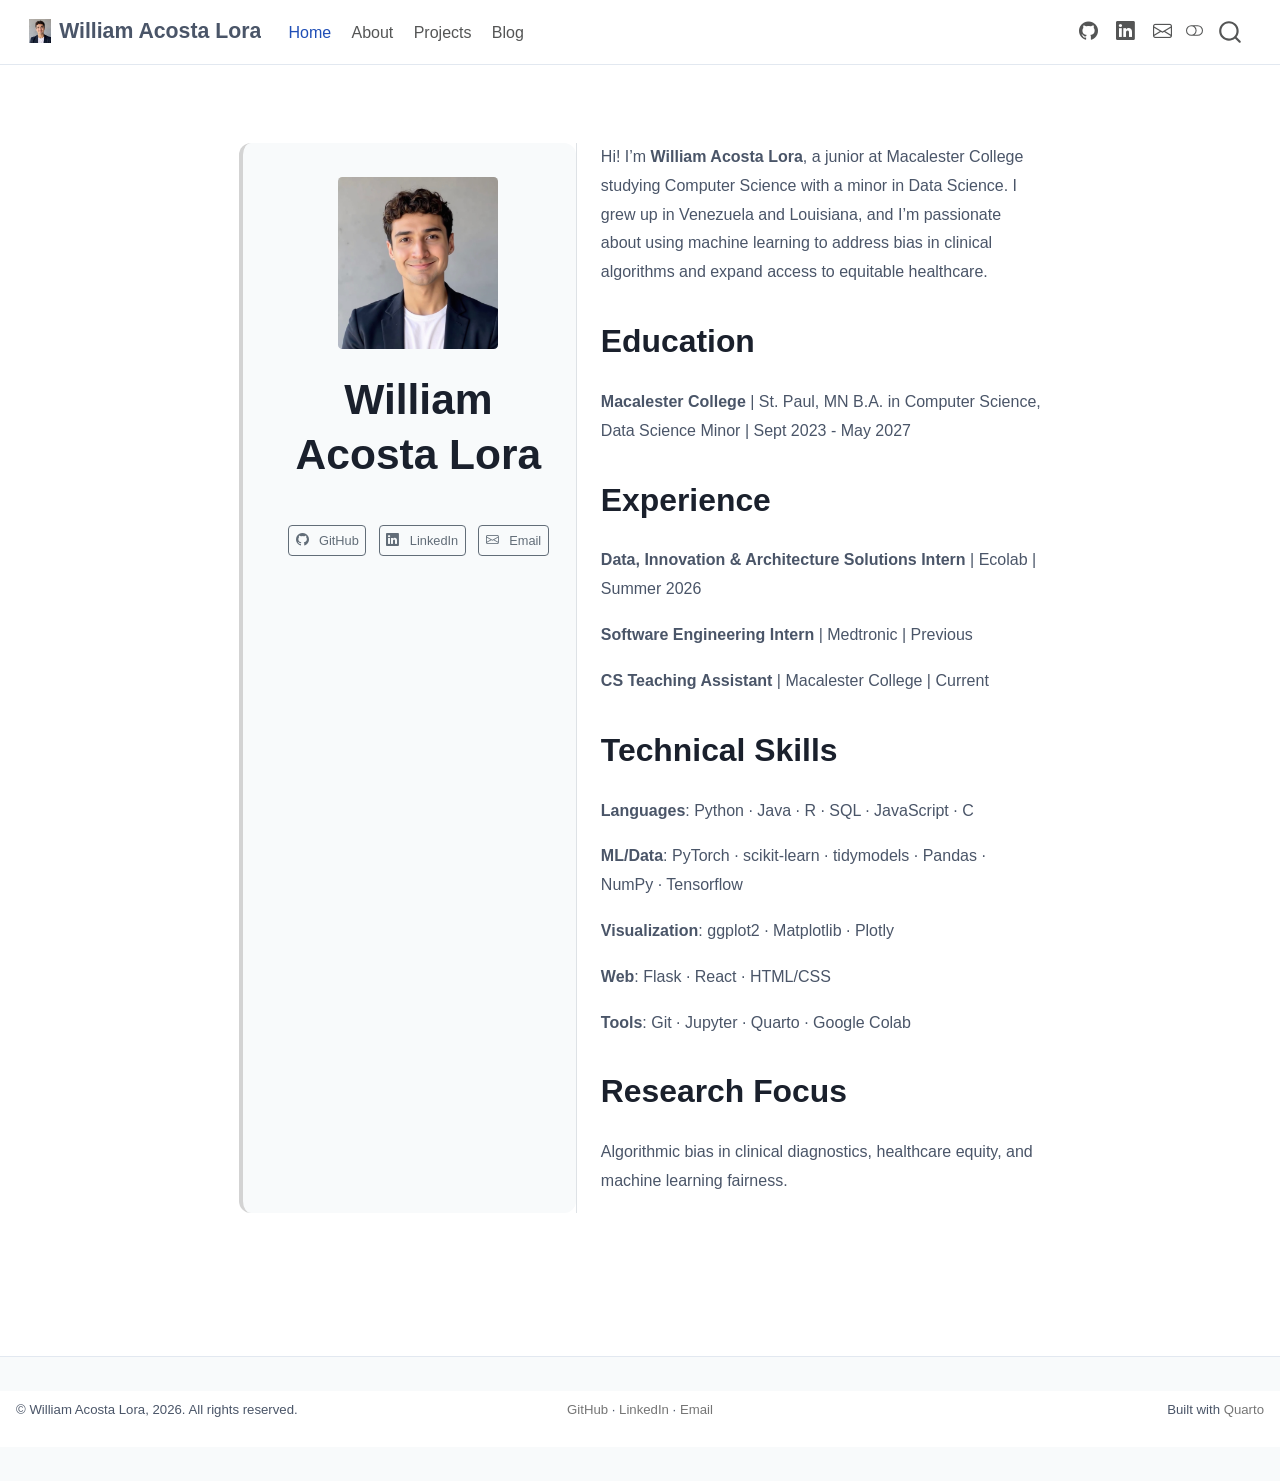
<file: docs/index.html>
<!DOCTYPE html>
<html xmlns="http://www.w3.org/1999/xhtml" lang="en" xml:lang="en"><head>

<meta charset="utf-8">
<meta name="generator" content="quarto-1.9.37">

<meta name="viewport" content="width=device-width, initial-scale=1.0, user-scalable=yes">


<title>William Acosta Lora – William Acosta Lora | Computer Science &amp; Healthcare Equity</title>
<style>
/* Default styles provided by pandoc.
** See https://pandoc.org/MANUAL.html#variables-for-html for config info.
*/
code{white-space: pre-wrap;}
span.smallcaps{font-variant: small-caps;}
div.columns{display: flex; gap: min(4vw, 1.5em);}
div.column{flex: auto; overflow-x: auto;}
div.hanging-indent{margin-left: 1.5em; text-indent: -1.5em;}
ul.task-list{list-style: none;}
ul.task-list li input[type="checkbox"] {
  width: 0.8em;
  margin: 0 0.8em 0.2em -1em; /* quarto-specific, see https://github.com/quarto-dev/quarto-cli/issues/4556 */ 
  vertical-align: middle;
}
</style>


<script src="site_libs/quarto-nav/quarto-nav.js"></script>
<script src="site_libs/quarto-nav/headroom.min.js"></script>
<script src="site_libs/clipboard/clipboard.min.js"></script>
<script src="site_libs/quarto-search/autocomplete.umd.js"></script>
<script src="site_libs/quarto-search/fuse.min.js"></script>
<script src="site_libs/quarto-search/quarto-search.js"></script>
<meta name="quarto:offset" content="./">
<script src="site_libs/quarto-html/quarto.js" type="module"></script>
<script src="site_libs/quarto-html/tabsets/tabsets.js" type="module"></script>
<script src="site_libs/quarto-html/popper.min.js"></script>
<script src="site_libs/quarto-html/tippy.umd.min.js"></script>
<link href="site_libs/quarto-html/tippy.css" rel="stylesheet">
<link href="site_libs/quarto-html/quarto-syntax-highlighting-7f8f88aac4f3542376d5c11b86a4c14d.css" rel="stylesheet" class="quarto-color-scheme" id="quarto-text-highlighting-styles">
<link href="site_libs/quarto-html/quarto-syntax-highlighting-dark-d0ae9245876894da5ac7e18953ecc5cc.css" rel="stylesheet" class="quarto-color-scheme quarto-color-alternate" id="quarto-text-highlighting-styles">
<link href="site_libs/quarto-html/quarto-syntax-highlighting-7f8f88aac4f3542376d5c11b86a4c14d.css" rel="stylesheet" class="quarto-color-scheme-extra" id="quarto-text-highlighting-styles">
<script src="site_libs/bootstrap/bootstrap.min.js"></script>
<link href="site_libs/bootstrap/bootstrap-icons.css" rel="stylesheet">
<link href="site_libs/bootstrap/bootstrap-b50fcc45842fcdedd5db528f06bb1f8f.min.css" rel="stylesheet" append-hash="true" class="quarto-color-scheme" id="quarto-bootstrap" data-mode="light">
<link href="site_libs/bootstrap/bootstrap-dark-d4e945a340e6152c7167dc577a656a9c.min.css" rel="stylesheet" append-hash="true" class="quarto-color-scheme quarto-color-alternate" id="quarto-bootstrap" data-mode="light">
<link href="site_libs/bootstrap/bootstrap-b50fcc45842fcdedd5db528f06bb1f8f.min.css" rel="stylesheet" append-hash="true" class="quarto-color-scheme-extra" id="quarto-bootstrap" data-mode="light">
<script id="quarto-search-options" type="application/json">{
  "location": "navbar",
  "copy-button": false,
  "collapse-after": 3,
  "panel-placement": "end",
  "type": "overlay",
  "limit": 50,
  "keyboard-shortcut": [
    "f",
    "/",
    "s"
  ],
  "show-item-context": false,
  "language": {
    "search-no-results-text": "No results",
    "search-matching-documents-text": "matching documents",
    "search-copy-link-title": "Copy link to search",
    "search-hide-matches-text": "Hide additional matches",
    "search-more-match-text": "more match in this document",
    "search-more-matches-text": "more matches in this document",
    "search-clear-button-title": "Clear",
    "search-text-placeholder": "",
    "search-detached-cancel-button-title": "Cancel",
    "search-submit-button-title": "Submit",
    "search-label": "Search"
  }
}</script>
<style>html{ scroll-behavior: smooth; }</style>


<link rel="stylesheet" href="styles.css">
<meta property="og:title" content="William Acosta Lora – William Acosta Lora | Computer Science &amp; Healthcare Equity">
<meta property="og:image" content="https://williamacostalora.com/images/william_headshot.png">
<meta property="og:site_name" content="William Acosta Lora | Computer Science &amp; Healthcare Equity">
<meta property="og:image:height" content="1154">
<meta property="og:image:width" content="1076">
<meta name="twitter:title" content="William Acosta Lora – William Acosta Lora | Computer Science &amp; Healthcare Equity">
<meta name="twitter:image" content="https://williamacostalora.com/images/william_headshot.png">
<meta name="twitter:image-height" content="1154">
<meta name="twitter:image-width" content="1076">
<meta name="twitter:card" content="summary_large_image">
</head>

<body class="nav-fixed fullcontent quarto-light"><script id="quarto-html-before-body" type="application/javascript">
    const toggleBodyColorMode = (bsSheetEl) => {
      const mode = bsSheetEl.getAttribute("data-mode");
      const bodyEl = window.document.querySelector("body");
      if (mode === "dark") {
        bodyEl.classList.add("quarto-dark");
        bodyEl.classList.remove("quarto-light");
      } else {
        bodyEl.classList.add("quarto-light");
        bodyEl.classList.remove("quarto-dark");
      }
    }
    const toggleBodyColorPrimary = () => {
      const bsSheetEl = window.document.querySelector("link#quarto-bootstrap:not([rel=disabled-stylesheet])");
      if (bsSheetEl) {
        toggleBodyColorMode(bsSheetEl);
      }
    }
    const setColorSchemeToggle = (alternate) => {
      const toggles = window.document.querySelectorAll('.quarto-color-scheme-toggle');
      for (let i=0; i < toggles.length; i++) {
        const toggle = toggles[i];
        if (toggle) {
          if (alternate) {
            toggle.classList.add("alternate");
          } else {
            toggle.classList.remove("alternate");
          }
        }
      }
    };
    const toggleColorMode = (alternate) => {
      // Switch the stylesheets
      const primaryStylesheets = window.document.querySelectorAll('link.quarto-color-scheme:not(.quarto-color-alternate)');
      const alternateStylesheets = window.document.querySelectorAll('link.quarto-color-scheme.quarto-color-alternate');
      manageTransitions('#quarto-margin-sidebar .nav-link', false);
      if (alternate) {
        // note: dark is layered on light, we don't disable primary!
        enableStylesheet(alternateStylesheets);
        for (const sheetNode of alternateStylesheets) {
          if (sheetNode.id === "quarto-bootstrap") {
            toggleBodyColorMode(sheetNode);
          }
        }
      } else {
        disableStylesheet(alternateStylesheets);
        enableStylesheet(primaryStylesheets)
        toggleBodyColorPrimary();
      }
      manageTransitions('#quarto-margin-sidebar .nav-link', true);
      // Switch the toggles
      setColorSchemeToggle(alternate)
      // Hack to workaround the fact that safari doesn't
      // properly recolor the scrollbar when toggling (#1455)
      if (navigator.userAgent.indexOf('Safari') > 0 && navigator.userAgent.indexOf('Chrome') == -1) {
        manageTransitions("body", false);
        window.scrollTo(0, 1);
        setTimeout(() => {
          window.scrollTo(0, 0);
          manageTransitions("body", true);
        }, 40);
      }
    }
    const disableStylesheet = (stylesheets) => {
      for (let i=0; i < stylesheets.length; i++) {
        const stylesheet = stylesheets[i];
        stylesheet.rel = 'disabled-stylesheet';
      }
    }
    const enableStylesheet = (stylesheets) => {
      for (let i=0; i < stylesheets.length; i++) {
        const stylesheet = stylesheets[i];
        if(stylesheet.rel !== 'stylesheet') { // for Chrome, which will still FOUC without this check
          stylesheet.rel = 'stylesheet';
        }
      }
    }
    const manageTransitions = (selector, allowTransitions) => {
      const els = window.document.querySelectorAll(selector);
      for (let i=0; i < els.length; i++) {
        const el = els[i];
        if (allowTransitions) {
          el.classList.remove('notransition');
        } else {
          el.classList.add('notransition');
        }
      }
    }
    const isFileUrl = () => {
      return window.location.protocol === 'file:';
    }
    const hasAlternateSentinel = () => {
      let styleSentinel = getColorSchemeSentinel();
      if (styleSentinel !== null) {
        return styleSentinel === "alternate";
      } else {
        return false;
      }
    }
    const setStyleSentinel = (alternate) => {
      const value = alternate ? "alternate" : "default";
      if (!isFileUrl()) {
        window.localStorage.setItem("quarto-color-scheme", value);
      } else {
        localAlternateSentinel = value;
      }
    }
    const getColorSchemeSentinel = () => {
      if (!isFileUrl()) {
        const storageValue = window.localStorage.getItem("quarto-color-scheme");
        return storageValue != null ? storageValue : localAlternateSentinel;
      } else {
        return localAlternateSentinel;
      }
    }
    const toggleGiscusIfUsed = (isAlternate, darkModeDefault) => {
      const baseTheme = document.querySelector('#giscus-base-theme')?.value ?? 'light';
      const alternateTheme = document.querySelector('#giscus-alt-theme')?.value ?? 'dark';
      let newTheme = '';
      if(authorPrefersDark) {
        newTheme = isAlternate ? baseTheme : alternateTheme;
      } else {
        newTheme = isAlternate ? alternateTheme : baseTheme;
      }
      const changeGiscusTheme = () => {
        // From: https://github.com/giscus/giscus/issues/336
        const sendMessage = (message) => {
          const iframe = document.querySelector('iframe.giscus-frame');
          if (!iframe) return;
          iframe.contentWindow.postMessage({ giscus: message }, 'https://giscus.app');
        }
        sendMessage({
          setConfig: {
            theme: newTheme
          }
        });
      }
      const isGiscussLoaded = window.document.querySelector('iframe.giscus-frame') !== null;
      if (isGiscussLoaded) {
        changeGiscusTheme();
      }
    };
    const authorPrefersDark = false;
    const darkModeDefault = authorPrefersDark;
      document.querySelector('link#quarto-text-highlighting-styles.quarto-color-scheme-extra').rel = 'disabled-stylesheet';
      document.querySelector('link#quarto-bootstrap.quarto-color-scheme-extra').rel = 'disabled-stylesheet';
    let localAlternateSentinel = darkModeDefault ? 'alternate' : 'default';
    // Dark / light mode switch
    window.quartoToggleColorScheme = () => {
      // Read the current dark / light value
      let toAlternate = !hasAlternateSentinel();
      toggleColorMode(toAlternate);
      setStyleSentinel(toAlternate);
      toggleGiscusIfUsed(toAlternate, darkModeDefault);
      window.dispatchEvent(new Event('resize'));
    };
    // Switch to dark mode if need be
    if (hasAlternateSentinel()) {
      toggleColorMode(true);
    } else {
      toggleColorMode(false);
    }
  </script>

<div id="quarto-search-results"></div>
  <header id="quarto-header" class="headroom fixed-top">
    <nav class="navbar navbar-expand-lg " data-bs-theme="dark">
      <div class="navbar-container container-fluid">
      <div class="navbar-brand-container mx-auto">
    <a href="./index.html" class="navbar-brand navbar-brand-logo">
    <img src="./images/william_headshot.png" alt="" class="navbar-logo light-content">
    <img src="./images/william_headshot.png" alt="" class="navbar-logo dark-content">
    </a>
    <a class="navbar-brand" href="./index.html">
    <span class="navbar-title">William Acosta Lora</span>
    </a>
  </div>
            <div id="quarto-search" class="" title="Search"></div>
          <button class="navbar-toggler" type="button" data-bs-toggle="collapse" data-bs-target="#navbarCollapse" aria-controls="navbarCollapse" role="menu" aria-expanded="false" aria-label="Toggle navigation" onclick="if (window.quartoToggleHeadroom) { window.quartoToggleHeadroom(); }">
  <span class="navbar-toggler-icon"></span>
</button>
          <div class="collapse navbar-collapse" id="navbarCollapse">
            <ul class="navbar-nav navbar-nav-scroll me-auto">
  <li class="nav-item">
    <a class="nav-link active" href="./index.html" aria-current="page"> 
<span class="menu-text">Home</span></a>
  </li>  
  <li class="nav-item">
    <a class="nav-link" href="./about.html"> 
<span class="menu-text">About</span></a>
  </li>  
  <li class="nav-item">
    <a class="nav-link" href="./projects.html"> 
<span class="menu-text">Projects</span></a>
  </li>  
  <li class="nav-item">
    <a class="nav-link" href="./posts.html"> 
<span class="menu-text">Blog</span></a>
  </li>  
</ul>
            <ul class="navbar-nav navbar-nav-scroll ms-auto">
  <li class="nav-item compact">
    <a class="nav-link" href="https://github.com/williamacostalora"> <i class="bi bi-github" role="img">
</i> 
<span class="menu-text"></span></a>
  </li>  
  <li class="nav-item compact">
    <a class="nav-link" href="https://www.linkedin.com/in/william-acosta-lora-2a288829a/"> <i class="bi bi-linkedin" role="img">
</i> 
<span class="menu-text"></span></a>
  </li>  
  <li class="nav-item compact">
    <a class="nav-link" href="mailto:waacosta13@gmail.com"> <i class="bi bi-envelope" role="img">
</i> 
<span class="menu-text"></span></a>
  </li>  
</ul>
          </div> <!-- /navcollapse -->
            <div class="quarto-navbar-tools">
  <a href="" class="quarto-color-scheme-toggle quarto-navigation-tool  px-1" onclick="window.quartoToggleColorScheme(); return false;" title="Toggle dark mode"><i class="bi"></i></a>
</div>
      </div> <!-- /container-fluid -->
    </nav>
</header>
<!-- content -->
<div id="quarto-content" class="quarto-container page-columns page-rows-contents page-layout-article page-navbar">
<!-- sidebar -->
<!-- margin-sidebar -->
    
<!-- main -->
<main class="content" id="quarto-document-content">





<div class="quarto-about-trestles">
  <div class="about-entity">
    <img src="images/william_headshot.png" class="about-image
  rounded " style="width: 10em;">
<header id="title-block-header" class="quarto-title-block default">
<div class="quarto-title">
<h1 class="title">William Acosta Lora</h1>
</div>
<div class="quarto-title-meta">
  </div>
</header>
    <div class="about-links">
  <a href="https://github.com/williamacostalora" class="about-link" rel="" target="">
    <i class="bi bi-github"></i>
     <span class="about-link-text">GitHub</span>
  </a>
  <a href="https://www.linkedin.com/in/william-acosta-lora-2a288829a/" class="about-link" rel="" target="">
    <i class="bi bi-linkedin"></i>
     <span class="about-link-text">LinkedIn</span>
  </a>
  <a href="mailto:waacosta13@gmail.com" class="about-link" rel="" target="">
    <i class="bi bi-envelope"></i>
     <span class="about-link-text">Email</span>
  </a>
</div>
  </div>
  <div class="about-contents"><div id="intro-heading">
<p>Hi! I’m <strong>William Acosta Lora</strong>, a junior at Macalester College studying Computer Science with a minor in Data Science. I grew up in Venezuela and Louisiana, and I’m passionate about using machine learning to address bias in clinical algorithms and expand access to equitable healthcare.</p>
<section id="education" class="level2">
<h2 data-anchor-id="education">Education</h2>
<p><strong>Macalester College</strong> | St.&nbsp;Paul, MN B.A. in Computer Science, Data Science Minor | Sept 2023 - May 2027</p>
</section>
<section id="experience" class="level2">
<h2 data-anchor-id="experience">Experience</h2>
<p><strong>Data, Innovation &amp; Architecture Solutions Intern</strong> | Ecolab | Summer 2026</p>
<p><strong>Software Engineering Intern</strong> | Medtronic | Previous</p>
<p><strong>CS Teaching Assistant</strong> | Macalester College | Current</p>
</section>
<section id="technical-skills" class="level2">
<h2 data-anchor-id="technical-skills">Technical Skills</h2>
<p><strong>Languages</strong>: Python · Java · R · SQL · JavaScript · C</p>
<p><strong>ML/Data</strong>: PyTorch · scikit-learn · tidymodels · Pandas · NumPy · Tensorflow</p>
<p><strong>Visualization</strong>: ggplot2 · Matplotlib · Plotly</p>
<p><strong>Web</strong>: Flask · React · HTML/CSS</p>
<p><strong>Tools</strong>: Git · Jupyter · Quarto · Google Colab</p>
</section>
<section id="research-focus" class="level2">
<h2 data-anchor-id="research-focus">Research Focus</h2>
<p>Algorithmic bias in clinical diagnostics, healthcare equity, and machine learning fairness.</p>
</section>
</div></div>
</div>





</main> <!-- /main -->
<script id="quarto-html-after-body" type="application/javascript">
  window.document.addEventListener("DOMContentLoaded", function (event) {
    // Ensure there is a toggle, if there isn't float one in the top right
    if (window.document.querySelector('.quarto-color-scheme-toggle') === null) {
      const a = window.document.createElement('a');
      a.classList.add('top-right');
      a.classList.add('quarto-color-scheme-toggle');
      a.href = "";
      a.onclick = function() { try { window.quartoToggleColorScheme(); } catch {} return false; };
      const i = window.document.createElement("i");
      i.classList.add('bi');
      a.appendChild(i);
      window.document.body.appendChild(a);
    }
    setColorSchemeToggle(hasAlternateSentinel())
    const isCodeAnnotation = (el) => {
      for (const clz of el.classList) {
        if (clz.startsWith('code-annotation-')) {                     
          return true;
        }
      }
      return false;
    }
    const onCopySuccess = function(e) {
      // button target
      const button = e.trigger;
      // don't keep focus
      button.blur();
      // flash "checked"
      button.classList.add('code-copy-button-checked');
      var currentTitle = button.getAttribute("title");
      button.setAttribute("title", "Copied!");
      let tooltip;
      if (window.bootstrap) {
        button.setAttribute("data-bs-toggle", "tooltip");
        button.setAttribute("data-bs-placement", "left");
        button.setAttribute("data-bs-title", "Copied!");
        tooltip = new bootstrap.Tooltip(button, 
          { trigger: "manual", 
            customClass: "code-copy-button-tooltip",
            offset: [0, -8]});
        tooltip.show();    
      }
      setTimeout(function() {
        if (tooltip) {
          tooltip.hide();
          button.removeAttribute("data-bs-title");
          button.removeAttribute("data-bs-toggle");
          button.removeAttribute("data-bs-placement");
        }
        button.setAttribute("title", currentTitle);
        button.classList.remove('code-copy-button-checked');
      }, 1000);
      // clear code selection
      e.clearSelection();
    }
    const getTextToCopy = function(trigger) {
      const outerScaffold = trigger.parentElement.cloneNode(true);
      const codeEl = outerScaffold.querySelector('code');
      for (const childEl of codeEl.children) {
        if (isCodeAnnotation(childEl)) {
          childEl.remove();
        }
      }
      return codeEl.innerText;
    }
    const clipboard = new window.ClipboardJS('.code-copy-button:not([data-in-quarto-modal])', {
      text: getTextToCopy
    });
    clipboard.on('success', onCopySuccess);
    if (window.document.getElementById('quarto-embedded-source-code-modal')) {
      const clipboardModal = new window.ClipboardJS('.code-copy-button[data-in-quarto-modal]', {
        text: getTextToCopy,
        container: window.document.getElementById('quarto-embedded-source-code-modal')
      });
      clipboardModal.on('success', onCopySuccess);
    }
      var localhostRegex = new RegExp(/^(?:http|https):\/\/localhost\:?[0-9]*\//);
      var mailtoRegex = new RegExp(/^mailto:/);
        var filterRegex = new RegExp("https:\/\/williamacostalora\.com");
      var isInternal = (href) => {
          return filterRegex.test(href) || localhostRegex.test(href) || mailtoRegex.test(href);
      }
      // Inspect non-navigation links and adorn them if external
     var links = window.document.querySelectorAll('a[href]:not(.nav-link):not(.navbar-brand):not(.toc-action):not(.sidebar-link):not(.sidebar-item-toggle):not(.pagination-link):not(.no-external):not([aria-hidden]):not(.dropdown-item):not(.quarto-navigation-tool):not(.about-link)');
      for (var i=0; i<links.length; i++) {
        const link = links[i];
        if (!isInternal(link.href)) {
          // undo the damage that might have been done by quarto-nav.js in the case of
          // links that we want to consider external
          if (link.dataset.originalHref !== undefined) {
            link.href = link.dataset.originalHref;
          }
        }
      }
    function tippyHover(el, contentFn, onTriggerFn, onUntriggerFn) {
      const config = {
        allowHTML: true,
        maxWidth: 500,
        delay: 100,
        arrow: false,
        appendTo: function(el) {
            return el.parentElement;
        },
        interactive: true,
        interactiveBorder: 10,
        theme: 'quarto',
        placement: 'bottom-start',
      };
      if (contentFn) {
        config.content = contentFn;
      }
      if (onTriggerFn) {
        config.onTrigger = onTriggerFn;
      }
      if (onUntriggerFn) {
        config.onUntrigger = onUntriggerFn;
      }
      window.tippy(el, config); 
    }
    const noterefs = window.document.querySelectorAll('a[role="doc-noteref"]');
    for (var i=0; i<noterefs.length; i++) {
      const ref = noterefs[i];
      tippyHover(ref, function() {
        // use id or data attribute instead here
        let href = ref.getAttribute('data-footnote-href') || ref.getAttribute('href');
        try { href = new URL(href).hash; } catch {}
        const id = href.replace(/^#\/?/, "");
        const note = window.document.getElementById(id);
        if (note) {
          return note.innerHTML;
        } else {
          return "";
        }
      });
    }
    const xrefs = window.document.querySelectorAll('a.quarto-xref');
    const processXRef = (id, note) => {
      // Strip column container classes
      const stripColumnClz = (el) => {
        el.classList.remove("page-full", "page-columns");
        if (el.children) {
          for (const child of el.children) {
            stripColumnClz(child);
          }
        }
      }
      stripColumnClz(note)
      if (id === null || id.startsWith('sec-')) {
        // Special case sections, only their first couple elements
        const container = document.createElement("div");
        if (note.children && note.children.length > 2) {
          container.appendChild(note.children[0].cloneNode(true));
          for (let i = 1; i < note.children.length; i++) {
            const child = note.children[i];
            if (child.tagName === "P" && child.innerText === "") {
              continue;
            } else {
              container.appendChild(child.cloneNode(true));
              break;
            }
          }
          if (window.Quarto?.typesetMath) {
            window.Quarto.typesetMath(container);
          }
          return container.innerHTML
        } else {
          if (window.Quarto?.typesetMath) {
            window.Quarto.typesetMath(note);
          }
          return note.innerHTML;
        }
      } else {
        // Remove any anchor links if they are present
        const anchorLink = note.querySelector('a.anchorjs-link');
        if (anchorLink) {
          anchorLink.remove();
        }
        if (window.Quarto?.typesetMath) {
          window.Quarto.typesetMath(note);
        }
        if (note.classList.contains("callout")) {
          return note.outerHTML;
        } else {
          return note.innerHTML;
        }
      }
    }
    for (var i=0; i<xrefs.length; i++) {
      const xref = xrefs[i];
      tippyHover(xref, undefined, function(instance) {
        instance.disable();
        let url = xref.getAttribute('href');
        let hash = undefined; 
        if (url.startsWith('#')) {
          hash = url;
        } else {
          try { hash = new URL(url).hash; } catch {}
        }
        if (hash) {
          const id = hash.replace(/^#\/?/, "");
          const note = window.document.getElementById(id);
          if (note !== null) {
            try {
              const html = processXRef(id, note.cloneNode(true));
              instance.setContent(html);
            } finally {
              instance.enable();
              instance.show();
            }
          } else {
            // See if we can fetch this
            fetch(url.split('#')[0])
            .then(res => res.text())
            .then(html => {
              const parser = new DOMParser();
              const htmlDoc = parser.parseFromString(html, "text/html");
              const note = htmlDoc.getElementById(id);
              if (note !== null) {
                const html = processXRef(id, note);
                instance.setContent(html);
              } 
            }).finally(() => {
              instance.enable();
              instance.show();
            });
          }
        } else {
          // See if we can fetch a full url (with no hash to target)
          // This is a special case and we should probably do some content thinning / targeting
          fetch(url)
          .then(res => res.text())
          .then(html => {
            const parser = new DOMParser();
            const htmlDoc = parser.parseFromString(html, "text/html");
            const note = htmlDoc.querySelector('main.content');
            if (note !== null) {
              // This should only happen for chapter cross references
              // (since there is no id in the URL)
              // remove the first header
              if (note.children.length > 0 && note.children[0].tagName === "HEADER") {
                note.children[0].remove();
              }
              const html = processXRef(null, note);
              instance.setContent(html);
            } 
          }).finally(() => {
            instance.enable();
            instance.show();
          });
        }
      }, function(instance) {
      });
    }
        let selectedAnnoteEl;
        const selectorForAnnotation = ( cell, annotation) => {
          let cellAttr = 'data-code-cell="' + cell + '"';
          let lineAttr = 'data-code-annotation="' +  annotation + '"';
          const selector = 'span[' + cellAttr + '][' + lineAttr + ']';
          return selector;
        }
        const selectCodeLines = (annoteEl) => {
          const doc = window.document;
          const targetCell = annoteEl.getAttribute("data-target-cell");
          const targetAnnotation = annoteEl.getAttribute("data-target-annotation");
          const annoteSpan = window.document.querySelector(selectorForAnnotation(targetCell, targetAnnotation));
          const lines = annoteSpan.getAttribute("data-code-lines").split(",");
          const lineIds = lines.map((line) => {
            return targetCell + "-" + line;
          })
          let top = null;
          let height = null;
          let parent = null;
          if (lineIds.length > 0) {
              //compute the position of the single el (top and bottom and make a div)
              const el = window.document.getElementById(lineIds[0]);
              top = el.offsetTop;
              height = el.offsetHeight;
              parent = el.parentElement.parentElement;
            if (lineIds.length > 1) {
              const lastEl = window.document.getElementById(lineIds[lineIds.length - 1]);
              const bottom = lastEl.offsetTop + lastEl.offsetHeight;
              height = bottom - top;
            }
            if (top !== null && height !== null && parent !== null) {
              // cook up a div (if necessary) and position it 
              let div = window.document.getElementById("code-annotation-line-highlight");
              if (div === null) {
                div = window.document.createElement("div");
                div.setAttribute("id", "code-annotation-line-highlight");
                div.style.position = 'absolute';
                parent.appendChild(div);
              }
              div.style.top = top - 2 + "px";
              div.style.height = height + 4 + "px";
              div.style.left = 0;
              let gutterDiv = window.document.getElementById("code-annotation-line-highlight-gutter");
              if (gutterDiv === null) {
                gutterDiv = window.document.createElement("div");
                gutterDiv.setAttribute("id", "code-annotation-line-highlight-gutter");
                gutterDiv.style.position = 'absolute';
                const codeCell = window.document.getElementById(targetCell);
                const gutter = codeCell.querySelector('.code-annotation-gutter');
                gutter.appendChild(gutterDiv);
              }
              gutterDiv.style.top = top - 2 + "px";
              gutterDiv.style.height = height + 4 + "px";
            }
            selectedAnnoteEl = annoteEl;
          }
        };
        const unselectCodeLines = () => {
          const elementsIds = ["code-annotation-line-highlight", "code-annotation-line-highlight-gutter"];
          elementsIds.forEach((elId) => {
            const div = window.document.getElementById(elId);
            if (div) {
              div.remove();
            }
          });
          selectedAnnoteEl = undefined;
        };
          // Handle positioning of the toggle
      window.addEventListener(
        "resize",
        throttle(() => {
          elRect = undefined;
          if (selectedAnnoteEl) {
            selectCodeLines(selectedAnnoteEl);
          }
        }, 10)
      );
      function throttle(fn, ms) {
      let throttle = false;
      let timer;
        return (...args) => {
          if(!throttle) { // first call gets through
              fn.apply(this, args);
              throttle = true;
          } else { // all the others get throttled
              if(timer) clearTimeout(timer); // cancel #2
              timer = setTimeout(() => {
                fn.apply(this, args);
                timer = throttle = false;
              }, ms);
          }
        };
      }
        // Attach click handler to the DT
        const annoteDls = window.document.querySelectorAll('dt[data-target-cell]');
        for (const annoteDlNode of annoteDls) {
          annoteDlNode.addEventListener('click', (event) => {
            const clickedEl = event.target;
            if (clickedEl !== selectedAnnoteEl) {
              unselectCodeLines();
              const activeEl = window.document.querySelector('dt[data-target-cell].code-annotation-active');
              if (activeEl) {
                activeEl.classList.remove('code-annotation-active');
              }
              selectCodeLines(clickedEl);
              clickedEl.classList.add('code-annotation-active');
            } else {
              // Unselect the line
              unselectCodeLines();
              clickedEl.classList.remove('code-annotation-active');
            }
          });
        }
    const findCites = (el) => {
      const parentEl = el.parentElement;
      if (parentEl) {
        const cites = parentEl.dataset.cites;
        if (cites) {
          return {
            el,
            cites: cites.split(' ')
          };
        } else {
          return findCites(el.parentElement)
        }
      } else {
        return undefined;
      }
    };
    var bibliorefs = window.document.querySelectorAll('a[role="doc-biblioref"]');
    for (var i=0; i<bibliorefs.length; i++) {
      const ref = bibliorefs[i];
      const citeInfo = findCites(ref);
      if (citeInfo) {
        tippyHover(citeInfo.el, function() {
          var popup = window.document.createElement('div');
          citeInfo.cites.forEach(function(cite) {
            var citeDiv = window.document.createElement('div');
            citeDiv.classList.add('hanging-indent');
            citeDiv.classList.add('csl-entry');
            var biblioDiv = window.document.getElementById('ref-' + cite);
            if (biblioDiv) {
              citeDiv.innerHTML = biblioDiv.innerHTML;
            }
            popup.appendChild(citeDiv);
          });
          return popup.innerHTML;
        });
      }
    }
  });
  </script>
</div> <!-- /content -->
<footer class="footer">
  <div class="nav-footer">
    <div class="nav-footer-left">
<p>© William Acosta Lora, 2026. All rights reserved.</p>
</div>   
    <div class="nav-footer-center">
<p><a href="https://github.com/williamacostalora">GitHub</a> · <a href="https://www.linkedin.com/in/william-acosta-lora-2a288829a/">LinkedIn</a> · <a href="mailto:waacosta13@gmail.com">Email</a></p>
</div>
    <div class="nav-footer-right">
<p>Built with <a href="https://quarto.org/">Quarto</a></p>
</div>
  </div>
</footer>




<script src="site_libs/quarto-html/zenscroll-min.js"></script>
</body></html>
</file>
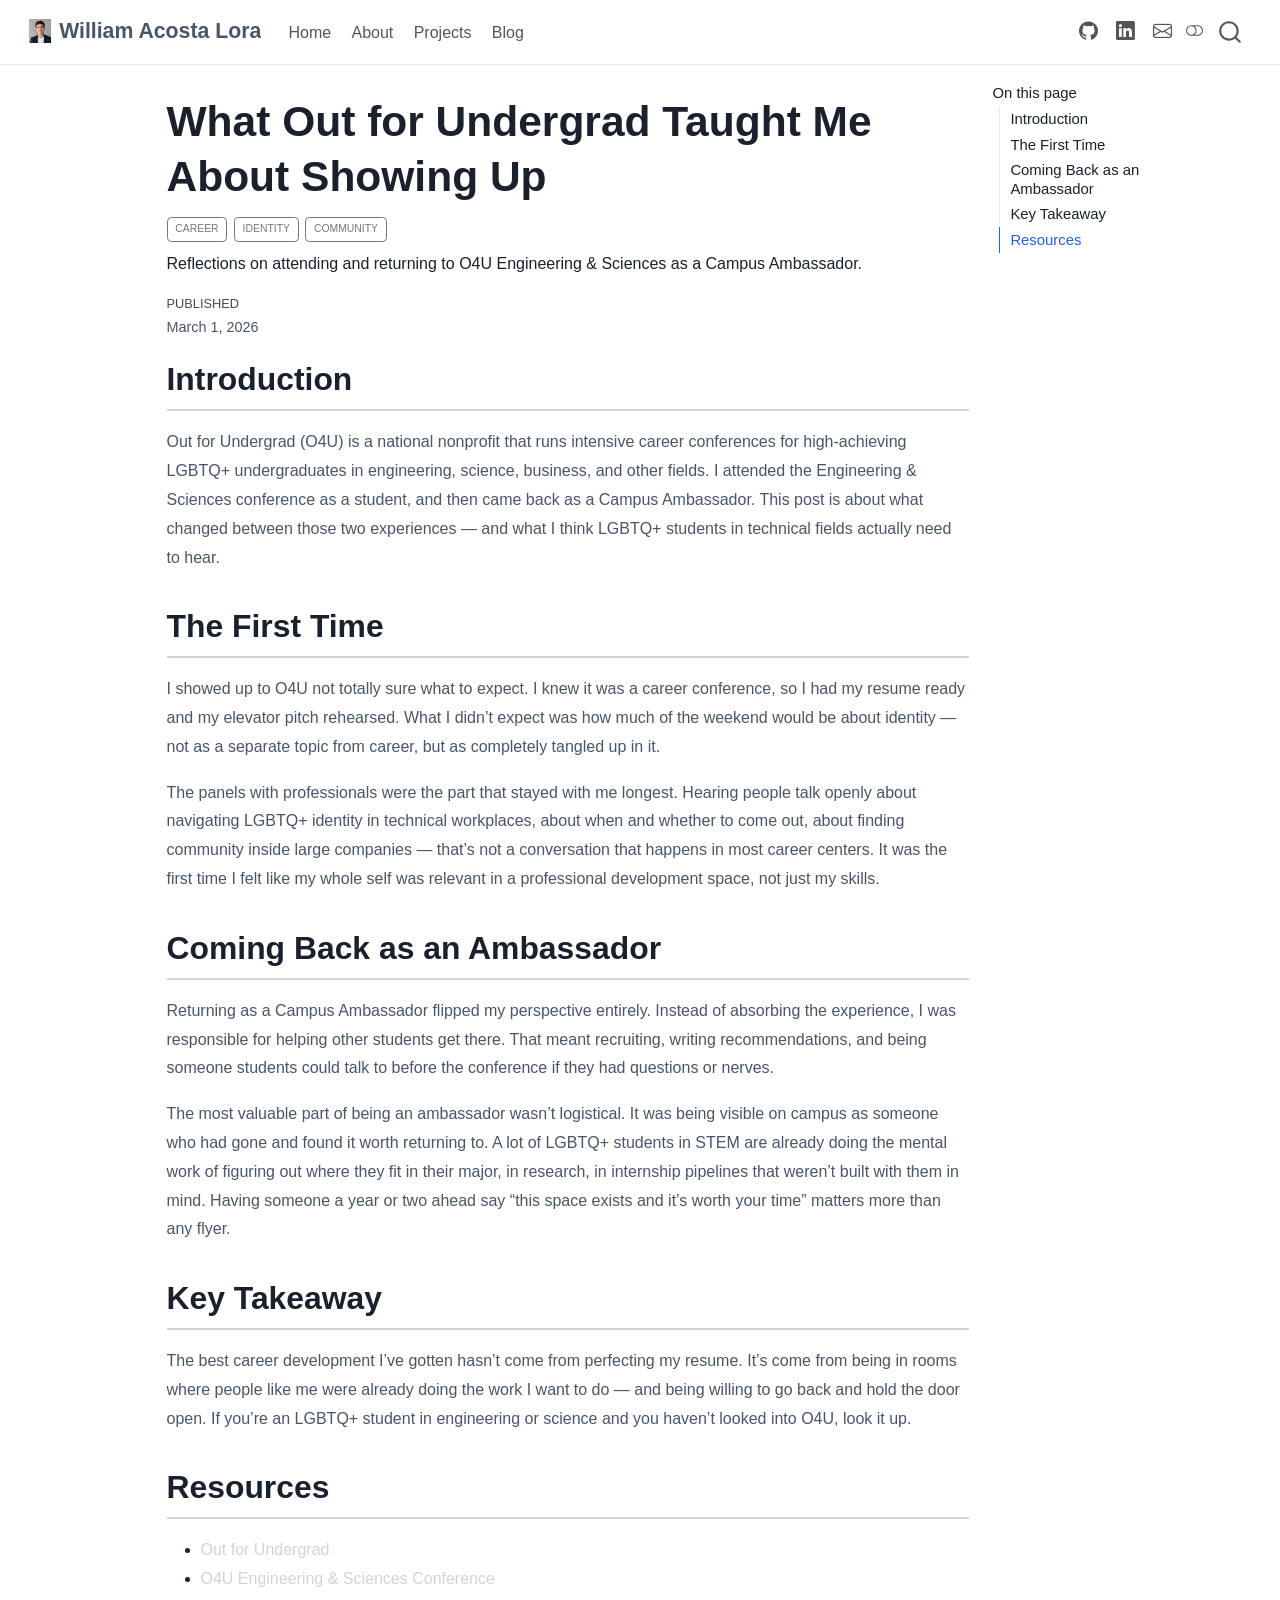
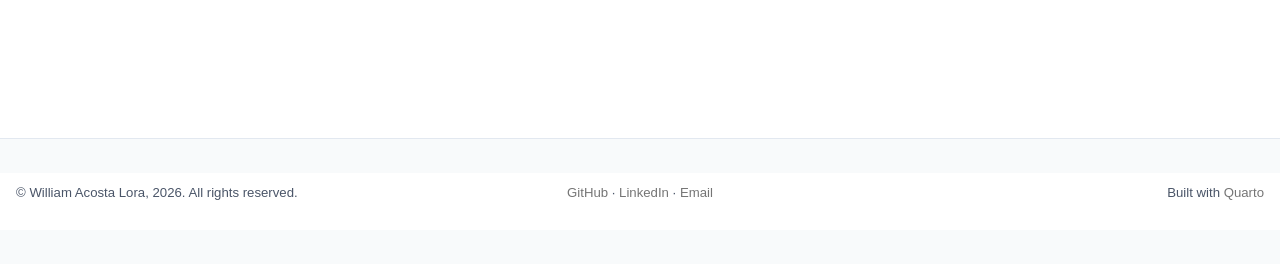
<file: docs/posts/o4u_post/index.html>
<!DOCTYPE html>
<html xmlns="http://www.w3.org/1999/xhtml" lang="en" xml:lang="en"><head>

<meta charset="utf-8">
<meta name="generator" content="quarto-1.9.37">

<meta name="viewport" content="width=device-width, initial-scale=1.0, user-scalable=yes">

<meta name="dcterms.date" content="2026-03-01">
<meta name="description" content="Reflections on attending and returning to O4U Engineering &amp; Sciences as a Campus Ambassador.">

<title>What Out for Undergrad Taught Me About Showing Up – William Acosta Lora | Computer Science &amp; Healthcare Equity</title>
<style>
/* Default styles provided by pandoc.
** See https://pandoc.org/MANUAL.html#variables-for-html for config info.
*/
code{white-space: pre-wrap;}
span.smallcaps{font-variant: small-caps;}
div.columns{display: flex; gap: min(4vw, 1.5em);}
div.column{flex: auto; overflow-x: auto;}
div.hanging-indent{margin-left: 1.5em; text-indent: -1.5em;}
ul.task-list{list-style: none;}
ul.task-list li input[type="checkbox"] {
  width: 0.8em;
  margin: 0 0.8em 0.2em -1em; /* quarto-specific, see https://github.com/quarto-dev/quarto-cli/issues/4556 */ 
  vertical-align: middle;
}
</style>


<script src="../../site_libs/quarto-nav/quarto-nav.js"></script>
<script src="../../site_libs/quarto-nav/headroom.min.js"></script>
<script src="../../site_libs/clipboard/clipboard.min.js"></script>
<script src="../../site_libs/quarto-search/autocomplete.umd.js"></script>
<script src="../../site_libs/quarto-search/fuse.min.js"></script>
<script src="../../site_libs/quarto-search/quarto-search.js"></script>
<meta name="quarto:offset" content="../../">
<script src="../../site_libs/quarto-html/quarto.js" type="module"></script>
<script src="../../site_libs/quarto-html/tabsets/tabsets.js" type="module"></script>
<script src="../../site_libs/quarto-html/popper.min.js"></script>
<script src="../../site_libs/quarto-html/tippy.umd.min.js"></script>
<script src="../../site_libs/quarto-html/anchor.min.js"></script>
<link href="../../site_libs/quarto-html/tippy.css" rel="stylesheet">
<link href="../../site_libs/quarto-html/quarto-syntax-highlighting-7f8f88aac4f3542376d5c11b86a4c14d.css" rel="stylesheet" class="quarto-color-scheme" id="quarto-text-highlighting-styles">
<link href="../../site_libs/quarto-html/quarto-syntax-highlighting-dark-d0ae9245876894da5ac7e18953ecc5cc.css" rel="stylesheet" class="quarto-color-scheme quarto-color-alternate" id="quarto-text-highlighting-styles">
<link href="../../site_libs/quarto-html/quarto-syntax-highlighting-7f8f88aac4f3542376d5c11b86a4c14d.css" rel="stylesheet" class="quarto-color-scheme-extra" id="quarto-text-highlighting-styles">
<script src="../../site_libs/bootstrap/bootstrap.min.js"></script>
<link href="../../site_libs/bootstrap/bootstrap-icons.css" rel="stylesheet">
<link href="../../site_libs/bootstrap/bootstrap-b50fcc45842fcdedd5db528f06bb1f8f.min.css" rel="stylesheet" append-hash="true" class="quarto-color-scheme" id="quarto-bootstrap" data-mode="light">
<link href="../../site_libs/bootstrap/bootstrap-dark-d4e945a340e6152c7167dc577a656a9c.min.css" rel="stylesheet" append-hash="true" class="quarto-color-scheme quarto-color-alternate" id="quarto-bootstrap" data-mode="light">
<link href="../../site_libs/bootstrap/bootstrap-b50fcc45842fcdedd5db528f06bb1f8f.min.css" rel="stylesheet" append-hash="true" class="quarto-color-scheme-extra" id="quarto-bootstrap" data-mode="light">
<script id="quarto-search-options" type="application/json">{
  "location": "navbar",
  "copy-button": false,
  "collapse-after": 3,
  "panel-placement": "end",
  "type": "overlay",
  "limit": 50,
  "keyboard-shortcut": [
    "f",
    "/",
    "s"
  ],
  "show-item-context": false,
  "language": {
    "search-no-results-text": "No results",
    "search-matching-documents-text": "matching documents",
    "search-copy-link-title": "Copy link to search",
    "search-hide-matches-text": "Hide additional matches",
    "search-more-match-text": "more match in this document",
    "search-more-matches-text": "more matches in this document",
    "search-clear-button-title": "Clear",
    "search-text-placeholder": "",
    "search-detached-cancel-button-title": "Cancel",
    "search-submit-button-title": "Submit",
    "search-label": "Search"
  }
}</script>
<style>html{ scroll-behavior: smooth; }</style>


<link rel="stylesheet" href="../../styles.css">
<meta property="og:title" content="What Out for Undergrad Taught Me About Showing Up – William Acosta Lora | Computer Science &amp; Healthcare Equity">
<meta property="og:description" content="Reflections on attending and returning to O4U Engineering &amp; Sciences as a Campus Ambassador.">
<meta property="og:image" content="https://williamacostalora.com/posts/o4u_post/featured.png">
<meta property="og:site_name" content="William Acosta Lora | Computer Science &amp; Healthcare Equity">
<meta property="og:image:height" content="225">
<meta property="og:image:width" content="225">
<meta name="twitter:title" content="What Out for Undergrad Taught Me About Showing Up – William Acosta Lora | Computer Science &amp; Healthcare Equity">
<meta name="twitter:description" content="Reflections on attending and returning to O4U Engineering &amp; Sciences as a Campus Ambassador.">
<meta name="twitter:image" content="https://williamacostalora.com/posts/o4u_post/featured.png">
<meta name="twitter:image-height" content="225">
<meta name="twitter:image-width" content="225">
<meta name="twitter:card" content="summary_large_image">
</head>

<body class="nav-fixed quarto-light"><script id="quarto-html-before-body" type="application/javascript">
    const toggleBodyColorMode = (bsSheetEl) => {
      const mode = bsSheetEl.getAttribute("data-mode");
      const bodyEl = window.document.querySelector("body");
      if (mode === "dark") {
        bodyEl.classList.add("quarto-dark");
        bodyEl.classList.remove("quarto-light");
      } else {
        bodyEl.classList.add("quarto-light");
        bodyEl.classList.remove("quarto-dark");
      }
    }
    const toggleBodyColorPrimary = () => {
      const bsSheetEl = window.document.querySelector("link#quarto-bootstrap:not([rel=disabled-stylesheet])");
      if (bsSheetEl) {
        toggleBodyColorMode(bsSheetEl);
      }
    }
    const setColorSchemeToggle = (alternate) => {
      const toggles = window.document.querySelectorAll('.quarto-color-scheme-toggle');
      for (let i=0; i < toggles.length; i++) {
        const toggle = toggles[i];
        if (toggle) {
          if (alternate) {
            toggle.classList.add("alternate");
          } else {
            toggle.classList.remove("alternate");
          }
        }
      }
    };
    const toggleColorMode = (alternate) => {
      // Switch the stylesheets
      const primaryStylesheets = window.document.querySelectorAll('link.quarto-color-scheme:not(.quarto-color-alternate)');
      const alternateStylesheets = window.document.querySelectorAll('link.quarto-color-scheme.quarto-color-alternate');
      manageTransitions('#quarto-margin-sidebar .nav-link', false);
      if (alternate) {
        // note: dark is layered on light, we don't disable primary!
        enableStylesheet(alternateStylesheets);
        for (const sheetNode of alternateStylesheets) {
          if (sheetNode.id === "quarto-bootstrap") {
            toggleBodyColorMode(sheetNode);
          }
        }
      } else {
        disableStylesheet(alternateStylesheets);
        enableStylesheet(primaryStylesheets)
        toggleBodyColorPrimary();
      }
      manageTransitions('#quarto-margin-sidebar .nav-link', true);
      // Switch the toggles
      setColorSchemeToggle(alternate)
      // Hack to workaround the fact that safari doesn't
      // properly recolor the scrollbar when toggling (#1455)
      if (navigator.userAgent.indexOf('Safari') > 0 && navigator.userAgent.indexOf('Chrome') == -1) {
        manageTransitions("body", false);
        window.scrollTo(0, 1);
        setTimeout(() => {
          window.scrollTo(0, 0);
          manageTransitions("body", true);
        }, 40);
      }
    }
    const disableStylesheet = (stylesheets) => {
      for (let i=0; i < stylesheets.length; i++) {
        const stylesheet = stylesheets[i];
        stylesheet.rel = 'disabled-stylesheet';
      }
    }
    const enableStylesheet = (stylesheets) => {
      for (let i=0; i < stylesheets.length; i++) {
        const stylesheet = stylesheets[i];
        if(stylesheet.rel !== 'stylesheet') { // for Chrome, which will still FOUC without this check
          stylesheet.rel = 'stylesheet';
        }
      }
    }
    const manageTransitions = (selector, allowTransitions) => {
      const els = window.document.querySelectorAll(selector);
      for (let i=0; i < els.length; i++) {
        const el = els[i];
        if (allowTransitions) {
          el.classList.remove('notransition');
        } else {
          el.classList.add('notransition');
        }
      }
    }
    const isFileUrl = () => {
      return window.location.protocol === 'file:';
    }
    const hasAlternateSentinel = () => {
      let styleSentinel = getColorSchemeSentinel();
      if (styleSentinel !== null) {
        return styleSentinel === "alternate";
      } else {
        return false;
      }
    }
    const setStyleSentinel = (alternate) => {
      const value = alternate ? "alternate" : "default";
      if (!isFileUrl()) {
        window.localStorage.setItem("quarto-color-scheme", value);
      } else {
        localAlternateSentinel = value;
      }
    }
    const getColorSchemeSentinel = () => {
      if (!isFileUrl()) {
        const storageValue = window.localStorage.getItem("quarto-color-scheme");
        return storageValue != null ? storageValue : localAlternateSentinel;
      } else {
        return localAlternateSentinel;
      }
    }
    const toggleGiscusIfUsed = (isAlternate, darkModeDefault) => {
      const baseTheme = document.querySelector('#giscus-base-theme')?.value ?? 'light';
      const alternateTheme = document.querySelector('#giscus-alt-theme')?.value ?? 'dark';
      let newTheme = '';
      if(authorPrefersDark) {
        newTheme = isAlternate ? baseTheme : alternateTheme;
      } else {
        newTheme = isAlternate ? alternateTheme : baseTheme;
      }
      const changeGiscusTheme = () => {
        // From: https://github.com/giscus/giscus/issues/336
        const sendMessage = (message) => {
          const iframe = document.querySelector('iframe.giscus-frame');
          if (!iframe) return;
          iframe.contentWindow.postMessage({ giscus: message }, 'https://giscus.app');
        }
        sendMessage({
          setConfig: {
            theme: newTheme
          }
        });
      }
      const isGiscussLoaded = window.document.querySelector('iframe.giscus-frame') !== null;
      if (isGiscussLoaded) {
        changeGiscusTheme();
      }
    };
    const authorPrefersDark = false;
    const darkModeDefault = authorPrefersDark;
      document.querySelector('link#quarto-text-highlighting-styles.quarto-color-scheme-extra').rel = 'disabled-stylesheet';
      document.querySelector('link#quarto-bootstrap.quarto-color-scheme-extra').rel = 'disabled-stylesheet';
    let localAlternateSentinel = darkModeDefault ? 'alternate' : 'default';
    // Dark / light mode switch
    window.quartoToggleColorScheme = () => {
      // Read the current dark / light value
      let toAlternate = !hasAlternateSentinel();
      toggleColorMode(toAlternate);
      setStyleSentinel(toAlternate);
      toggleGiscusIfUsed(toAlternate, darkModeDefault);
      window.dispatchEvent(new Event('resize'));
    };
    // Switch to dark mode if need be
    if (hasAlternateSentinel()) {
      toggleColorMode(true);
    } else {
      toggleColorMode(false);
    }
  </script>

<div id="quarto-search-results"></div>
  <header id="quarto-header" class="headroom fixed-top">
    <nav class="navbar navbar-expand-lg " data-bs-theme="dark">
      <div class="navbar-container container-fluid">
      <div class="navbar-brand-container mx-auto">
    <a href="../../index.html" class="navbar-brand navbar-brand-logo">
    <img src="../../images/william_headshot.png" alt="" class="navbar-logo light-content">
    <img src="../../images/william_headshot.png" alt="" class="navbar-logo dark-content">
    </a>
    <a class="navbar-brand" href="../../index.html">
    <span class="navbar-title">William Acosta Lora</span>
    </a>
  </div>
            <div id="quarto-search" class="" title="Search"></div>
          <button class="navbar-toggler" type="button" data-bs-toggle="collapse" data-bs-target="#navbarCollapse" aria-controls="navbarCollapse" role="menu" aria-expanded="false" aria-label="Toggle navigation" onclick="if (window.quartoToggleHeadroom) { window.quartoToggleHeadroom(); }">
  <span class="navbar-toggler-icon"></span>
</button>
          <div class="collapse navbar-collapse" id="navbarCollapse">
            <ul class="navbar-nav navbar-nav-scroll me-auto">
  <li class="nav-item">
    <a class="nav-link" href="../../index.html"> 
<span class="menu-text">Home</span></a>
  </li>  
  <li class="nav-item">
    <a class="nav-link" href="../../about.html"> 
<span class="menu-text">About</span></a>
  </li>  
  <li class="nav-item">
    <a class="nav-link" href="../../projects.html"> 
<span class="menu-text">Projects</span></a>
  </li>  
  <li class="nav-item">
    <a class="nav-link" href="../../posts.html"> 
<span class="menu-text">Blog</span></a>
  </li>  
</ul>
            <ul class="navbar-nav navbar-nav-scroll ms-auto">
  <li class="nav-item compact">
    <a class="nav-link" href="https://github.com/williamacostalora"> <i class="bi bi-github" role="img">
</i> 
<span class="menu-text"></span></a>
  </li>  
  <li class="nav-item compact">
    <a class="nav-link" href="https://www.linkedin.com/in/william-acosta-lora-2a288829a/"> <i class="bi bi-linkedin" role="img">
</i> 
<span class="menu-text"></span></a>
  </li>  
  <li class="nav-item compact">
    <a class="nav-link" href="mailto:waacosta13@gmail.com"> <i class="bi bi-envelope" role="img">
</i> 
<span class="menu-text"></span></a>
  </li>  
</ul>
          </div> <!-- /navcollapse -->
            <div class="quarto-navbar-tools">
  <a href="" class="quarto-color-scheme-toggle quarto-navigation-tool  px-1" onclick="window.quartoToggleColorScheme(); return false;" title="Toggle dark mode"><i class="bi"></i></a>
</div>
      </div> <!-- /container-fluid -->
    </nav>
</header>
<!-- content -->
<div id="quarto-content" class="quarto-container page-columns page-rows-contents page-layout-article page-navbar">
<!-- sidebar -->
<!-- margin-sidebar -->
    <div id="quarto-margin-sidebar" class="sidebar margin-sidebar">
        <nav id="TOC" role="doc-toc" class="toc-active">
    <h2 id="toc-title">On this page</h2>
   
  <ul class="collapse">
  <li><a href="#introduction" id="toc-introduction" class="nav-link active" data-scroll-target="#introduction">Introduction</a></li>
  <li><a href="#the-first-time" id="toc-the-first-time" class="nav-link" data-scroll-target="#the-first-time">The First Time</a></li>
  <li><a href="#coming-back-as-an-ambassador" id="toc-coming-back-as-an-ambassador" class="nav-link" data-scroll-target="#coming-back-as-an-ambassador">Coming Back as an Ambassador</a></li>
  <li><a href="#key-takeaway" id="toc-key-takeaway" class="nav-link" data-scroll-target="#key-takeaway">Key Takeaway</a></li>
  <li><a href="#resources" id="toc-resources" class="nav-link" data-scroll-target="#resources">Resources</a></li>
  </ul>
</nav>
    </div>
<!-- main -->
<main class="content" id="quarto-document-content">


<header id="title-block-header" class="quarto-title-block default">
<div class="quarto-title">
<h1 class="title">What Out for Undergrad Taught Me About Showing Up</h1>
  <div class="quarto-categories">
    <div class="quarto-category">Career</div>
    <div class="quarto-category">Identity</div>
    <div class="quarto-category">Community</div>
  </div>
  </div>

<div>
  <div class="description">
    Reflections on attending and returning to O4U Engineering &amp; Sciences as a Campus Ambassador.
  </div>
</div>


<div class="quarto-title-meta">

    
    <div>
    <div class="quarto-title-meta-heading">Published</div>
    <div class="quarto-title-meta-contents">
      <p class="date">March 1, 2026</p>
    </div>
  </div>
  
    
  </div>
  


</header>


<section id="introduction" class="level2">
<h2 class="anchored" data-anchor-id="introduction">Introduction</h2>
<p>Out for Undergrad (O4U) is a national nonprofit that runs intensive career conferences for high-achieving LGBTQ+ undergraduates in engineering, science, business, and other fields. I attended the Engineering &amp; Sciences conference as a student, and then came back as a Campus Ambassador. This post is about what changed between those two experiences — and what I think LGBTQ+ students in technical fields actually need to hear.</p>
</section>
<section id="the-first-time" class="level2">
<h2 class="anchored" data-anchor-id="the-first-time">The First Time</h2>
<p>I showed up to O4U not totally sure what to expect. I knew it was a career conference, so I had my resume ready and my elevator pitch rehearsed. What I didn’t expect was how much of the weekend would be about identity — not as a separate topic from career, but as completely tangled up in it.</p>
<p>The panels with professionals were the part that stayed with me longest. Hearing people talk openly about navigating LGBTQ+ identity in technical workplaces, about when and whether to come out, about finding community inside large companies — that’s not a conversation that happens in most career centers. It was the first time I felt like my whole self was relevant in a professional development space, not just my skills.</p>
</section>
<section id="coming-back-as-an-ambassador" class="level2">
<h2 class="anchored" data-anchor-id="coming-back-as-an-ambassador">Coming Back as an Ambassador</h2>
<p>Returning as a Campus Ambassador flipped my perspective entirely. Instead of absorbing the experience, I was responsible for helping other students get there. That meant recruiting, writing recommendations, and being someone students could talk to before the conference if they had questions or nerves.</p>
<p>The most valuable part of being an ambassador wasn’t logistical. It was being visible on campus as someone who had gone and found it worth returning to. A lot of LGBTQ+ students in STEM are already doing the mental work of figuring out where they fit in their major, in research, in internship pipelines that weren’t built with them in mind. Having someone a year or two ahead say “this space exists and it’s worth your time” matters more than any flyer.</p>
</section>
<section id="key-takeaway" class="level2">
<h2 class="anchored" data-anchor-id="key-takeaway">Key Takeaway</h2>
<p>The best career development I’ve gotten hasn’t come from perfecting my resume. It’s come from being in rooms where people like me were already doing the work I want to do — and being willing to go back and hold the door open. If you’re an LGBTQ+ student in engineering or science and you haven’t looked into O4U, look it up.</p>
</section>
<section id="resources" class="level2">
<h2 class="anchored" data-anchor-id="resources">Resources</h2>
<ul>
<li><a href="https://outforundergrad.org">Out for Undergrad</a></li>
<li><a href="https://outforundergrad.org/engineering">O4U Engineering &amp; Sciences Conference</a></li>
</ul>


</section>

</main> <!-- /main -->
<script id="quarto-html-after-body" type="application/javascript">
  window.document.addEventListener("DOMContentLoaded", function (event) {
    // Ensure there is a toggle, if there isn't float one in the top right
    if (window.document.querySelector('.quarto-color-scheme-toggle') === null) {
      const a = window.document.createElement('a');
      a.classList.add('top-right');
      a.classList.add('quarto-color-scheme-toggle');
      a.href = "";
      a.onclick = function() { try { window.quartoToggleColorScheme(); } catch {} return false; };
      const i = window.document.createElement("i");
      i.classList.add('bi');
      a.appendChild(i);
      window.document.body.appendChild(a);
    }
    setColorSchemeToggle(hasAlternateSentinel())
    const icon = "";
    const anchorJS = new window.AnchorJS();
    anchorJS.options = {
      placement: 'right',
      icon: icon
    };
    anchorJS.add('.anchored');
    const isCodeAnnotation = (el) => {
      for (const clz of el.classList) {
        if (clz.startsWith('code-annotation-')) {                     
          return true;
        }
      }
      return false;
    }
    const onCopySuccess = function(e) {
      // button target
      const button = e.trigger;
      // don't keep focus
      button.blur();
      // flash "checked"
      button.classList.add('code-copy-button-checked');
      var currentTitle = button.getAttribute("title");
      button.setAttribute("title", "Copied!");
      let tooltip;
      if (window.bootstrap) {
        button.setAttribute("data-bs-toggle", "tooltip");
        button.setAttribute("data-bs-placement", "left");
        button.setAttribute("data-bs-title", "Copied!");
        tooltip = new bootstrap.Tooltip(button, 
          { trigger: "manual", 
            customClass: "code-copy-button-tooltip",
            offset: [0, -8]});
        tooltip.show();    
      }
      setTimeout(function() {
        if (tooltip) {
          tooltip.hide();
          button.removeAttribute("data-bs-title");
          button.removeAttribute("data-bs-toggle");
          button.removeAttribute("data-bs-placement");
        }
        button.setAttribute("title", currentTitle);
        button.classList.remove('code-copy-button-checked');
      }, 1000);
      // clear code selection
      e.clearSelection();
    }
    const getTextToCopy = function(trigger) {
      const outerScaffold = trigger.parentElement.cloneNode(true);
      const codeEl = outerScaffold.querySelector('code');
      for (const childEl of codeEl.children) {
        if (isCodeAnnotation(childEl)) {
          childEl.remove();
        }
      }
      return codeEl.innerText;
    }
    const clipboard = new window.ClipboardJS('.code-copy-button:not([data-in-quarto-modal])', {
      text: getTextToCopy
    });
    clipboard.on('success', onCopySuccess);
    if (window.document.getElementById('quarto-embedded-source-code-modal')) {
      const clipboardModal = new window.ClipboardJS('.code-copy-button[data-in-quarto-modal]', {
        text: getTextToCopy,
        container: window.document.getElementById('quarto-embedded-source-code-modal')
      });
      clipboardModal.on('success', onCopySuccess);
    }
      var localhostRegex = new RegExp(/^(?:http|https):\/\/localhost\:?[0-9]*\//);
      var mailtoRegex = new RegExp(/^mailto:/);
        var filterRegex = new RegExp("https:\/\/williamacostalora\.com");
      var isInternal = (href) => {
          return filterRegex.test(href) || localhostRegex.test(href) || mailtoRegex.test(href);
      }
      // Inspect non-navigation links and adorn them if external
     var links = window.document.querySelectorAll('a[href]:not(.nav-link):not(.navbar-brand):not(.toc-action):not(.sidebar-link):not(.sidebar-item-toggle):not(.pagination-link):not(.no-external):not([aria-hidden]):not(.dropdown-item):not(.quarto-navigation-tool):not(.about-link)');
      for (var i=0; i<links.length; i++) {
        const link = links[i];
        if (!isInternal(link.href)) {
          // undo the damage that might have been done by quarto-nav.js in the case of
          // links that we want to consider external
          if (link.dataset.originalHref !== undefined) {
            link.href = link.dataset.originalHref;
          }
        }
      }
    function tippyHover(el, contentFn, onTriggerFn, onUntriggerFn) {
      const config = {
        allowHTML: true,
        maxWidth: 500,
        delay: 100,
        arrow: false,
        appendTo: function(el) {
            return el.parentElement;
        },
        interactive: true,
        interactiveBorder: 10,
        theme: 'quarto',
        placement: 'bottom-start',
      };
      if (contentFn) {
        config.content = contentFn;
      }
      if (onTriggerFn) {
        config.onTrigger = onTriggerFn;
      }
      if (onUntriggerFn) {
        config.onUntrigger = onUntriggerFn;
      }
      window.tippy(el, config); 
    }
    const noterefs = window.document.querySelectorAll('a[role="doc-noteref"]');
    for (var i=0; i<noterefs.length; i++) {
      const ref = noterefs[i];
      tippyHover(ref, function() {
        // use id or data attribute instead here
        let href = ref.getAttribute('data-footnote-href') || ref.getAttribute('href');
        try { href = new URL(href).hash; } catch {}
        const id = href.replace(/^#\/?/, "");
        const note = window.document.getElementById(id);
        if (note) {
          return note.innerHTML;
        } else {
          return "";
        }
      });
    }
    const xrefs = window.document.querySelectorAll('a.quarto-xref');
    const processXRef = (id, note) => {
      // Strip column container classes
      const stripColumnClz = (el) => {
        el.classList.remove("page-full", "page-columns");
        if (el.children) {
          for (const child of el.children) {
            stripColumnClz(child);
          }
        }
      }
      stripColumnClz(note)
      if (id === null || id.startsWith('sec-')) {
        // Special case sections, only their first couple elements
        const container = document.createElement("div");
        if (note.children && note.children.length > 2) {
          container.appendChild(note.children[0].cloneNode(true));
          for (let i = 1; i < note.children.length; i++) {
            const child = note.children[i];
            if (child.tagName === "P" && child.innerText === "") {
              continue;
            } else {
              container.appendChild(child.cloneNode(true));
              break;
            }
          }
          if (window.Quarto?.typesetMath) {
            window.Quarto.typesetMath(container);
          }
          return container.innerHTML
        } else {
          if (window.Quarto?.typesetMath) {
            window.Quarto.typesetMath(note);
          }
          return note.innerHTML;
        }
      } else {
        // Remove any anchor links if they are present
        const anchorLink = note.querySelector('a.anchorjs-link');
        if (anchorLink) {
          anchorLink.remove();
        }
        if (window.Quarto?.typesetMath) {
          window.Quarto.typesetMath(note);
        }
        if (note.classList.contains("callout")) {
          return note.outerHTML;
        } else {
          return note.innerHTML;
        }
      }
    }
    for (var i=0; i<xrefs.length; i++) {
      const xref = xrefs[i];
      tippyHover(xref, undefined, function(instance) {
        instance.disable();
        let url = xref.getAttribute('href');
        let hash = undefined; 
        if (url.startsWith('#')) {
          hash = url;
        } else {
          try { hash = new URL(url).hash; } catch {}
        }
        if (hash) {
          const id = hash.replace(/^#\/?/, "");
          const note = window.document.getElementById(id);
          if (note !== null) {
            try {
              const html = processXRef(id, note.cloneNode(true));
              instance.setContent(html);
            } finally {
              instance.enable();
              instance.show();
            }
          } else {
            // See if we can fetch this
            fetch(url.split('#')[0])
            .then(res => res.text())
            .then(html => {
              const parser = new DOMParser();
              const htmlDoc = parser.parseFromString(html, "text/html");
              const note = htmlDoc.getElementById(id);
              if (note !== null) {
                const html = processXRef(id, note);
                instance.setContent(html);
              } 
            }).finally(() => {
              instance.enable();
              instance.show();
            });
          }
        } else {
          // See if we can fetch a full url (with no hash to target)
          // This is a special case and we should probably do some content thinning / targeting
          fetch(url)
          .then(res => res.text())
          .then(html => {
            const parser = new DOMParser();
            const htmlDoc = parser.parseFromString(html, "text/html");
            const note = htmlDoc.querySelector('main.content');
            if (note !== null) {
              // This should only happen for chapter cross references
              // (since there is no id in the URL)
              // remove the first header
              if (note.children.length > 0 && note.children[0].tagName === "HEADER") {
                note.children[0].remove();
              }
              const html = processXRef(null, note);
              instance.setContent(html);
            } 
          }).finally(() => {
            instance.enable();
            instance.show();
          });
        }
      }, function(instance) {
      });
    }
        let selectedAnnoteEl;
        const selectorForAnnotation = ( cell, annotation) => {
          let cellAttr = 'data-code-cell="' + cell + '"';
          let lineAttr = 'data-code-annotation="' +  annotation + '"';
          const selector = 'span[' + cellAttr + '][' + lineAttr + ']';
          return selector;
        }
        const selectCodeLines = (annoteEl) => {
          const doc = window.document;
          const targetCell = annoteEl.getAttribute("data-target-cell");
          const targetAnnotation = annoteEl.getAttribute("data-target-annotation");
          const annoteSpan = window.document.querySelector(selectorForAnnotation(targetCell, targetAnnotation));
          const lines = annoteSpan.getAttribute("data-code-lines").split(",");
          const lineIds = lines.map((line) => {
            return targetCell + "-" + line;
          })
          let top = null;
          let height = null;
          let parent = null;
          if (lineIds.length > 0) {
              //compute the position of the single el (top and bottom and make a div)
              const el = window.document.getElementById(lineIds[0]);
              top = el.offsetTop;
              height = el.offsetHeight;
              parent = el.parentElement.parentElement;
            if (lineIds.length > 1) {
              const lastEl = window.document.getElementById(lineIds[lineIds.length - 1]);
              const bottom = lastEl.offsetTop + lastEl.offsetHeight;
              height = bottom - top;
            }
            if (top !== null && height !== null && parent !== null) {
              // cook up a div (if necessary) and position it 
              let div = window.document.getElementById("code-annotation-line-highlight");
              if (div === null) {
                div = window.document.createElement("div");
                div.setAttribute("id", "code-annotation-line-highlight");
                div.style.position = 'absolute';
                parent.appendChild(div);
              }
              div.style.top = top - 2 + "px";
              div.style.height = height + 4 + "px";
              div.style.left = 0;
              let gutterDiv = window.document.getElementById("code-annotation-line-highlight-gutter");
              if (gutterDiv === null) {
                gutterDiv = window.document.createElement("div");
                gutterDiv.setAttribute("id", "code-annotation-line-highlight-gutter");
                gutterDiv.style.position = 'absolute';
                const codeCell = window.document.getElementById(targetCell);
                const gutter = codeCell.querySelector('.code-annotation-gutter');
                gutter.appendChild(gutterDiv);
              }
              gutterDiv.style.top = top - 2 + "px";
              gutterDiv.style.height = height + 4 + "px";
            }
            selectedAnnoteEl = annoteEl;
          }
        };
        const unselectCodeLines = () => {
          const elementsIds = ["code-annotation-line-highlight", "code-annotation-line-highlight-gutter"];
          elementsIds.forEach((elId) => {
            const div = window.document.getElementById(elId);
            if (div) {
              div.remove();
            }
          });
          selectedAnnoteEl = undefined;
        };
          // Handle positioning of the toggle
      window.addEventListener(
        "resize",
        throttle(() => {
          elRect = undefined;
          if (selectedAnnoteEl) {
            selectCodeLines(selectedAnnoteEl);
          }
        }, 10)
      );
      function throttle(fn, ms) {
      let throttle = false;
      let timer;
        return (...args) => {
          if(!throttle) { // first call gets through
              fn.apply(this, args);
              throttle = true;
          } else { // all the others get throttled
              if(timer) clearTimeout(timer); // cancel #2
              timer = setTimeout(() => {
                fn.apply(this, args);
                timer = throttle = false;
              }, ms);
          }
        };
      }
        // Attach click handler to the DT
        const annoteDls = window.document.querySelectorAll('dt[data-target-cell]');
        for (const annoteDlNode of annoteDls) {
          annoteDlNode.addEventListener('click', (event) => {
            const clickedEl = event.target;
            if (clickedEl !== selectedAnnoteEl) {
              unselectCodeLines();
              const activeEl = window.document.querySelector('dt[data-target-cell].code-annotation-active');
              if (activeEl) {
                activeEl.classList.remove('code-annotation-active');
              }
              selectCodeLines(clickedEl);
              clickedEl.classList.add('code-annotation-active');
            } else {
              // Unselect the line
              unselectCodeLines();
              clickedEl.classList.remove('code-annotation-active');
            }
          });
        }
    const findCites = (el) => {
      const parentEl = el.parentElement;
      if (parentEl) {
        const cites = parentEl.dataset.cites;
        if (cites) {
          return {
            el,
            cites: cites.split(' ')
          };
        } else {
          return findCites(el.parentElement)
        }
      } else {
        return undefined;
      }
    };
    var bibliorefs = window.document.querySelectorAll('a[role="doc-biblioref"]');
    for (var i=0; i<bibliorefs.length; i++) {
      const ref = bibliorefs[i];
      const citeInfo = findCites(ref);
      if (citeInfo) {
        tippyHover(citeInfo.el, function() {
          var popup = window.document.createElement('div');
          citeInfo.cites.forEach(function(cite) {
            var citeDiv = window.document.createElement('div');
            citeDiv.classList.add('hanging-indent');
            citeDiv.classList.add('csl-entry');
            var biblioDiv = window.document.getElementById('ref-' + cite);
            if (biblioDiv) {
              citeDiv.innerHTML = biblioDiv.innerHTML;
            }
            popup.appendChild(citeDiv);
          });
          return popup.innerHTML;
        });
      }
    }
  });
  </script>
</div> <!-- /content -->
<footer class="footer">
  <div class="nav-footer">
    <div class="nav-footer-left">
<p>© William Acosta Lora, 2026. All rights reserved.</p>
</div>   
    <div class="nav-footer-center">
<p><a href="https://github.com/williamacostalora">GitHub</a> · <a href="https://www.linkedin.com/in/william-acosta-lora-2a288829a/">LinkedIn</a> · <a href="mailto:waacosta13@gmail.com">Email</a></p>
</div>
    <div class="nav-footer-right">
<p>Built with <a href="https://quarto.org/">Quarto</a></p>
</div>
  </div>
</footer>




<script src="../../site_libs/quarto-html/zenscroll-min.js"></script>
</body></html>
</file>
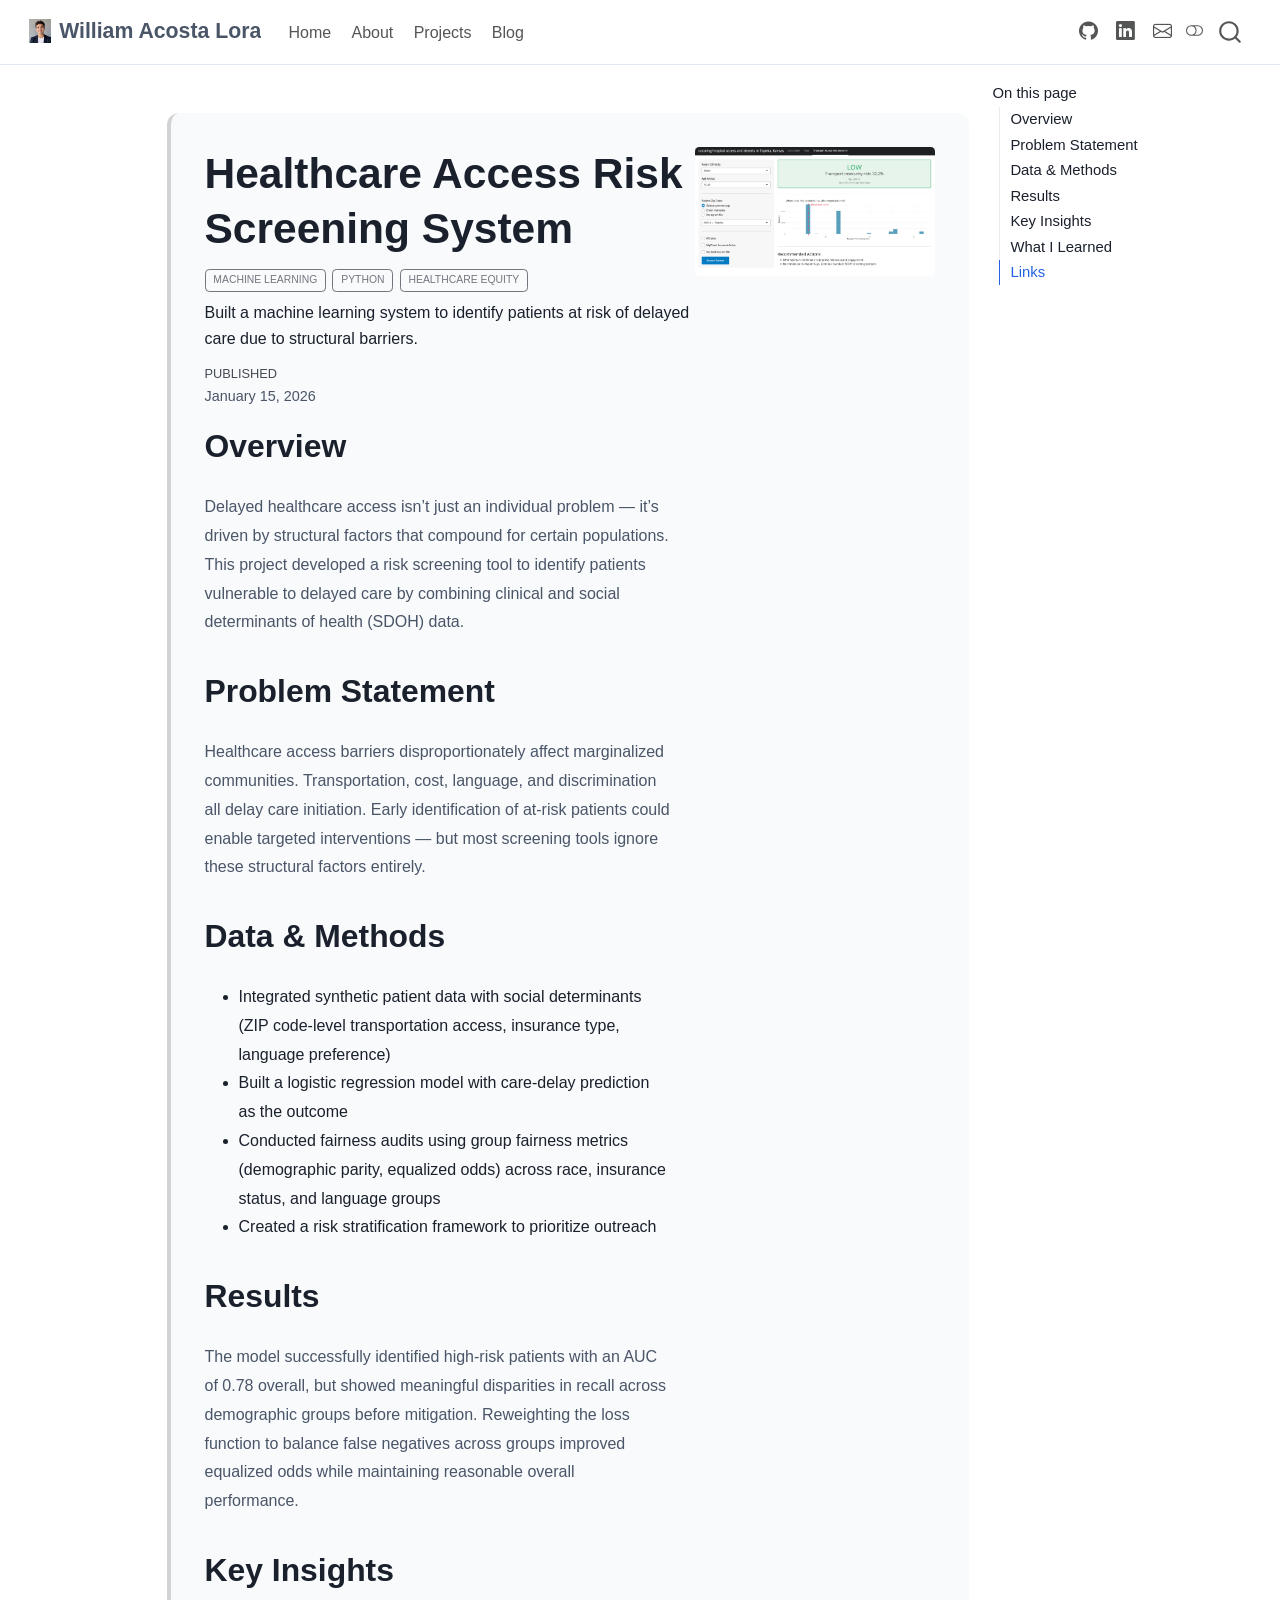
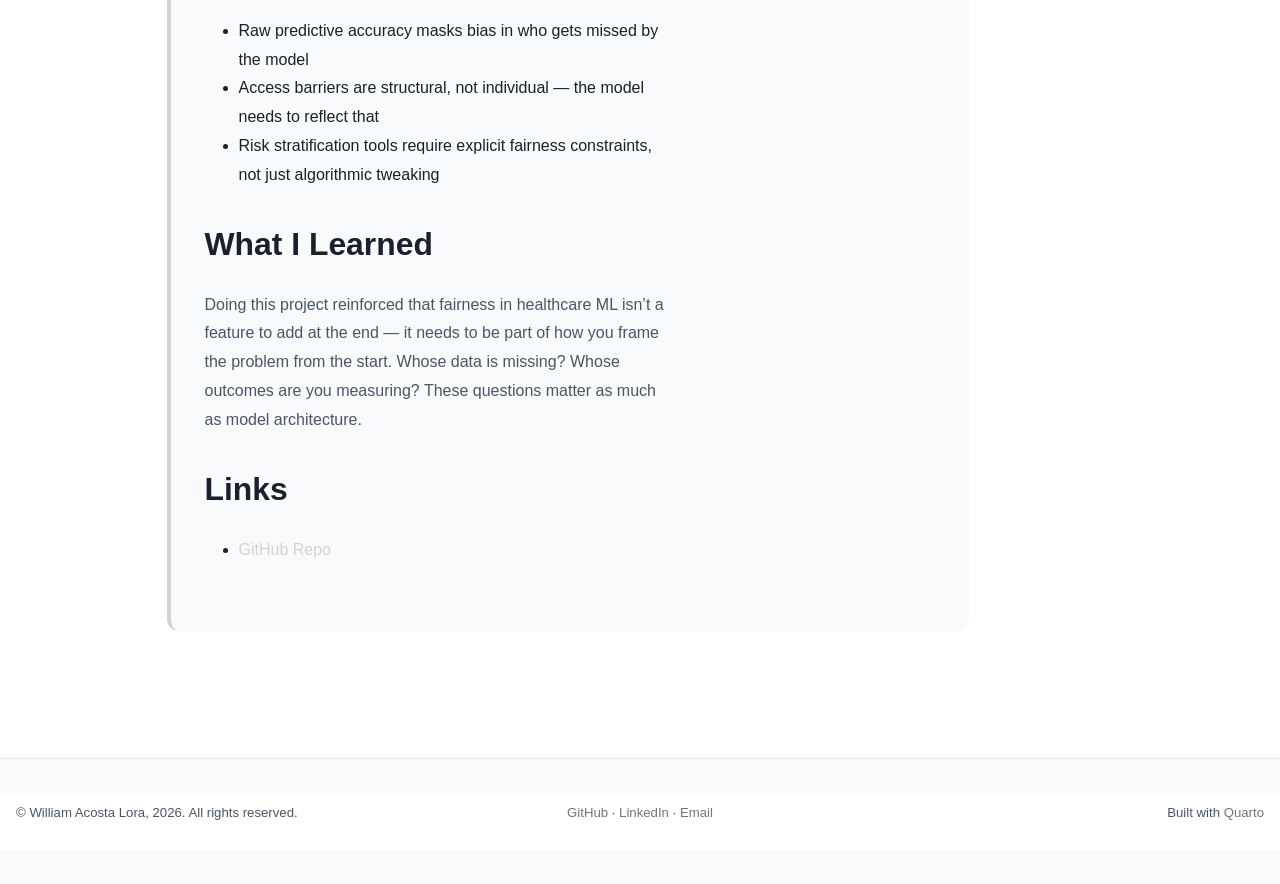
<file: docs/projects/healthcare_access_risk_screening_system/index.html>
<!DOCTYPE html>
<html xmlns="http://www.w3.org/1999/xhtml" lang="en" xml:lang="en"><head>

<meta charset="utf-8">
<meta name="generator" content="quarto-1.9.37">

<meta name="viewport" content="width=device-width, initial-scale=1.0, user-scalable=yes">

<meta name="dcterms.date" content="2026-01-15">
<meta name="description" content="Built a machine learning system to identify patients at risk of delayed care due to structural barriers.">

<title>Healthcare Access Risk Screening System – William Acosta Lora | Computer Science &amp; Healthcare Equity</title>
<style>
/* Default styles provided by pandoc.
** See https://pandoc.org/MANUAL.html#variables-for-html for config info.
*/
code{white-space: pre-wrap;}
span.smallcaps{font-variant: small-caps;}
div.columns{display: flex; gap: min(4vw, 1.5em);}
div.column{flex: auto; overflow-x: auto;}
div.hanging-indent{margin-left: 1.5em; text-indent: -1.5em;}
ul.task-list{list-style: none;}
ul.task-list li input[type="checkbox"] {
  width: 0.8em;
  margin: 0 0.8em 0.2em -1em; /* quarto-specific, see https://github.com/quarto-dev/quarto-cli/issues/4556 */ 
  vertical-align: middle;
}
</style>


<script src="../../site_libs/quarto-nav/quarto-nav.js"></script>
<script src="../../site_libs/quarto-nav/headroom.min.js"></script>
<script src="../../site_libs/clipboard/clipboard.min.js"></script>
<script src="../../site_libs/quarto-search/autocomplete.umd.js"></script>
<script src="../../site_libs/quarto-search/fuse.min.js"></script>
<script src="../../site_libs/quarto-search/quarto-search.js"></script>
<meta name="quarto:offset" content="../../">
<script src="../../site_libs/quarto-html/quarto.js" type="module"></script>
<script src="../../site_libs/quarto-html/tabsets/tabsets.js" type="module"></script>
<script src="../../site_libs/quarto-html/popper.min.js"></script>
<script src="../../site_libs/quarto-html/tippy.umd.min.js"></script>
<link href="../../site_libs/quarto-html/tippy.css" rel="stylesheet">
<link href="../../site_libs/quarto-html/quarto-syntax-highlighting-7f8f88aac4f3542376d5c11b86a4c14d.css" rel="stylesheet" class="quarto-color-scheme" id="quarto-text-highlighting-styles">
<link href="../../site_libs/quarto-html/quarto-syntax-highlighting-dark-d0ae9245876894da5ac7e18953ecc5cc.css" rel="stylesheet" class="quarto-color-scheme quarto-color-alternate" id="quarto-text-highlighting-styles">
<link href="../../site_libs/quarto-html/quarto-syntax-highlighting-7f8f88aac4f3542376d5c11b86a4c14d.css" rel="stylesheet" class="quarto-color-scheme-extra" id="quarto-text-highlighting-styles">
<script src="../../site_libs/bootstrap/bootstrap.min.js"></script>
<link href="../../site_libs/bootstrap/bootstrap-icons.css" rel="stylesheet">
<link href="../../site_libs/bootstrap/bootstrap-b50fcc45842fcdedd5db528f06bb1f8f.min.css" rel="stylesheet" append-hash="true" class="quarto-color-scheme" id="quarto-bootstrap" data-mode="light">
<link href="../../site_libs/bootstrap/bootstrap-dark-d4e945a340e6152c7167dc577a656a9c.min.css" rel="stylesheet" append-hash="true" class="quarto-color-scheme quarto-color-alternate" id="quarto-bootstrap" data-mode="light">
<link href="../../site_libs/bootstrap/bootstrap-b50fcc45842fcdedd5db528f06bb1f8f.min.css" rel="stylesheet" append-hash="true" class="quarto-color-scheme-extra" id="quarto-bootstrap" data-mode="light">
<script id="quarto-search-options" type="application/json">{
  "location": "navbar",
  "copy-button": false,
  "collapse-after": 3,
  "panel-placement": "end",
  "type": "overlay",
  "limit": 50,
  "keyboard-shortcut": [
    "f",
    "/",
    "s"
  ],
  "show-item-context": false,
  "language": {
    "search-no-results-text": "No results",
    "search-matching-documents-text": "matching documents",
    "search-copy-link-title": "Copy link to search",
    "search-hide-matches-text": "Hide additional matches",
    "search-more-match-text": "more match in this document",
    "search-more-matches-text": "more matches in this document",
    "search-clear-button-title": "Clear",
    "search-text-placeholder": "",
    "search-detached-cancel-button-title": "Cancel",
    "search-submit-button-title": "Submit",
    "search-label": "Search"
  }
}</script>
<style>html{ scroll-behavior: smooth; }</style>


<link rel="stylesheet" href="../../styles.css">
<meta property="og:title" content="Healthcare Access Risk Screening System – William Acosta Lora | Computer Science &amp; Healthcare Equity">
<meta property="og:description" content="Built a machine learning system to identify patients at risk of delayed care due to structural barriers.">
<meta property="og:image" content="https://williamacostalora.com/projects/healthcare_access_risk_screening_system/featured.jpeg">
<meta property="og:site_name" content="William Acosta Lora | Computer Science &amp; Healthcare Equity">
<meta name="twitter:title" content="Healthcare Access Risk Screening System – William Acosta Lora | Computer Science &amp; Healthcare Equity">
<meta name="twitter:description" content="Built a machine learning system to identify patients at risk of delayed care due to structural barriers.">
<meta name="twitter:image" content="https://williamacostalora.com/projects/healthcare_access_risk_screening_system/featured.jpeg">
<meta name="twitter:card" content="summary_large_image">
</head>

<body class="nav-fixed quarto-light"><script id="quarto-html-before-body" type="application/javascript">
    const toggleBodyColorMode = (bsSheetEl) => {
      const mode = bsSheetEl.getAttribute("data-mode");
      const bodyEl = window.document.querySelector("body");
      if (mode === "dark") {
        bodyEl.classList.add("quarto-dark");
        bodyEl.classList.remove("quarto-light");
      } else {
        bodyEl.classList.add("quarto-light");
        bodyEl.classList.remove("quarto-dark");
      }
    }
    const toggleBodyColorPrimary = () => {
      const bsSheetEl = window.document.querySelector("link#quarto-bootstrap:not([rel=disabled-stylesheet])");
      if (bsSheetEl) {
        toggleBodyColorMode(bsSheetEl);
      }
    }
    const setColorSchemeToggle = (alternate) => {
      const toggles = window.document.querySelectorAll('.quarto-color-scheme-toggle');
      for (let i=0; i < toggles.length; i++) {
        const toggle = toggles[i];
        if (toggle) {
          if (alternate) {
            toggle.classList.add("alternate");
          } else {
            toggle.classList.remove("alternate");
          }
        }
      }
    };
    const toggleColorMode = (alternate) => {
      // Switch the stylesheets
      const primaryStylesheets = window.document.querySelectorAll('link.quarto-color-scheme:not(.quarto-color-alternate)');
      const alternateStylesheets = window.document.querySelectorAll('link.quarto-color-scheme.quarto-color-alternate');
      manageTransitions('#quarto-margin-sidebar .nav-link', false);
      if (alternate) {
        // note: dark is layered on light, we don't disable primary!
        enableStylesheet(alternateStylesheets);
        for (const sheetNode of alternateStylesheets) {
          if (sheetNode.id === "quarto-bootstrap") {
            toggleBodyColorMode(sheetNode);
          }
        }
      } else {
        disableStylesheet(alternateStylesheets);
        enableStylesheet(primaryStylesheets)
        toggleBodyColorPrimary();
      }
      manageTransitions('#quarto-margin-sidebar .nav-link', true);
      // Switch the toggles
      setColorSchemeToggle(alternate)
      // Hack to workaround the fact that safari doesn't
      // properly recolor the scrollbar when toggling (#1455)
      if (navigator.userAgent.indexOf('Safari') > 0 && navigator.userAgent.indexOf('Chrome') == -1) {
        manageTransitions("body", false);
        window.scrollTo(0, 1);
        setTimeout(() => {
          window.scrollTo(0, 0);
          manageTransitions("body", true);
        }, 40);
      }
    }
    const disableStylesheet = (stylesheets) => {
      for (let i=0; i < stylesheets.length; i++) {
        const stylesheet = stylesheets[i];
        stylesheet.rel = 'disabled-stylesheet';
      }
    }
    const enableStylesheet = (stylesheets) => {
      for (let i=0; i < stylesheets.length; i++) {
        const stylesheet = stylesheets[i];
        if(stylesheet.rel !== 'stylesheet') { // for Chrome, which will still FOUC without this check
          stylesheet.rel = 'stylesheet';
        }
      }
    }
    const manageTransitions = (selector, allowTransitions) => {
      const els = window.document.querySelectorAll(selector);
      for (let i=0; i < els.length; i++) {
        const el = els[i];
        if (allowTransitions) {
          el.classList.remove('notransition');
        } else {
          el.classList.add('notransition');
        }
      }
    }
    const isFileUrl = () => {
      return window.location.protocol === 'file:';
    }
    const hasAlternateSentinel = () => {
      let styleSentinel = getColorSchemeSentinel();
      if (styleSentinel !== null) {
        return styleSentinel === "alternate";
      } else {
        return false;
      }
    }
    const setStyleSentinel = (alternate) => {
      const value = alternate ? "alternate" : "default";
      if (!isFileUrl()) {
        window.localStorage.setItem("quarto-color-scheme", value);
      } else {
        localAlternateSentinel = value;
      }
    }
    const getColorSchemeSentinel = () => {
      if (!isFileUrl()) {
        const storageValue = window.localStorage.getItem("quarto-color-scheme");
        return storageValue != null ? storageValue : localAlternateSentinel;
      } else {
        return localAlternateSentinel;
      }
    }
    const toggleGiscusIfUsed = (isAlternate, darkModeDefault) => {
      const baseTheme = document.querySelector('#giscus-base-theme')?.value ?? 'light';
      const alternateTheme = document.querySelector('#giscus-alt-theme')?.value ?? 'dark';
      let newTheme = '';
      if(authorPrefersDark) {
        newTheme = isAlternate ? baseTheme : alternateTheme;
      } else {
        newTheme = isAlternate ? alternateTheme : baseTheme;
      }
      const changeGiscusTheme = () => {
        // From: https://github.com/giscus/giscus/issues/336
        const sendMessage = (message) => {
          const iframe = document.querySelector('iframe.giscus-frame');
          if (!iframe) return;
          iframe.contentWindow.postMessage({ giscus: message }, 'https://giscus.app');
        }
        sendMessage({
          setConfig: {
            theme: newTheme
          }
        });
      }
      const isGiscussLoaded = window.document.querySelector('iframe.giscus-frame') !== null;
      if (isGiscussLoaded) {
        changeGiscusTheme();
      }
    };
    const authorPrefersDark = false;
    const darkModeDefault = authorPrefersDark;
      document.querySelector('link#quarto-text-highlighting-styles.quarto-color-scheme-extra').rel = 'disabled-stylesheet';
      document.querySelector('link#quarto-bootstrap.quarto-color-scheme-extra').rel = 'disabled-stylesheet';
    let localAlternateSentinel = darkModeDefault ? 'alternate' : 'default';
    // Dark / light mode switch
    window.quartoToggleColorScheme = () => {
      // Read the current dark / light value
      let toAlternate = !hasAlternateSentinel();
      toggleColorMode(toAlternate);
      setStyleSentinel(toAlternate);
      toggleGiscusIfUsed(toAlternate, darkModeDefault);
      window.dispatchEvent(new Event('resize'));
    };
    // Switch to dark mode if need be
    if (hasAlternateSentinel()) {
      toggleColorMode(true);
    } else {
      toggleColorMode(false);
    }
  </script>

<div id="quarto-search-results"></div>
  <header id="quarto-header" class="headroom fixed-top">
    <nav class="navbar navbar-expand-lg " data-bs-theme="dark">
      <div class="navbar-container container-fluid">
      <div class="navbar-brand-container mx-auto">
    <a href="../../index.html" class="navbar-brand navbar-brand-logo">
    <img src="../../images/william_headshot.png" alt="" class="navbar-logo light-content">
    <img src="../../images/william_headshot.png" alt="" class="navbar-logo dark-content">
    </a>
    <a class="navbar-brand" href="../../index.html">
    <span class="navbar-title">William Acosta Lora</span>
    </a>
  </div>
            <div id="quarto-search" class="" title="Search"></div>
          <button class="navbar-toggler" type="button" data-bs-toggle="collapse" data-bs-target="#navbarCollapse" aria-controls="navbarCollapse" role="menu" aria-expanded="false" aria-label="Toggle navigation" onclick="if (window.quartoToggleHeadroom) { window.quartoToggleHeadroom(); }">
  <span class="navbar-toggler-icon"></span>
</button>
          <div class="collapse navbar-collapse" id="navbarCollapse">
            <ul class="navbar-nav navbar-nav-scroll me-auto">
  <li class="nav-item">
    <a class="nav-link" href="../../index.html"> 
<span class="menu-text">Home</span></a>
  </li>  
  <li class="nav-item">
    <a class="nav-link" href="../../about.html"> 
<span class="menu-text">About</span></a>
  </li>  
  <li class="nav-item">
    <a class="nav-link" href="../../projects.html"> 
<span class="menu-text">Projects</span></a>
  </li>  
  <li class="nav-item">
    <a class="nav-link" href="../../posts.html"> 
<span class="menu-text">Blog</span></a>
  </li>  
</ul>
            <ul class="navbar-nav navbar-nav-scroll ms-auto">
  <li class="nav-item compact">
    <a class="nav-link" href="https://github.com/williamacostalora"> <i class="bi bi-github" role="img">
</i> 
<span class="menu-text"></span></a>
  </li>  
  <li class="nav-item compact">
    <a class="nav-link" href="https://www.linkedin.com/in/william-acosta-lora-2a288829a/"> <i class="bi bi-linkedin" role="img">
</i> 
<span class="menu-text"></span></a>
  </li>  
  <li class="nav-item compact">
    <a class="nav-link" href="mailto:waacosta13@gmail.com"> <i class="bi bi-envelope" role="img">
</i> 
<span class="menu-text"></span></a>
  </li>  
</ul>
          </div> <!-- /navcollapse -->
            <div class="quarto-navbar-tools">
  <a href="" class="quarto-color-scheme-toggle quarto-navigation-tool  px-1" onclick="window.quartoToggleColorScheme(); return false;" title="Toggle dark mode"><i class="bi"></i></a>
</div>
      </div> <!-- /container-fluid -->
    </nav>
</header>
<!-- content -->
<div id="quarto-content" class="quarto-container page-columns page-rows-contents page-layout-article page-navbar">
<!-- sidebar -->
<!-- margin-sidebar -->
    <div id="quarto-margin-sidebar" class="sidebar margin-sidebar">
        <nav id="TOC" role="doc-toc" class="toc-active">
    <h2 id="toc-title">On this page</h2>
  <ul class="collapse">
  <li><a href="#overview" id="toc-overview" class="nav-link active" data-scroll-target="#overview">Overview</a></li>
  <li><a href="#problem-statement" id="toc-problem-statement" class="nav-link" data-scroll-target="#problem-statement">Problem Statement</a></li>
  <li><a href="#data-methods" id="toc-data-methods" class="nav-link" data-scroll-target="#data-methods">Data &amp; Methods</a></li>
  <li><a href="#results" id="toc-results" class="nav-link" data-scroll-target="#results">Results</a></li>
  <li><a href="#key-insights" id="toc-key-insights" class="nav-link" data-scroll-target="#key-insights">Key Insights</a></li>
  <li><a href="#what-i-learned" id="toc-what-i-learned" class="nav-link" data-scroll-target="#what-i-learned">What I Learned</a></li>
  <li><a href="#links" id="toc-links" class="nav-link" data-scroll-target="#links">Links</a></li>
  </ul>
</nav>
    </div>
<!-- main -->
<div class="quarto-about-solana column-body">
  <div class="about-entity">
    <div class="entity-contents">
      <header id="title-block-header" class="quarto-title-block default">
<div class="quarto-title">
<h1 class="title">Healthcare Access Risk Screening System</h1>
  <div class="quarto-categories">
    <div class="quarto-category">Machine Learning</div>
    <div class="quarto-category">Python</div>
    <div class="quarto-category">Healthcare Equity</div>
  </div>
  </div>
<div>
  <div class="description">
    Built a machine learning system to identify patients at risk of delayed care due to structural barriers.
  </div>
</div>
<div class="quarto-title-meta">
    <div>
    <div class="quarto-title-meta-heading">Published</div>
    <div class="quarto-title-meta-contents">
      <p class="date">January 15, 2026</p>
    </div>
  </div>
  </div>
</header> 
      <div class="about-contents"><main class="content" id="quarto-document-content">


<section id="overview" class="level2">
<h2 data-anchor-id="overview">Overview</h2>
<p>Delayed healthcare access isn’t just an individual problem — it’s driven by structural factors that compound for certain populations. This project developed a risk screening tool to identify patients vulnerable to delayed care by combining clinical and social determinants of health (SDOH) data.</p>
</section>
<section id="problem-statement" class="level2">
<h2 data-anchor-id="problem-statement">Problem Statement</h2>
<p>Healthcare access barriers disproportionately affect marginalized communities. Transportation, cost, language, and discrimination all delay care initiation. Early identification of at-risk patients could enable targeted interventions — but most screening tools ignore these structural factors entirely.</p>
</section>
<section id="data-methods" class="level2">
<h2 data-anchor-id="data-methods">Data &amp; Methods</h2>
<ul>
<li>Integrated synthetic patient data with social determinants (ZIP code-level transportation access, insurance type, language preference)</li>
<li>Built a logistic regression model with care-delay prediction as the outcome</li>
<li>Conducted fairness audits using group fairness metrics (demographic parity, equalized odds) across race, insurance status, and language groups</li>
<li>Created a risk stratification framework to prioritize outreach</li>
</ul>
</section>
<section id="results" class="level2">
<h2 data-anchor-id="results">Results</h2>
<p>The model successfully identified high-risk patients with an AUC of 0.78 overall, but showed meaningful disparities in recall across demographic groups before mitigation. Reweighting the loss function to balance false negatives across groups improved equalized odds while maintaining reasonable overall performance.</p>
</section>
<section id="key-insights" class="level2">
<h2 data-anchor-id="key-insights">Key Insights</h2>
<ul>
<li>Raw predictive accuracy masks bias in who gets missed by the model</li>
<li>Access barriers are structural, not individual — the model needs to reflect that</li>
<li>Risk stratification tools require explicit fairness constraints, not just algorithmic tweaking</li>
</ul>
</section>
<section id="what-i-learned" class="level2">
<h2 data-anchor-id="what-i-learned">What I Learned</h2>
<p>Doing this project reinforced that fairness in healthcare ML isn’t a feature to add at the end — it needs to be part of how you frame the problem from the start. Whose data is missing? Whose outcomes are you measuring? These questions matter as much as model architecture.</p>
</section>
<section id="links" class="level2">
<h2 data-anchor-id="links">Links</h2>
<ul>
<li><a href="https://github.com/williamacostalora">GitHub Repo</a></li>
</ul>


</section>
</main></div>
    </div>
    <img src="featured.jpeg" class="about-image
  rounded " style="width: 15em;">
  </div>
</div>
 <!-- /main -->
<script id="quarto-html-after-body" type="application/javascript">
  window.document.addEventListener("DOMContentLoaded", function (event) {
    // Ensure there is a toggle, if there isn't float one in the top right
    if (window.document.querySelector('.quarto-color-scheme-toggle') === null) {
      const a = window.document.createElement('a');
      a.classList.add('top-right');
      a.classList.add('quarto-color-scheme-toggle');
      a.href = "";
      a.onclick = function() { try { window.quartoToggleColorScheme(); } catch {} return false; };
      const i = window.document.createElement("i");
      i.classList.add('bi');
      a.appendChild(i);
      window.document.body.appendChild(a);
    }
    setColorSchemeToggle(hasAlternateSentinel())
    const isCodeAnnotation = (el) => {
      for (const clz of el.classList) {
        if (clz.startsWith('code-annotation-')) {                     
          return true;
        }
      }
      return false;
    }
    const onCopySuccess = function(e) {
      // button target
      const button = e.trigger;
      // don't keep focus
      button.blur();
      // flash "checked"
      button.classList.add('code-copy-button-checked');
      var currentTitle = button.getAttribute("title");
      button.setAttribute("title", "Copied!");
      let tooltip;
      if (window.bootstrap) {
        button.setAttribute("data-bs-toggle", "tooltip");
        button.setAttribute("data-bs-placement", "left");
        button.setAttribute("data-bs-title", "Copied!");
        tooltip = new bootstrap.Tooltip(button, 
          { trigger: "manual", 
            customClass: "code-copy-button-tooltip",
            offset: [0, -8]});
        tooltip.show();    
      }
      setTimeout(function() {
        if (tooltip) {
          tooltip.hide();
          button.removeAttribute("data-bs-title");
          button.removeAttribute("data-bs-toggle");
          button.removeAttribute("data-bs-placement");
        }
        button.setAttribute("title", currentTitle);
        button.classList.remove('code-copy-button-checked');
      }, 1000);
      // clear code selection
      e.clearSelection();
    }
    const getTextToCopy = function(trigger) {
      const outerScaffold = trigger.parentElement.cloneNode(true);
      const codeEl = outerScaffold.querySelector('code');
      for (const childEl of codeEl.children) {
        if (isCodeAnnotation(childEl)) {
          childEl.remove();
        }
      }
      return codeEl.innerText;
    }
    const clipboard = new window.ClipboardJS('.code-copy-button:not([data-in-quarto-modal])', {
      text: getTextToCopy
    });
    clipboard.on('success', onCopySuccess);
    if (window.document.getElementById('quarto-embedded-source-code-modal')) {
      const clipboardModal = new window.ClipboardJS('.code-copy-button[data-in-quarto-modal]', {
        text: getTextToCopy,
        container: window.document.getElementById('quarto-embedded-source-code-modal')
      });
      clipboardModal.on('success', onCopySuccess);
    }
      var localhostRegex = new RegExp(/^(?:http|https):\/\/localhost\:?[0-9]*\//);
      var mailtoRegex = new RegExp(/^mailto:/);
        var filterRegex = new RegExp("https:\/\/williamacostalora\.com");
      var isInternal = (href) => {
          return filterRegex.test(href) || localhostRegex.test(href) || mailtoRegex.test(href);
      }
      // Inspect non-navigation links and adorn them if external
     var links = window.document.querySelectorAll('a[href]:not(.nav-link):not(.navbar-brand):not(.toc-action):not(.sidebar-link):not(.sidebar-item-toggle):not(.pagination-link):not(.no-external):not([aria-hidden]):not(.dropdown-item):not(.quarto-navigation-tool):not(.about-link)');
      for (var i=0; i<links.length; i++) {
        const link = links[i];
        if (!isInternal(link.href)) {
          // undo the damage that might have been done by quarto-nav.js in the case of
          // links that we want to consider external
          if (link.dataset.originalHref !== undefined) {
            link.href = link.dataset.originalHref;
          }
        }
      }
    function tippyHover(el, contentFn, onTriggerFn, onUntriggerFn) {
      const config = {
        allowHTML: true,
        maxWidth: 500,
        delay: 100,
        arrow: false,
        appendTo: function(el) {
            return el.parentElement;
        },
        interactive: true,
        interactiveBorder: 10,
        theme: 'quarto',
        placement: 'bottom-start',
      };
      if (contentFn) {
        config.content = contentFn;
      }
      if (onTriggerFn) {
        config.onTrigger = onTriggerFn;
      }
      if (onUntriggerFn) {
        config.onUntrigger = onUntriggerFn;
      }
      window.tippy(el, config); 
    }
    const noterefs = window.document.querySelectorAll('a[role="doc-noteref"]');
    for (var i=0; i<noterefs.length; i++) {
      const ref = noterefs[i];
      tippyHover(ref, function() {
        // use id or data attribute instead here
        let href = ref.getAttribute('data-footnote-href') || ref.getAttribute('href');
        try { href = new URL(href).hash; } catch {}
        const id = href.replace(/^#\/?/, "");
        const note = window.document.getElementById(id);
        if (note) {
          return note.innerHTML;
        } else {
          return "";
        }
      });
    }
    const xrefs = window.document.querySelectorAll('a.quarto-xref');
    const processXRef = (id, note) => {
      // Strip column container classes
      const stripColumnClz = (el) => {
        el.classList.remove("page-full", "page-columns");
        if (el.children) {
          for (const child of el.children) {
            stripColumnClz(child);
          }
        }
      }
      stripColumnClz(note)
      if (id === null || id.startsWith('sec-')) {
        // Special case sections, only their first couple elements
        const container = document.createElement("div");
        if (note.children && note.children.length > 2) {
          container.appendChild(note.children[0].cloneNode(true));
          for (let i = 1; i < note.children.length; i++) {
            const child = note.children[i];
            if (child.tagName === "P" && child.innerText === "") {
              continue;
            } else {
              container.appendChild(child.cloneNode(true));
              break;
            }
          }
          if (window.Quarto?.typesetMath) {
            window.Quarto.typesetMath(container);
          }
          return container.innerHTML
        } else {
          if (window.Quarto?.typesetMath) {
            window.Quarto.typesetMath(note);
          }
          return note.innerHTML;
        }
      } else {
        // Remove any anchor links if they are present
        const anchorLink = note.querySelector('a.anchorjs-link');
        if (anchorLink) {
          anchorLink.remove();
        }
        if (window.Quarto?.typesetMath) {
          window.Quarto.typesetMath(note);
        }
        if (note.classList.contains("callout")) {
          return note.outerHTML;
        } else {
          return note.innerHTML;
        }
      }
    }
    for (var i=0; i<xrefs.length; i++) {
      const xref = xrefs[i];
      tippyHover(xref, undefined, function(instance) {
        instance.disable();
        let url = xref.getAttribute('href');
        let hash = undefined; 
        if (url.startsWith('#')) {
          hash = url;
        } else {
          try { hash = new URL(url).hash; } catch {}
        }
        if (hash) {
          const id = hash.replace(/^#\/?/, "");
          const note = window.document.getElementById(id);
          if (note !== null) {
            try {
              const html = processXRef(id, note.cloneNode(true));
              instance.setContent(html);
            } finally {
              instance.enable();
              instance.show();
            }
          } else {
            // See if we can fetch this
            fetch(url.split('#')[0])
            .then(res => res.text())
            .then(html => {
              const parser = new DOMParser();
              const htmlDoc = parser.parseFromString(html, "text/html");
              const note = htmlDoc.getElementById(id);
              if (note !== null) {
                const html = processXRef(id, note);
                instance.setContent(html);
              } 
            }).finally(() => {
              instance.enable();
              instance.show();
            });
          }
        } else {
          // See if we can fetch a full url (with no hash to target)
          // This is a special case and we should probably do some content thinning / targeting
          fetch(url)
          .then(res => res.text())
          .then(html => {
            const parser = new DOMParser();
            const htmlDoc = parser.parseFromString(html, "text/html");
            const note = htmlDoc.querySelector('main.content');
            if (note !== null) {
              // This should only happen for chapter cross references
              // (since there is no id in the URL)
              // remove the first header
              if (note.children.length > 0 && note.children[0].tagName === "HEADER") {
                note.children[0].remove();
              }
              const html = processXRef(null, note);
              instance.setContent(html);
            } 
          }).finally(() => {
            instance.enable();
            instance.show();
          });
        }
      }, function(instance) {
      });
    }
        let selectedAnnoteEl;
        const selectorForAnnotation = ( cell, annotation) => {
          let cellAttr = 'data-code-cell="' + cell + '"';
          let lineAttr = 'data-code-annotation="' +  annotation + '"';
          const selector = 'span[' + cellAttr + '][' + lineAttr + ']';
          return selector;
        }
        const selectCodeLines = (annoteEl) => {
          const doc = window.document;
          const targetCell = annoteEl.getAttribute("data-target-cell");
          const targetAnnotation = annoteEl.getAttribute("data-target-annotation");
          const annoteSpan = window.document.querySelector(selectorForAnnotation(targetCell, targetAnnotation));
          const lines = annoteSpan.getAttribute("data-code-lines").split(",");
          const lineIds = lines.map((line) => {
            return targetCell + "-" + line;
          })
          let top = null;
          let height = null;
          let parent = null;
          if (lineIds.length > 0) {
              //compute the position of the single el (top and bottom and make a div)
              const el = window.document.getElementById(lineIds[0]);
              top = el.offsetTop;
              height = el.offsetHeight;
              parent = el.parentElement.parentElement;
            if (lineIds.length > 1) {
              const lastEl = window.document.getElementById(lineIds[lineIds.length - 1]);
              const bottom = lastEl.offsetTop + lastEl.offsetHeight;
              height = bottom - top;
            }
            if (top !== null && height !== null && parent !== null) {
              // cook up a div (if necessary) and position it 
              let div = window.document.getElementById("code-annotation-line-highlight");
              if (div === null) {
                div = window.document.createElement("div");
                div.setAttribute("id", "code-annotation-line-highlight");
                div.style.position = 'absolute';
                parent.appendChild(div);
              }
              div.style.top = top - 2 + "px";
              div.style.height = height + 4 + "px";
              div.style.left = 0;
              let gutterDiv = window.document.getElementById("code-annotation-line-highlight-gutter");
              if (gutterDiv === null) {
                gutterDiv = window.document.createElement("div");
                gutterDiv.setAttribute("id", "code-annotation-line-highlight-gutter");
                gutterDiv.style.position = 'absolute';
                const codeCell = window.document.getElementById(targetCell);
                const gutter = codeCell.querySelector('.code-annotation-gutter');
                gutter.appendChild(gutterDiv);
              }
              gutterDiv.style.top = top - 2 + "px";
              gutterDiv.style.height = height + 4 + "px";
            }
            selectedAnnoteEl = annoteEl;
          }
        };
        const unselectCodeLines = () => {
          const elementsIds = ["code-annotation-line-highlight", "code-annotation-line-highlight-gutter"];
          elementsIds.forEach((elId) => {
            const div = window.document.getElementById(elId);
            if (div) {
              div.remove();
            }
          });
          selectedAnnoteEl = undefined;
        };
          // Handle positioning of the toggle
      window.addEventListener(
        "resize",
        throttle(() => {
          elRect = undefined;
          if (selectedAnnoteEl) {
            selectCodeLines(selectedAnnoteEl);
          }
        }, 10)
      );
      function throttle(fn, ms) {
      let throttle = false;
      let timer;
        return (...args) => {
          if(!throttle) { // first call gets through
              fn.apply(this, args);
              throttle = true;
          } else { // all the others get throttled
              if(timer) clearTimeout(timer); // cancel #2
              timer = setTimeout(() => {
                fn.apply(this, args);
                timer = throttle = false;
              }, ms);
          }
        };
      }
        // Attach click handler to the DT
        const annoteDls = window.document.querySelectorAll('dt[data-target-cell]');
        for (const annoteDlNode of annoteDls) {
          annoteDlNode.addEventListener('click', (event) => {
            const clickedEl = event.target;
            if (clickedEl !== selectedAnnoteEl) {
              unselectCodeLines();
              const activeEl = window.document.querySelector('dt[data-target-cell].code-annotation-active');
              if (activeEl) {
                activeEl.classList.remove('code-annotation-active');
              }
              selectCodeLines(clickedEl);
              clickedEl.classList.add('code-annotation-active');
            } else {
              // Unselect the line
              unselectCodeLines();
              clickedEl.classList.remove('code-annotation-active');
            }
          });
        }
    const findCites = (el) => {
      const parentEl = el.parentElement;
      if (parentEl) {
        const cites = parentEl.dataset.cites;
        if (cites) {
          return {
            el,
            cites: cites.split(' ')
          };
        } else {
          return findCites(el.parentElement)
        }
      } else {
        return undefined;
      }
    };
    var bibliorefs = window.document.querySelectorAll('a[role="doc-biblioref"]');
    for (var i=0; i<bibliorefs.length; i++) {
      const ref = bibliorefs[i];
      const citeInfo = findCites(ref);
      if (citeInfo) {
        tippyHover(citeInfo.el, function() {
          var popup = window.document.createElement('div');
          citeInfo.cites.forEach(function(cite) {
            var citeDiv = window.document.createElement('div');
            citeDiv.classList.add('hanging-indent');
            citeDiv.classList.add('csl-entry');
            var biblioDiv = window.document.getElementById('ref-' + cite);
            if (biblioDiv) {
              citeDiv.innerHTML = biblioDiv.innerHTML;
            }
            popup.appendChild(citeDiv);
          });
          return popup.innerHTML;
        });
      }
    }
  });
  </script>
</div> <!-- /content -->
<footer class="footer">
  <div class="nav-footer">
    <div class="nav-footer-left">
<p>© William Acosta Lora, 2026. All rights reserved.</p>
</div>   
    <div class="nav-footer-center">
<p><a href="https://github.com/williamacostalora">GitHub</a> · <a href="https://www.linkedin.com/in/william-acosta-lora-2a288829a/">LinkedIn</a> · <a href="mailto:waacosta13@gmail.com">Email</a></p>
</div>
    <div class="nav-footer-right">
<p>Built with <a href="https://quarto.org/">Quarto</a></p>
</div>
  </div>
</footer>




<script src="../../site_libs/quarto-html/zenscroll-min.js"></script>
</body></html>
</file>
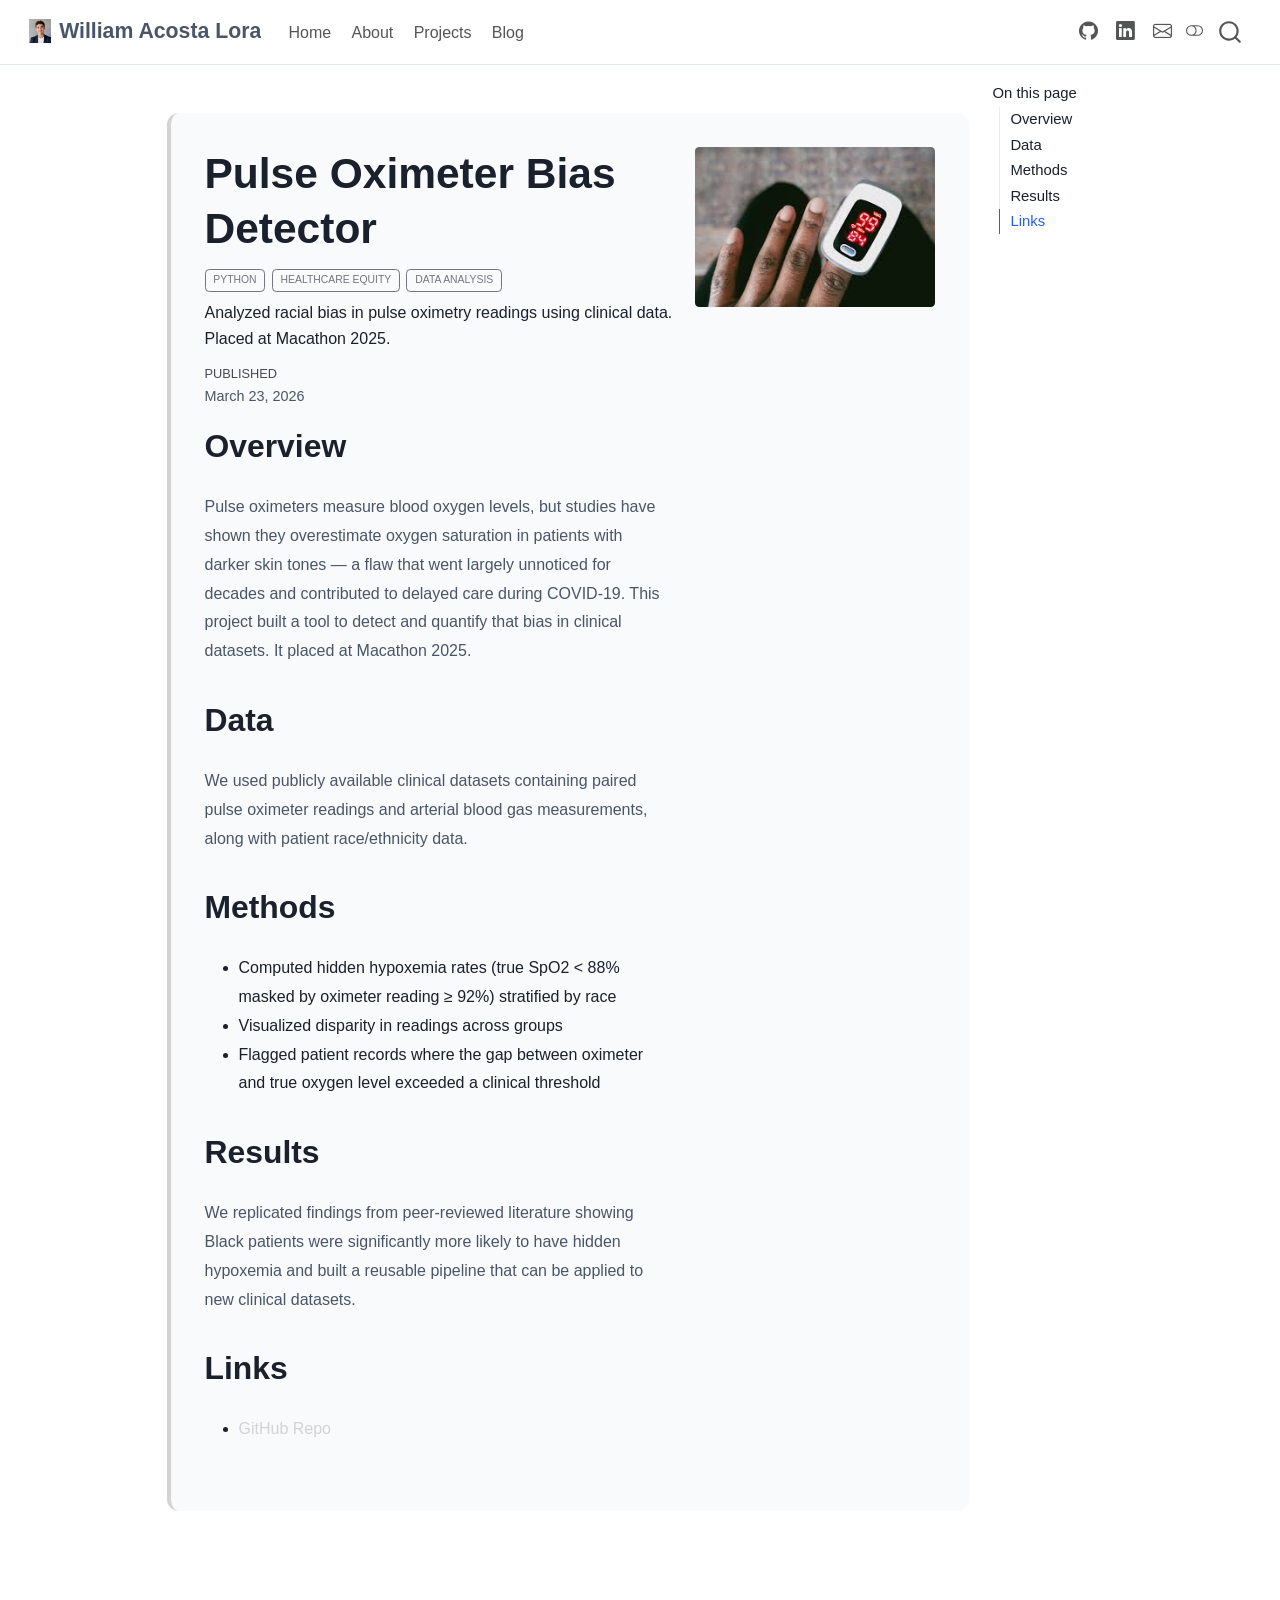
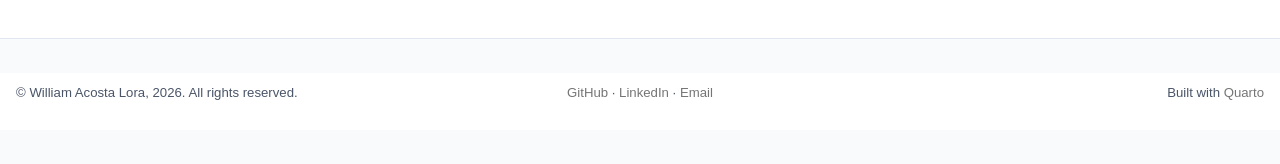
<file: docs/projects/pulse-oximeter-bias/index.html>
<!DOCTYPE html>
<html xmlns="http://www.w3.org/1999/xhtml" lang="en" xml:lang="en"><head>

<meta charset="utf-8">
<meta name="generator" content="quarto-1.9.37">

<meta name="viewport" content="width=device-width, initial-scale=1.0, user-scalable=yes">

<meta name="dcterms.date" content="2026-03-23">
<meta name="description" content="Analyzed racial bias in pulse oximetry readings using clinical data. Placed at Macathon 2025.">

<title>Pulse Oximeter Bias Detector – William Acosta Lora | Computer Science &amp; Healthcare Equity</title>
<style>
/* Default styles provided by pandoc.
** See https://pandoc.org/MANUAL.html#variables-for-html for config info.
*/
code{white-space: pre-wrap;}
span.smallcaps{font-variant: small-caps;}
div.columns{display: flex; gap: min(4vw, 1.5em);}
div.column{flex: auto; overflow-x: auto;}
div.hanging-indent{margin-left: 1.5em; text-indent: -1.5em;}
ul.task-list{list-style: none;}
ul.task-list li input[type="checkbox"] {
  width: 0.8em;
  margin: 0 0.8em 0.2em -1em; /* quarto-specific, see https://github.com/quarto-dev/quarto-cli/issues/4556 */ 
  vertical-align: middle;
}
</style>


<script src="../../site_libs/quarto-nav/quarto-nav.js"></script>
<script src="../../site_libs/quarto-nav/headroom.min.js"></script>
<script src="../../site_libs/clipboard/clipboard.min.js"></script>
<script src="../../site_libs/quarto-search/autocomplete.umd.js"></script>
<script src="../../site_libs/quarto-search/fuse.min.js"></script>
<script src="../../site_libs/quarto-search/quarto-search.js"></script>
<meta name="quarto:offset" content="../../">
<script src="../../site_libs/quarto-html/quarto.js" type="module"></script>
<script src="../../site_libs/quarto-html/tabsets/tabsets.js" type="module"></script>
<script src="../../site_libs/quarto-html/popper.min.js"></script>
<script src="../../site_libs/quarto-html/tippy.umd.min.js"></script>
<link href="../../site_libs/quarto-html/tippy.css" rel="stylesheet">
<link href="../../site_libs/quarto-html/quarto-syntax-highlighting-7f8f88aac4f3542376d5c11b86a4c14d.css" rel="stylesheet" class="quarto-color-scheme" id="quarto-text-highlighting-styles">
<link href="../../site_libs/quarto-html/quarto-syntax-highlighting-dark-d0ae9245876894da5ac7e18953ecc5cc.css" rel="stylesheet" class="quarto-color-scheme quarto-color-alternate" id="quarto-text-highlighting-styles">
<link href="../../site_libs/quarto-html/quarto-syntax-highlighting-7f8f88aac4f3542376d5c11b86a4c14d.css" rel="stylesheet" class="quarto-color-scheme-extra" id="quarto-text-highlighting-styles">
<script src="../../site_libs/bootstrap/bootstrap.min.js"></script>
<link href="../../site_libs/bootstrap/bootstrap-icons.css" rel="stylesheet">
<link href="../../site_libs/bootstrap/bootstrap-b50fcc45842fcdedd5db528f06bb1f8f.min.css" rel="stylesheet" append-hash="true" class="quarto-color-scheme" id="quarto-bootstrap" data-mode="light">
<link href="../../site_libs/bootstrap/bootstrap-dark-d4e945a340e6152c7167dc577a656a9c.min.css" rel="stylesheet" append-hash="true" class="quarto-color-scheme quarto-color-alternate" id="quarto-bootstrap" data-mode="light">
<link href="../../site_libs/bootstrap/bootstrap-b50fcc45842fcdedd5db528f06bb1f8f.min.css" rel="stylesheet" append-hash="true" class="quarto-color-scheme-extra" id="quarto-bootstrap" data-mode="light">
<script id="quarto-search-options" type="application/json">{
  "location": "navbar",
  "copy-button": false,
  "collapse-after": 3,
  "panel-placement": "end",
  "type": "overlay",
  "limit": 50,
  "keyboard-shortcut": [
    "f",
    "/",
    "s"
  ],
  "show-item-context": false,
  "language": {
    "search-no-results-text": "No results",
    "search-matching-documents-text": "matching documents",
    "search-copy-link-title": "Copy link to search",
    "search-hide-matches-text": "Hide additional matches",
    "search-more-match-text": "more match in this document",
    "search-more-matches-text": "more matches in this document",
    "search-clear-button-title": "Clear",
    "search-text-placeholder": "",
    "search-detached-cancel-button-title": "Cancel",
    "search-submit-button-title": "Submit",
    "search-label": "Search"
  }
}</script>
<style>html{ scroll-behavior: smooth; }</style>


<link rel="stylesheet" href="../../styles.css">
<meta property="og:title" content="Pulse Oximeter Bias Detector – William Acosta Lora | Computer Science &amp; Healthcare Equity">
<meta property="og:description" content="Analyzed racial bias in pulse oximetry readings using clinical data. Placed at Macathon 2025.">
<meta property="og:image" content="https://williamacostalora.com/projects/pulse-oximeter-bias/featured.jpeg">
<meta property="og:site_name" content="William Acosta Lora | Computer Science &amp; Healthcare Equity">
<meta name="twitter:title" content="Pulse Oximeter Bias Detector – William Acosta Lora | Computer Science &amp; Healthcare Equity">
<meta name="twitter:description" content="Analyzed racial bias in pulse oximetry readings using clinical data. Placed at Macathon 2025.">
<meta name="twitter:image" content="https://williamacostalora.com/projects/pulse-oximeter-bias/featured.jpeg">
<meta name="twitter:card" content="summary_large_image">
</head>

<body class="nav-fixed quarto-light"><script id="quarto-html-before-body" type="application/javascript">
    const toggleBodyColorMode = (bsSheetEl) => {
      const mode = bsSheetEl.getAttribute("data-mode");
      const bodyEl = window.document.querySelector("body");
      if (mode === "dark") {
        bodyEl.classList.add("quarto-dark");
        bodyEl.classList.remove("quarto-light");
      } else {
        bodyEl.classList.add("quarto-light");
        bodyEl.classList.remove("quarto-dark");
      }
    }
    const toggleBodyColorPrimary = () => {
      const bsSheetEl = window.document.querySelector("link#quarto-bootstrap:not([rel=disabled-stylesheet])");
      if (bsSheetEl) {
        toggleBodyColorMode(bsSheetEl);
      }
    }
    const setColorSchemeToggle = (alternate) => {
      const toggles = window.document.querySelectorAll('.quarto-color-scheme-toggle');
      for (let i=0; i < toggles.length; i++) {
        const toggle = toggles[i];
        if (toggle) {
          if (alternate) {
            toggle.classList.add("alternate");
          } else {
            toggle.classList.remove("alternate");
          }
        }
      }
    };
    const toggleColorMode = (alternate) => {
      // Switch the stylesheets
      const primaryStylesheets = window.document.querySelectorAll('link.quarto-color-scheme:not(.quarto-color-alternate)');
      const alternateStylesheets = window.document.querySelectorAll('link.quarto-color-scheme.quarto-color-alternate');
      manageTransitions('#quarto-margin-sidebar .nav-link', false);
      if (alternate) {
        // note: dark is layered on light, we don't disable primary!
        enableStylesheet(alternateStylesheets);
        for (const sheetNode of alternateStylesheets) {
          if (sheetNode.id === "quarto-bootstrap") {
            toggleBodyColorMode(sheetNode);
          }
        }
      } else {
        disableStylesheet(alternateStylesheets);
        enableStylesheet(primaryStylesheets)
        toggleBodyColorPrimary();
      }
      manageTransitions('#quarto-margin-sidebar .nav-link', true);
      // Switch the toggles
      setColorSchemeToggle(alternate)
      // Hack to workaround the fact that safari doesn't
      // properly recolor the scrollbar when toggling (#1455)
      if (navigator.userAgent.indexOf('Safari') > 0 && navigator.userAgent.indexOf('Chrome') == -1) {
        manageTransitions("body", false);
        window.scrollTo(0, 1);
        setTimeout(() => {
          window.scrollTo(0, 0);
          manageTransitions("body", true);
        }, 40);
      }
    }
    const disableStylesheet = (stylesheets) => {
      for (let i=0; i < stylesheets.length; i++) {
        const stylesheet = stylesheets[i];
        stylesheet.rel = 'disabled-stylesheet';
      }
    }
    const enableStylesheet = (stylesheets) => {
      for (let i=0; i < stylesheets.length; i++) {
        const stylesheet = stylesheets[i];
        if(stylesheet.rel !== 'stylesheet') { // for Chrome, which will still FOUC without this check
          stylesheet.rel = 'stylesheet';
        }
      }
    }
    const manageTransitions = (selector, allowTransitions) => {
      const els = window.document.querySelectorAll(selector);
      for (let i=0; i < els.length; i++) {
        const el = els[i];
        if (allowTransitions) {
          el.classList.remove('notransition');
        } else {
          el.classList.add('notransition');
        }
      }
    }
    const isFileUrl = () => {
      return window.location.protocol === 'file:';
    }
    const hasAlternateSentinel = () => {
      let styleSentinel = getColorSchemeSentinel();
      if (styleSentinel !== null) {
        return styleSentinel === "alternate";
      } else {
        return false;
      }
    }
    const setStyleSentinel = (alternate) => {
      const value = alternate ? "alternate" : "default";
      if (!isFileUrl()) {
        window.localStorage.setItem("quarto-color-scheme", value);
      } else {
        localAlternateSentinel = value;
      }
    }
    const getColorSchemeSentinel = () => {
      if (!isFileUrl()) {
        const storageValue = window.localStorage.getItem("quarto-color-scheme");
        return storageValue != null ? storageValue : localAlternateSentinel;
      } else {
        return localAlternateSentinel;
      }
    }
    const toggleGiscusIfUsed = (isAlternate, darkModeDefault) => {
      const baseTheme = document.querySelector('#giscus-base-theme')?.value ?? 'light';
      const alternateTheme = document.querySelector('#giscus-alt-theme')?.value ?? 'dark';
      let newTheme = '';
      if(authorPrefersDark) {
        newTheme = isAlternate ? baseTheme : alternateTheme;
      } else {
        newTheme = isAlternate ? alternateTheme : baseTheme;
      }
      const changeGiscusTheme = () => {
        // From: https://github.com/giscus/giscus/issues/336
        const sendMessage = (message) => {
          const iframe = document.querySelector('iframe.giscus-frame');
          if (!iframe) return;
          iframe.contentWindow.postMessage({ giscus: message }, 'https://giscus.app');
        }
        sendMessage({
          setConfig: {
            theme: newTheme
          }
        });
      }
      const isGiscussLoaded = window.document.querySelector('iframe.giscus-frame') !== null;
      if (isGiscussLoaded) {
        changeGiscusTheme();
      }
    };
    const authorPrefersDark = false;
    const darkModeDefault = authorPrefersDark;
      document.querySelector('link#quarto-text-highlighting-styles.quarto-color-scheme-extra').rel = 'disabled-stylesheet';
      document.querySelector('link#quarto-bootstrap.quarto-color-scheme-extra').rel = 'disabled-stylesheet';
    let localAlternateSentinel = darkModeDefault ? 'alternate' : 'default';
    // Dark / light mode switch
    window.quartoToggleColorScheme = () => {
      // Read the current dark / light value
      let toAlternate = !hasAlternateSentinel();
      toggleColorMode(toAlternate);
      setStyleSentinel(toAlternate);
      toggleGiscusIfUsed(toAlternate, darkModeDefault);
      window.dispatchEvent(new Event('resize'));
    };
    // Switch to dark mode if need be
    if (hasAlternateSentinel()) {
      toggleColorMode(true);
    } else {
      toggleColorMode(false);
    }
  </script>

<div id="quarto-search-results"></div>
  <header id="quarto-header" class="headroom fixed-top">
    <nav class="navbar navbar-expand-lg " data-bs-theme="dark">
      <div class="navbar-container container-fluid">
      <div class="navbar-brand-container mx-auto">
    <a href="../../index.html" class="navbar-brand navbar-brand-logo">
    <img src="../../images/william_headshot.png" alt="" class="navbar-logo light-content">
    <img src="../../images/william_headshot.png" alt="" class="navbar-logo dark-content">
    </a>
    <a class="navbar-brand" href="../../index.html">
    <span class="navbar-title">William Acosta Lora</span>
    </a>
  </div>
            <div id="quarto-search" class="" title="Search"></div>
          <button class="navbar-toggler" type="button" data-bs-toggle="collapse" data-bs-target="#navbarCollapse" aria-controls="navbarCollapse" role="menu" aria-expanded="false" aria-label="Toggle navigation" onclick="if (window.quartoToggleHeadroom) { window.quartoToggleHeadroom(); }">
  <span class="navbar-toggler-icon"></span>
</button>
          <div class="collapse navbar-collapse" id="navbarCollapse">
            <ul class="navbar-nav navbar-nav-scroll me-auto">
  <li class="nav-item">
    <a class="nav-link" href="../../index.html"> 
<span class="menu-text">Home</span></a>
  </li>  
  <li class="nav-item">
    <a class="nav-link" href="../../about.html"> 
<span class="menu-text">About</span></a>
  </li>  
  <li class="nav-item">
    <a class="nav-link" href="../../projects.html"> 
<span class="menu-text">Projects</span></a>
  </li>  
  <li class="nav-item">
    <a class="nav-link" href="../../posts.html"> 
<span class="menu-text">Blog</span></a>
  </li>  
</ul>
            <ul class="navbar-nav navbar-nav-scroll ms-auto">
  <li class="nav-item compact">
    <a class="nav-link" href="https://github.com/williamacostalora"> <i class="bi bi-github" role="img">
</i> 
<span class="menu-text"></span></a>
  </li>  
  <li class="nav-item compact">
    <a class="nav-link" href="https://www.linkedin.com/in/william-acosta-lora-2a288829a/"> <i class="bi bi-linkedin" role="img">
</i> 
<span class="menu-text"></span></a>
  </li>  
  <li class="nav-item compact">
    <a class="nav-link" href="mailto:waacosta13@gmail.com"> <i class="bi bi-envelope" role="img">
</i> 
<span class="menu-text"></span></a>
  </li>  
</ul>
          </div> <!-- /navcollapse -->
            <div class="quarto-navbar-tools">
  <a href="" class="quarto-color-scheme-toggle quarto-navigation-tool  px-1" onclick="window.quartoToggleColorScheme(); return false;" title="Toggle dark mode"><i class="bi"></i></a>
</div>
      </div> <!-- /container-fluid -->
    </nav>
</header>
<!-- content -->
<div id="quarto-content" class="quarto-container page-columns page-rows-contents page-layout-article page-navbar">
<!-- sidebar -->
<!-- margin-sidebar -->
    <div id="quarto-margin-sidebar" class="sidebar margin-sidebar">
        <nav id="TOC" role="doc-toc" class="toc-active">
    <h2 id="toc-title">On this page</h2>
  <ul class="collapse">
  <li><a href="#overview" id="toc-overview" class="nav-link active" data-scroll-target="#overview">Overview</a></li>
  <li><a href="#data" id="toc-data" class="nav-link" data-scroll-target="#data">Data</a></li>
  <li><a href="#methods" id="toc-methods" class="nav-link" data-scroll-target="#methods">Methods</a></li>
  <li><a href="#results" id="toc-results" class="nav-link" data-scroll-target="#results">Results</a></li>
  <li><a href="#links" id="toc-links" class="nav-link" data-scroll-target="#links">Links</a></li>
  </ul>
</nav>
    </div>
<!-- main -->
<div class="quarto-about-solana column-body">
  <div class="about-entity">
    <div class="entity-contents">
      <header id="title-block-header" class="quarto-title-block default">
<div class="quarto-title">
<h1 class="title">Pulse Oximeter Bias Detector</h1>
  <div class="quarto-categories">
    <div class="quarto-category">Python</div>
    <div class="quarto-category">Healthcare Equity</div>
    <div class="quarto-category">Data Analysis</div>
  </div>
  </div>
<div>
  <div class="description">
    Analyzed racial bias in pulse oximetry readings using clinical data. Placed at Macathon 2025.
  </div>
</div>
<div class="quarto-title-meta">
    <div>
    <div class="quarto-title-meta-heading">Published</div>
    <div class="quarto-title-meta-contents">
      <p class="date">March 23, 2026</p>
    </div>
  </div>
  </div>
</header> 
      <div class="about-contents"><main class="content" id="quarto-document-content">


<section id="overview" class="level2">
<h2 data-anchor-id="overview">Overview</h2>
<p>Pulse oximeters measure blood oxygen levels, but studies have shown they overestimate oxygen saturation in patients with darker skin tones — a flaw that went largely unnoticed for decades and contributed to delayed care during COVID-19. This project built a tool to detect and quantify that bias in clinical datasets. It placed at Macathon 2025.</p>
</section>
<section id="data" class="level2">
<h2 data-anchor-id="data">Data</h2>
<p>We used publicly available clinical datasets containing paired pulse oximeter readings and arterial blood gas measurements, along with patient race/ethnicity data.</p>
</section>
<section id="methods" class="level2">
<h2 data-anchor-id="methods">Methods</h2>
<ul>
<li>Computed hidden hypoxemia rates (true SpO2 &lt; 88% masked by oximeter reading ≥ 92%) stratified by race</li>
<li>Visualized disparity in readings across groups</li>
<li>Flagged patient records where the gap between oximeter and true oxygen level exceeded a clinical threshold</li>
</ul>
</section>
<section id="results" class="level2">
<h2 data-anchor-id="results">Results</h2>
<p>We replicated findings from peer-reviewed literature showing Black patients were significantly more likely to have hidden hypoxemia and built a reusable pipeline that can be applied to new clinical datasets.</p>
</section>
<section id="links" class="level2">
<h2 data-anchor-id="links">Links</h2>
<ul>
<li><a href="https://colab.research.google.com/drive/1NC_byKF1y4blrWN8RDXsgPcwLY9JAchx?usp=sharing">GitHub Repo</a></li>
</ul>


</section>
</main></div>
    </div>
    <img src="featured.jpeg" class="about-image
  rounded " style="width: 15em;">
  </div>
</div>
 <!-- /main -->
<script id="quarto-html-after-body" type="application/javascript">
  window.document.addEventListener("DOMContentLoaded", function (event) {
    // Ensure there is a toggle, if there isn't float one in the top right
    if (window.document.querySelector('.quarto-color-scheme-toggle') === null) {
      const a = window.document.createElement('a');
      a.classList.add('top-right');
      a.classList.add('quarto-color-scheme-toggle');
      a.href = "";
      a.onclick = function() { try { window.quartoToggleColorScheme(); } catch {} return false; };
      const i = window.document.createElement("i");
      i.classList.add('bi');
      a.appendChild(i);
      window.document.body.appendChild(a);
    }
    setColorSchemeToggle(hasAlternateSentinel())
    const isCodeAnnotation = (el) => {
      for (const clz of el.classList) {
        if (clz.startsWith('code-annotation-')) {                     
          return true;
        }
      }
      return false;
    }
    const onCopySuccess = function(e) {
      // button target
      const button = e.trigger;
      // don't keep focus
      button.blur();
      // flash "checked"
      button.classList.add('code-copy-button-checked');
      var currentTitle = button.getAttribute("title");
      button.setAttribute("title", "Copied!");
      let tooltip;
      if (window.bootstrap) {
        button.setAttribute("data-bs-toggle", "tooltip");
        button.setAttribute("data-bs-placement", "left");
        button.setAttribute("data-bs-title", "Copied!");
        tooltip = new bootstrap.Tooltip(button, 
          { trigger: "manual", 
            customClass: "code-copy-button-tooltip",
            offset: [0, -8]});
        tooltip.show();    
      }
      setTimeout(function() {
        if (tooltip) {
          tooltip.hide();
          button.removeAttribute("data-bs-title");
          button.removeAttribute("data-bs-toggle");
          button.removeAttribute("data-bs-placement");
        }
        button.setAttribute("title", currentTitle);
        button.classList.remove('code-copy-button-checked');
      }, 1000);
      // clear code selection
      e.clearSelection();
    }
    const getTextToCopy = function(trigger) {
      const outerScaffold = trigger.parentElement.cloneNode(true);
      const codeEl = outerScaffold.querySelector('code');
      for (const childEl of codeEl.children) {
        if (isCodeAnnotation(childEl)) {
          childEl.remove();
        }
      }
      return codeEl.innerText;
    }
    const clipboard = new window.ClipboardJS('.code-copy-button:not([data-in-quarto-modal])', {
      text: getTextToCopy
    });
    clipboard.on('success', onCopySuccess);
    if (window.document.getElementById('quarto-embedded-source-code-modal')) {
      const clipboardModal = new window.ClipboardJS('.code-copy-button[data-in-quarto-modal]', {
        text: getTextToCopy,
        container: window.document.getElementById('quarto-embedded-source-code-modal')
      });
      clipboardModal.on('success', onCopySuccess);
    }
      var localhostRegex = new RegExp(/^(?:http|https):\/\/localhost\:?[0-9]*\//);
      var mailtoRegex = new RegExp(/^mailto:/);
        var filterRegex = new RegExp("https:\/\/williamacostalora\.com");
      var isInternal = (href) => {
          return filterRegex.test(href) || localhostRegex.test(href) || mailtoRegex.test(href);
      }
      // Inspect non-navigation links and adorn them if external
     var links = window.document.querySelectorAll('a[href]:not(.nav-link):not(.navbar-brand):not(.toc-action):not(.sidebar-link):not(.sidebar-item-toggle):not(.pagination-link):not(.no-external):not([aria-hidden]):not(.dropdown-item):not(.quarto-navigation-tool):not(.about-link)');
      for (var i=0; i<links.length; i++) {
        const link = links[i];
        if (!isInternal(link.href)) {
          // undo the damage that might have been done by quarto-nav.js in the case of
          // links that we want to consider external
          if (link.dataset.originalHref !== undefined) {
            link.href = link.dataset.originalHref;
          }
        }
      }
    function tippyHover(el, contentFn, onTriggerFn, onUntriggerFn) {
      const config = {
        allowHTML: true,
        maxWidth: 500,
        delay: 100,
        arrow: false,
        appendTo: function(el) {
            return el.parentElement;
        },
        interactive: true,
        interactiveBorder: 10,
        theme: 'quarto',
        placement: 'bottom-start',
      };
      if (contentFn) {
        config.content = contentFn;
      }
      if (onTriggerFn) {
        config.onTrigger = onTriggerFn;
      }
      if (onUntriggerFn) {
        config.onUntrigger = onUntriggerFn;
      }
      window.tippy(el, config); 
    }
    const noterefs = window.document.querySelectorAll('a[role="doc-noteref"]');
    for (var i=0; i<noterefs.length; i++) {
      const ref = noterefs[i];
      tippyHover(ref, function() {
        // use id or data attribute instead here
        let href = ref.getAttribute('data-footnote-href') || ref.getAttribute('href');
        try { href = new URL(href).hash; } catch {}
        const id = href.replace(/^#\/?/, "");
        const note = window.document.getElementById(id);
        if (note) {
          return note.innerHTML;
        } else {
          return "";
        }
      });
    }
    const xrefs = window.document.querySelectorAll('a.quarto-xref');
    const processXRef = (id, note) => {
      // Strip column container classes
      const stripColumnClz = (el) => {
        el.classList.remove("page-full", "page-columns");
        if (el.children) {
          for (const child of el.children) {
            stripColumnClz(child);
          }
        }
      }
      stripColumnClz(note)
      if (id === null || id.startsWith('sec-')) {
        // Special case sections, only their first couple elements
        const container = document.createElement("div");
        if (note.children && note.children.length > 2) {
          container.appendChild(note.children[0].cloneNode(true));
          for (let i = 1; i < note.children.length; i++) {
            const child = note.children[i];
            if (child.tagName === "P" && child.innerText === "") {
              continue;
            } else {
              container.appendChild(child.cloneNode(true));
              break;
            }
          }
          if (window.Quarto?.typesetMath) {
            window.Quarto.typesetMath(container);
          }
          return container.innerHTML
        } else {
          if (window.Quarto?.typesetMath) {
            window.Quarto.typesetMath(note);
          }
          return note.innerHTML;
        }
      } else {
        // Remove any anchor links if they are present
        const anchorLink = note.querySelector('a.anchorjs-link');
        if (anchorLink) {
          anchorLink.remove();
        }
        if (window.Quarto?.typesetMath) {
          window.Quarto.typesetMath(note);
        }
        if (note.classList.contains("callout")) {
          return note.outerHTML;
        } else {
          return note.innerHTML;
        }
      }
    }
    for (var i=0; i<xrefs.length; i++) {
      const xref = xrefs[i];
      tippyHover(xref, undefined, function(instance) {
        instance.disable();
        let url = xref.getAttribute('href');
        let hash = undefined; 
        if (url.startsWith('#')) {
          hash = url;
        } else {
          try { hash = new URL(url).hash; } catch {}
        }
        if (hash) {
          const id = hash.replace(/^#\/?/, "");
          const note = window.document.getElementById(id);
          if (note !== null) {
            try {
              const html = processXRef(id, note.cloneNode(true));
              instance.setContent(html);
            } finally {
              instance.enable();
              instance.show();
            }
          } else {
            // See if we can fetch this
            fetch(url.split('#')[0])
            .then(res => res.text())
            .then(html => {
              const parser = new DOMParser();
              const htmlDoc = parser.parseFromString(html, "text/html");
              const note = htmlDoc.getElementById(id);
              if (note !== null) {
                const html = processXRef(id, note);
                instance.setContent(html);
              } 
            }).finally(() => {
              instance.enable();
              instance.show();
            });
          }
        } else {
          // See if we can fetch a full url (with no hash to target)
          // This is a special case and we should probably do some content thinning / targeting
          fetch(url)
          .then(res => res.text())
          .then(html => {
            const parser = new DOMParser();
            const htmlDoc = parser.parseFromString(html, "text/html");
            const note = htmlDoc.querySelector('main.content');
            if (note !== null) {
              // This should only happen for chapter cross references
              // (since there is no id in the URL)
              // remove the first header
              if (note.children.length > 0 && note.children[0].tagName === "HEADER") {
                note.children[0].remove();
              }
              const html = processXRef(null, note);
              instance.setContent(html);
            } 
          }).finally(() => {
            instance.enable();
            instance.show();
          });
        }
      }, function(instance) {
      });
    }
        let selectedAnnoteEl;
        const selectorForAnnotation = ( cell, annotation) => {
          let cellAttr = 'data-code-cell="' + cell + '"';
          let lineAttr = 'data-code-annotation="' +  annotation + '"';
          const selector = 'span[' + cellAttr + '][' + lineAttr + ']';
          return selector;
        }
        const selectCodeLines = (annoteEl) => {
          const doc = window.document;
          const targetCell = annoteEl.getAttribute("data-target-cell");
          const targetAnnotation = annoteEl.getAttribute("data-target-annotation");
          const annoteSpan = window.document.querySelector(selectorForAnnotation(targetCell, targetAnnotation));
          const lines = annoteSpan.getAttribute("data-code-lines").split(",");
          const lineIds = lines.map((line) => {
            return targetCell + "-" + line;
          })
          let top = null;
          let height = null;
          let parent = null;
          if (lineIds.length > 0) {
              //compute the position of the single el (top and bottom and make a div)
              const el = window.document.getElementById(lineIds[0]);
              top = el.offsetTop;
              height = el.offsetHeight;
              parent = el.parentElement.parentElement;
            if (lineIds.length > 1) {
              const lastEl = window.document.getElementById(lineIds[lineIds.length - 1]);
              const bottom = lastEl.offsetTop + lastEl.offsetHeight;
              height = bottom - top;
            }
            if (top !== null && height !== null && parent !== null) {
              // cook up a div (if necessary) and position it 
              let div = window.document.getElementById("code-annotation-line-highlight");
              if (div === null) {
                div = window.document.createElement("div");
                div.setAttribute("id", "code-annotation-line-highlight");
                div.style.position = 'absolute';
                parent.appendChild(div);
              }
              div.style.top = top - 2 + "px";
              div.style.height = height + 4 + "px";
              div.style.left = 0;
              let gutterDiv = window.document.getElementById("code-annotation-line-highlight-gutter");
              if (gutterDiv === null) {
                gutterDiv = window.document.createElement("div");
                gutterDiv.setAttribute("id", "code-annotation-line-highlight-gutter");
                gutterDiv.style.position = 'absolute';
                const codeCell = window.document.getElementById(targetCell);
                const gutter = codeCell.querySelector('.code-annotation-gutter');
                gutter.appendChild(gutterDiv);
              }
              gutterDiv.style.top = top - 2 + "px";
              gutterDiv.style.height = height + 4 + "px";
            }
            selectedAnnoteEl = annoteEl;
          }
        };
        const unselectCodeLines = () => {
          const elementsIds = ["code-annotation-line-highlight", "code-annotation-line-highlight-gutter"];
          elementsIds.forEach((elId) => {
            const div = window.document.getElementById(elId);
            if (div) {
              div.remove();
            }
          });
          selectedAnnoteEl = undefined;
        };
          // Handle positioning of the toggle
      window.addEventListener(
        "resize",
        throttle(() => {
          elRect = undefined;
          if (selectedAnnoteEl) {
            selectCodeLines(selectedAnnoteEl);
          }
        }, 10)
      );
      function throttle(fn, ms) {
      let throttle = false;
      let timer;
        return (...args) => {
          if(!throttle) { // first call gets through
              fn.apply(this, args);
              throttle = true;
          } else { // all the others get throttled
              if(timer) clearTimeout(timer); // cancel #2
              timer = setTimeout(() => {
                fn.apply(this, args);
                timer = throttle = false;
              }, ms);
          }
        };
      }
        // Attach click handler to the DT
        const annoteDls = window.document.querySelectorAll('dt[data-target-cell]');
        for (const annoteDlNode of annoteDls) {
          annoteDlNode.addEventListener('click', (event) => {
            const clickedEl = event.target;
            if (clickedEl !== selectedAnnoteEl) {
              unselectCodeLines();
              const activeEl = window.document.querySelector('dt[data-target-cell].code-annotation-active');
              if (activeEl) {
                activeEl.classList.remove('code-annotation-active');
              }
              selectCodeLines(clickedEl);
              clickedEl.classList.add('code-annotation-active');
            } else {
              // Unselect the line
              unselectCodeLines();
              clickedEl.classList.remove('code-annotation-active');
            }
          });
        }
    const findCites = (el) => {
      const parentEl = el.parentElement;
      if (parentEl) {
        const cites = parentEl.dataset.cites;
        if (cites) {
          return {
            el,
            cites: cites.split(' ')
          };
        } else {
          return findCites(el.parentElement)
        }
      } else {
        return undefined;
      }
    };
    var bibliorefs = window.document.querySelectorAll('a[role="doc-biblioref"]');
    for (var i=0; i<bibliorefs.length; i++) {
      const ref = bibliorefs[i];
      const citeInfo = findCites(ref);
      if (citeInfo) {
        tippyHover(citeInfo.el, function() {
          var popup = window.document.createElement('div');
          citeInfo.cites.forEach(function(cite) {
            var citeDiv = window.document.createElement('div');
            citeDiv.classList.add('hanging-indent');
            citeDiv.classList.add('csl-entry');
            var biblioDiv = window.document.getElementById('ref-' + cite);
            if (biblioDiv) {
              citeDiv.innerHTML = biblioDiv.innerHTML;
            }
            popup.appendChild(citeDiv);
          });
          return popup.innerHTML;
        });
      }
    }
  });
  </script>
</div> <!-- /content -->
<footer class="footer">
  <div class="nav-footer">
    <div class="nav-footer-left">
<p>© William Acosta Lora, 2026. All rights reserved.</p>
</div>   
    <div class="nav-footer-center">
<p><a href="https://github.com/williamacostalora">GitHub</a> · <a href="https://www.linkedin.com/in/william-acosta-lora-2a288829a/">LinkedIn</a> · <a href="mailto:waacosta13@gmail.com">Email</a></p>
</div>
    <div class="nav-footer-right">
<p>Built with <a href="https://quarto.org/">Quarto</a></p>
</div>
  </div>
</footer>




<script src="../../site_libs/quarto-html/zenscroll-min.js"></script>
</body></html>
</file>
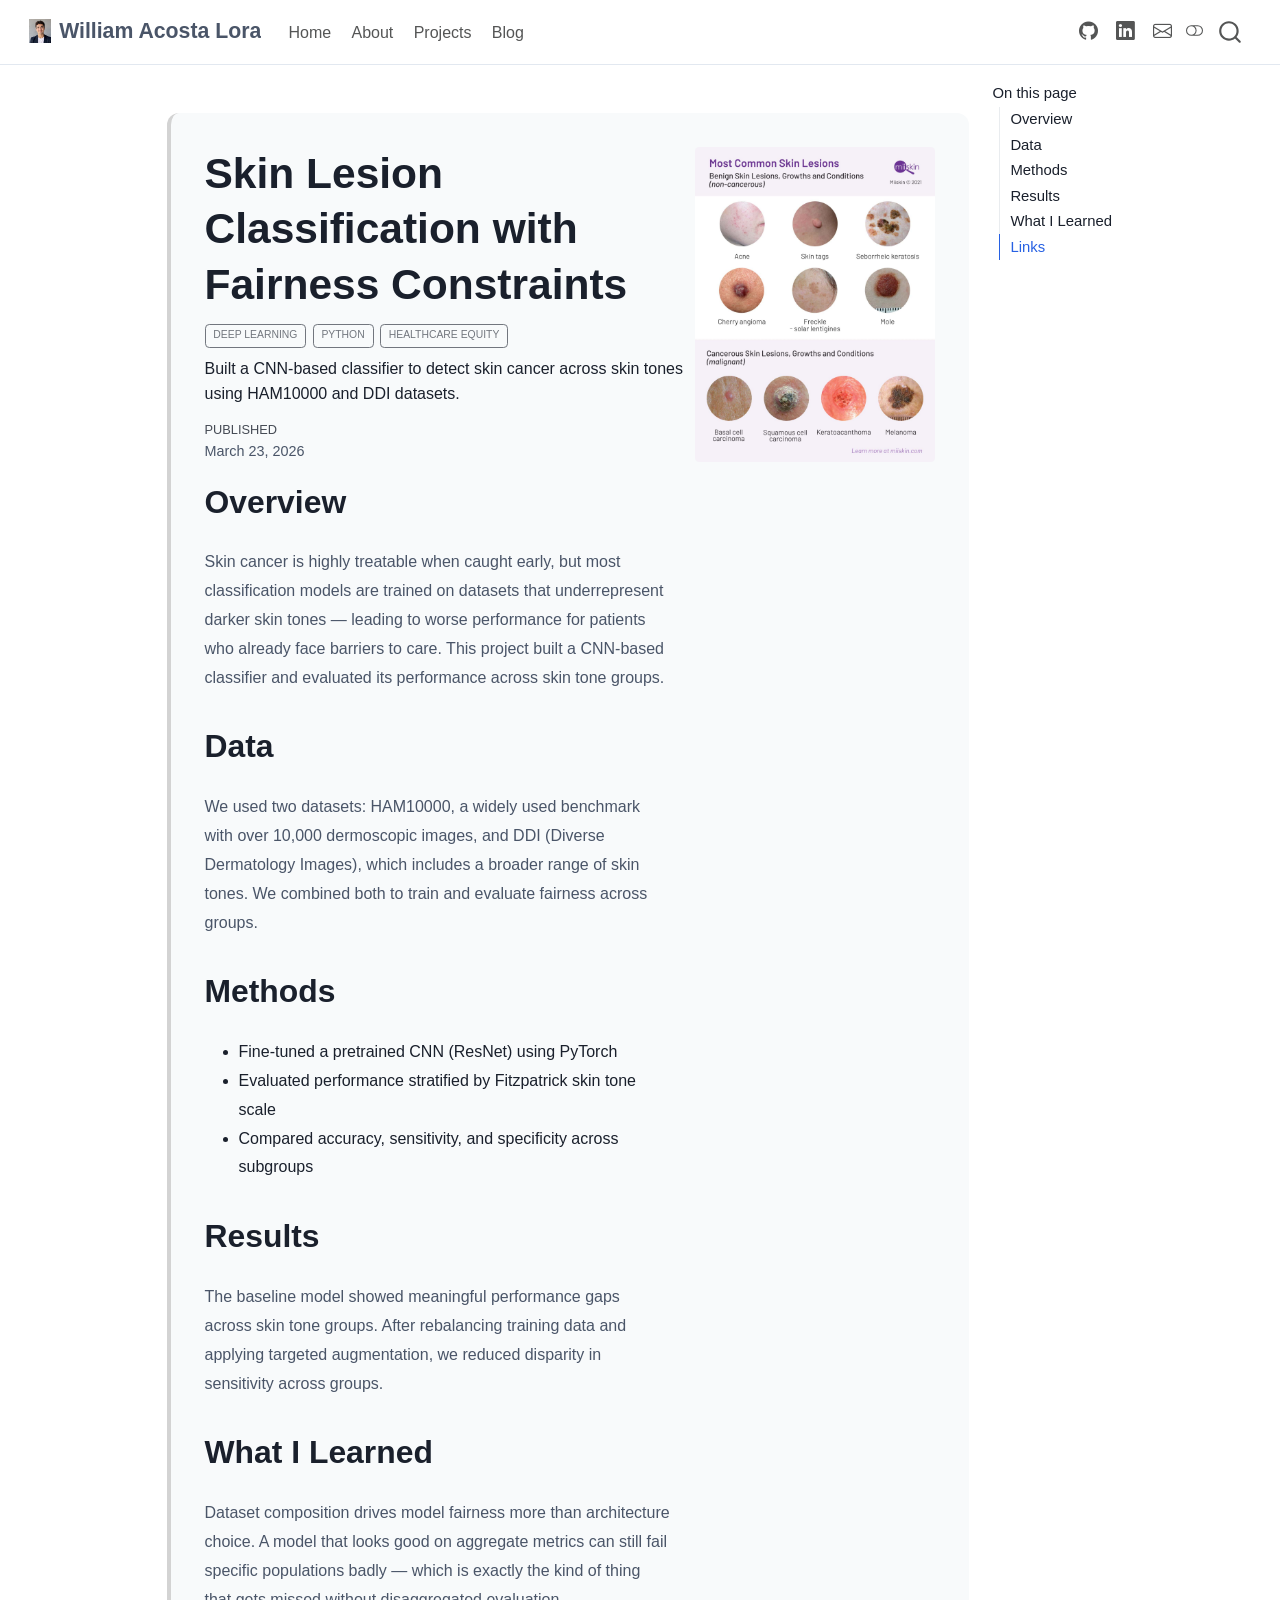
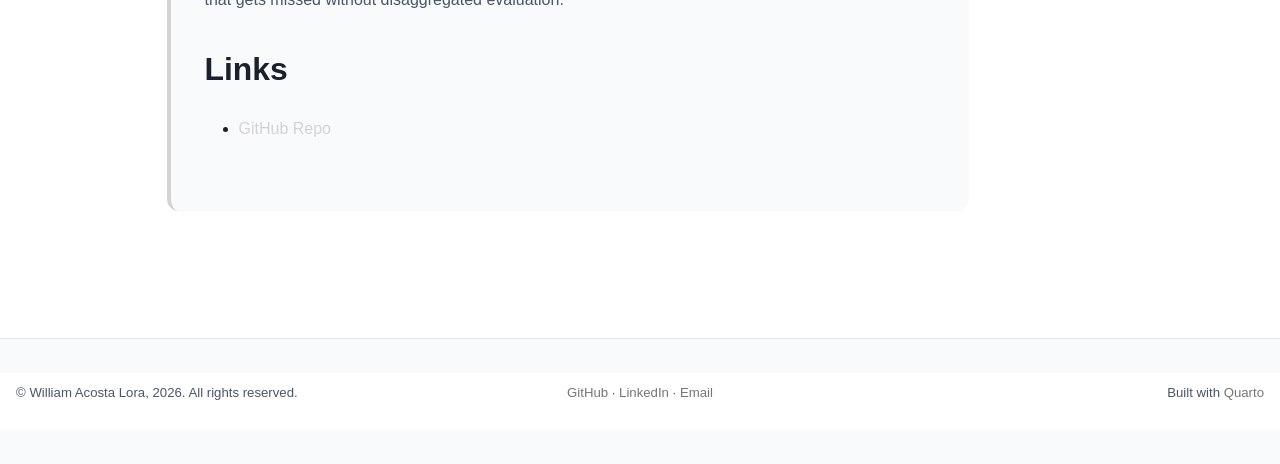
<file: docs/projects/skin-lesion-classifier/index.html>
<!DOCTYPE html>
<html xmlns="http://www.w3.org/1999/xhtml" lang="en" xml:lang="en"><head>

<meta charset="utf-8">
<meta name="generator" content="quarto-1.9.37">

<meta name="viewport" content="width=device-width, initial-scale=1.0, user-scalable=yes">

<meta name="dcterms.date" content="2026-03-23">
<meta name="description" content="Built a CNN-based classifier to detect skin cancer across skin tones using HAM10000 and DDI datasets.">

<title>Skin Lesion Classification with Fairness Constraints – William Acosta Lora | Computer Science &amp; Healthcare Equity</title>
<style>
/* Default styles provided by pandoc.
** See https://pandoc.org/MANUAL.html#variables-for-html for config info.
*/
code{white-space: pre-wrap;}
span.smallcaps{font-variant: small-caps;}
div.columns{display: flex; gap: min(4vw, 1.5em);}
div.column{flex: auto; overflow-x: auto;}
div.hanging-indent{margin-left: 1.5em; text-indent: -1.5em;}
ul.task-list{list-style: none;}
ul.task-list li input[type="checkbox"] {
  width: 0.8em;
  margin: 0 0.8em 0.2em -1em; /* quarto-specific, see https://github.com/quarto-dev/quarto-cli/issues/4556 */ 
  vertical-align: middle;
}
</style>


<script src="../../site_libs/quarto-nav/quarto-nav.js"></script>
<script src="../../site_libs/quarto-nav/headroom.min.js"></script>
<script src="../../site_libs/clipboard/clipboard.min.js"></script>
<script src="../../site_libs/quarto-search/autocomplete.umd.js"></script>
<script src="../../site_libs/quarto-search/fuse.min.js"></script>
<script src="../../site_libs/quarto-search/quarto-search.js"></script>
<meta name="quarto:offset" content="../../">
<script src="../../site_libs/quarto-html/quarto.js" type="module"></script>
<script src="../../site_libs/quarto-html/tabsets/tabsets.js" type="module"></script>
<script src="../../site_libs/quarto-html/popper.min.js"></script>
<script src="../../site_libs/quarto-html/tippy.umd.min.js"></script>
<link href="../../site_libs/quarto-html/tippy.css" rel="stylesheet">
<link href="../../site_libs/quarto-html/quarto-syntax-highlighting-7f8f88aac4f3542376d5c11b86a4c14d.css" rel="stylesheet" class="quarto-color-scheme" id="quarto-text-highlighting-styles">
<link href="../../site_libs/quarto-html/quarto-syntax-highlighting-dark-d0ae9245876894da5ac7e18953ecc5cc.css" rel="stylesheet" class="quarto-color-scheme quarto-color-alternate" id="quarto-text-highlighting-styles">
<link href="../../site_libs/quarto-html/quarto-syntax-highlighting-7f8f88aac4f3542376d5c11b86a4c14d.css" rel="stylesheet" class="quarto-color-scheme-extra" id="quarto-text-highlighting-styles">
<script src="../../site_libs/bootstrap/bootstrap.min.js"></script>
<link href="../../site_libs/bootstrap/bootstrap-icons.css" rel="stylesheet">
<link href="../../site_libs/bootstrap/bootstrap-b50fcc45842fcdedd5db528f06bb1f8f.min.css" rel="stylesheet" append-hash="true" class="quarto-color-scheme" id="quarto-bootstrap" data-mode="light">
<link href="../../site_libs/bootstrap/bootstrap-dark-d4e945a340e6152c7167dc577a656a9c.min.css" rel="stylesheet" append-hash="true" class="quarto-color-scheme quarto-color-alternate" id="quarto-bootstrap" data-mode="light">
<link href="../../site_libs/bootstrap/bootstrap-b50fcc45842fcdedd5db528f06bb1f8f.min.css" rel="stylesheet" append-hash="true" class="quarto-color-scheme-extra" id="quarto-bootstrap" data-mode="light">
<script id="quarto-search-options" type="application/json">{
  "location": "navbar",
  "copy-button": false,
  "collapse-after": 3,
  "panel-placement": "end",
  "type": "overlay",
  "limit": 50,
  "keyboard-shortcut": [
    "f",
    "/",
    "s"
  ],
  "show-item-context": false,
  "language": {
    "search-no-results-text": "No results",
    "search-matching-documents-text": "matching documents",
    "search-copy-link-title": "Copy link to search",
    "search-hide-matches-text": "Hide additional matches",
    "search-more-match-text": "more match in this document",
    "search-more-matches-text": "more matches in this document",
    "search-clear-button-title": "Clear",
    "search-text-placeholder": "",
    "search-detached-cancel-button-title": "Cancel",
    "search-submit-button-title": "Submit",
    "search-label": "Search"
  }
}</script>
<style>html{ scroll-behavior: smooth; }</style>


<link rel="stylesheet" href="../../styles.css">
<meta property="og:title" content="Skin Lesion Classification with Fairness Constraints – William Acosta Lora | Computer Science &amp; Healthcare Equity">
<meta property="og:description" content="Built a CNN-based classifier to detect skin cancer across skin tones using HAM10000 and DDI datasets.">
<meta property="og:image" content="https://williamacostalora.com/projects/skin-lesion-classifier/featured.jpg">
<meta property="og:site_name" content="William Acosta Lora | Computer Science &amp; Healthcare Equity">
<meta name="twitter:title" content="Skin Lesion Classification with Fairness Constraints – William Acosta Lora | Computer Science &amp; Healthcare Equity">
<meta name="twitter:description" content="Built a CNN-based classifier to detect skin cancer across skin tones using HAM10000 and DDI datasets.">
<meta name="twitter:image" content="https://williamacostalora.com/projects/skin-lesion-classifier/featured.jpg">
<meta name="twitter:card" content="summary_large_image">
</head>

<body class="nav-fixed quarto-light"><script id="quarto-html-before-body" type="application/javascript">
    const toggleBodyColorMode = (bsSheetEl) => {
      const mode = bsSheetEl.getAttribute("data-mode");
      const bodyEl = window.document.querySelector("body");
      if (mode === "dark") {
        bodyEl.classList.add("quarto-dark");
        bodyEl.classList.remove("quarto-light");
      } else {
        bodyEl.classList.add("quarto-light");
        bodyEl.classList.remove("quarto-dark");
      }
    }
    const toggleBodyColorPrimary = () => {
      const bsSheetEl = window.document.querySelector("link#quarto-bootstrap:not([rel=disabled-stylesheet])");
      if (bsSheetEl) {
        toggleBodyColorMode(bsSheetEl);
      }
    }
    const setColorSchemeToggle = (alternate) => {
      const toggles = window.document.querySelectorAll('.quarto-color-scheme-toggle');
      for (let i=0; i < toggles.length; i++) {
        const toggle = toggles[i];
        if (toggle) {
          if (alternate) {
            toggle.classList.add("alternate");
          } else {
            toggle.classList.remove("alternate");
          }
        }
      }
    };
    const toggleColorMode = (alternate) => {
      // Switch the stylesheets
      const primaryStylesheets = window.document.querySelectorAll('link.quarto-color-scheme:not(.quarto-color-alternate)');
      const alternateStylesheets = window.document.querySelectorAll('link.quarto-color-scheme.quarto-color-alternate');
      manageTransitions('#quarto-margin-sidebar .nav-link', false);
      if (alternate) {
        // note: dark is layered on light, we don't disable primary!
        enableStylesheet(alternateStylesheets);
        for (const sheetNode of alternateStylesheets) {
          if (sheetNode.id === "quarto-bootstrap") {
            toggleBodyColorMode(sheetNode);
          }
        }
      } else {
        disableStylesheet(alternateStylesheets);
        enableStylesheet(primaryStylesheets)
        toggleBodyColorPrimary();
      }
      manageTransitions('#quarto-margin-sidebar .nav-link', true);
      // Switch the toggles
      setColorSchemeToggle(alternate)
      // Hack to workaround the fact that safari doesn't
      // properly recolor the scrollbar when toggling (#1455)
      if (navigator.userAgent.indexOf('Safari') > 0 && navigator.userAgent.indexOf('Chrome') == -1) {
        manageTransitions("body", false);
        window.scrollTo(0, 1);
        setTimeout(() => {
          window.scrollTo(0, 0);
          manageTransitions("body", true);
        }, 40);
      }
    }
    const disableStylesheet = (stylesheets) => {
      for (let i=0; i < stylesheets.length; i++) {
        const stylesheet = stylesheets[i];
        stylesheet.rel = 'disabled-stylesheet';
      }
    }
    const enableStylesheet = (stylesheets) => {
      for (let i=0; i < stylesheets.length; i++) {
        const stylesheet = stylesheets[i];
        if(stylesheet.rel !== 'stylesheet') { // for Chrome, which will still FOUC without this check
          stylesheet.rel = 'stylesheet';
        }
      }
    }
    const manageTransitions = (selector, allowTransitions) => {
      const els = window.document.querySelectorAll(selector);
      for (let i=0; i < els.length; i++) {
        const el = els[i];
        if (allowTransitions) {
          el.classList.remove('notransition');
        } else {
          el.classList.add('notransition');
        }
      }
    }
    const isFileUrl = () => {
      return window.location.protocol === 'file:';
    }
    const hasAlternateSentinel = () => {
      let styleSentinel = getColorSchemeSentinel();
      if (styleSentinel !== null) {
        return styleSentinel === "alternate";
      } else {
        return false;
      }
    }
    const setStyleSentinel = (alternate) => {
      const value = alternate ? "alternate" : "default";
      if (!isFileUrl()) {
        window.localStorage.setItem("quarto-color-scheme", value);
      } else {
        localAlternateSentinel = value;
      }
    }
    const getColorSchemeSentinel = () => {
      if (!isFileUrl()) {
        const storageValue = window.localStorage.getItem("quarto-color-scheme");
        return storageValue != null ? storageValue : localAlternateSentinel;
      } else {
        return localAlternateSentinel;
      }
    }
    const toggleGiscusIfUsed = (isAlternate, darkModeDefault) => {
      const baseTheme = document.querySelector('#giscus-base-theme')?.value ?? 'light';
      const alternateTheme = document.querySelector('#giscus-alt-theme')?.value ?? 'dark';
      let newTheme = '';
      if(authorPrefersDark) {
        newTheme = isAlternate ? baseTheme : alternateTheme;
      } else {
        newTheme = isAlternate ? alternateTheme : baseTheme;
      }
      const changeGiscusTheme = () => {
        // From: https://github.com/giscus/giscus/issues/336
        const sendMessage = (message) => {
          const iframe = document.querySelector('iframe.giscus-frame');
          if (!iframe) return;
          iframe.contentWindow.postMessage({ giscus: message }, 'https://giscus.app');
        }
        sendMessage({
          setConfig: {
            theme: newTheme
          }
        });
      }
      const isGiscussLoaded = window.document.querySelector('iframe.giscus-frame') !== null;
      if (isGiscussLoaded) {
        changeGiscusTheme();
      }
    };
    const authorPrefersDark = false;
    const darkModeDefault = authorPrefersDark;
      document.querySelector('link#quarto-text-highlighting-styles.quarto-color-scheme-extra').rel = 'disabled-stylesheet';
      document.querySelector('link#quarto-bootstrap.quarto-color-scheme-extra').rel = 'disabled-stylesheet';
    let localAlternateSentinel = darkModeDefault ? 'alternate' : 'default';
    // Dark / light mode switch
    window.quartoToggleColorScheme = () => {
      // Read the current dark / light value
      let toAlternate = !hasAlternateSentinel();
      toggleColorMode(toAlternate);
      setStyleSentinel(toAlternate);
      toggleGiscusIfUsed(toAlternate, darkModeDefault);
      window.dispatchEvent(new Event('resize'));
    };
    // Switch to dark mode if need be
    if (hasAlternateSentinel()) {
      toggleColorMode(true);
    } else {
      toggleColorMode(false);
    }
  </script>

<div id="quarto-search-results"></div>
  <header id="quarto-header" class="headroom fixed-top">
    <nav class="navbar navbar-expand-lg " data-bs-theme="dark">
      <div class="navbar-container container-fluid">
      <div class="navbar-brand-container mx-auto">
    <a href="../../index.html" class="navbar-brand navbar-brand-logo">
    <img src="../../images/william_headshot.png" alt="" class="navbar-logo light-content">
    <img src="../../images/william_headshot.png" alt="" class="navbar-logo dark-content">
    </a>
    <a class="navbar-brand" href="../../index.html">
    <span class="navbar-title">William Acosta Lora</span>
    </a>
  </div>
            <div id="quarto-search" class="" title="Search"></div>
          <button class="navbar-toggler" type="button" data-bs-toggle="collapse" data-bs-target="#navbarCollapse" aria-controls="navbarCollapse" role="menu" aria-expanded="false" aria-label="Toggle navigation" onclick="if (window.quartoToggleHeadroom) { window.quartoToggleHeadroom(); }">
  <span class="navbar-toggler-icon"></span>
</button>
          <div class="collapse navbar-collapse" id="navbarCollapse">
            <ul class="navbar-nav navbar-nav-scroll me-auto">
  <li class="nav-item">
    <a class="nav-link" href="../../index.html"> 
<span class="menu-text">Home</span></a>
  </li>  
  <li class="nav-item">
    <a class="nav-link" href="../../about.html"> 
<span class="menu-text">About</span></a>
  </li>  
  <li class="nav-item">
    <a class="nav-link" href="../../projects.html"> 
<span class="menu-text">Projects</span></a>
  </li>  
  <li class="nav-item">
    <a class="nav-link" href="../../posts.html"> 
<span class="menu-text">Blog</span></a>
  </li>  
</ul>
            <ul class="navbar-nav navbar-nav-scroll ms-auto">
  <li class="nav-item compact">
    <a class="nav-link" href="https://github.com/williamacostalora"> <i class="bi bi-github" role="img">
</i> 
<span class="menu-text"></span></a>
  </li>  
  <li class="nav-item compact">
    <a class="nav-link" href="https://www.linkedin.com/in/william-acosta-lora-2a288829a/"> <i class="bi bi-linkedin" role="img">
</i> 
<span class="menu-text"></span></a>
  </li>  
  <li class="nav-item compact">
    <a class="nav-link" href="mailto:waacosta13@gmail.com"> <i class="bi bi-envelope" role="img">
</i> 
<span class="menu-text"></span></a>
  </li>  
</ul>
          </div> <!-- /navcollapse -->
            <div class="quarto-navbar-tools">
  <a href="" class="quarto-color-scheme-toggle quarto-navigation-tool  px-1" onclick="window.quartoToggleColorScheme(); return false;" title="Toggle dark mode"><i class="bi"></i></a>
</div>
      </div> <!-- /container-fluid -->
    </nav>
</header>
<!-- content -->
<div id="quarto-content" class="quarto-container page-columns page-rows-contents page-layout-article page-navbar">
<!-- sidebar -->
<!-- margin-sidebar -->
    <div id="quarto-margin-sidebar" class="sidebar margin-sidebar">
        <nav id="TOC" role="doc-toc" class="toc-active">
    <h2 id="toc-title">On this page</h2>
  <ul class="collapse">
  <li><a href="#overview" id="toc-overview" class="nav-link active" data-scroll-target="#overview">Overview</a></li>
  <li><a href="#data" id="toc-data" class="nav-link" data-scroll-target="#data">Data</a></li>
  <li><a href="#methods" id="toc-methods" class="nav-link" data-scroll-target="#methods">Methods</a></li>
  <li><a href="#results" id="toc-results" class="nav-link" data-scroll-target="#results">Results</a></li>
  <li><a href="#what-i-learned" id="toc-what-i-learned" class="nav-link" data-scroll-target="#what-i-learned">What I Learned</a></li>
  <li><a href="#links" id="toc-links" class="nav-link" data-scroll-target="#links">Links</a></li>
  </ul>
</nav>
    </div>
<!-- main -->
<div class="quarto-about-solana column-body">
  <div class="about-entity">
    <div class="entity-contents">
      <header id="title-block-header" class="quarto-title-block default">
<div class="quarto-title">
<h1 class="title">Skin Lesion Classification with Fairness Constraints</h1>
  <div class="quarto-categories">
    <div class="quarto-category">Deep Learning</div>
    <div class="quarto-category">Python</div>
    <div class="quarto-category">Healthcare Equity</div>
  </div>
  </div>
<div>
  <div class="description">
    Built a CNN-based classifier to detect skin cancer across skin tones using HAM10000 and DDI datasets.
  </div>
</div>
<div class="quarto-title-meta">
    <div>
    <div class="quarto-title-meta-heading">Published</div>
    <div class="quarto-title-meta-contents">
      <p class="date">March 23, 2026</p>
    </div>
  </div>
  </div>
</header> 
      <div class="about-contents"><main class="content" id="quarto-document-content">


<section id="overview" class="level2">
<h2 data-anchor-id="overview">Overview</h2>
<p>Skin cancer is highly treatable when caught early, but most classification models are trained on datasets that underrepresent darker skin tones — leading to worse performance for patients who already face barriers to care. This project built a CNN-based classifier and evaluated its performance across skin tone groups.</p>
</section>
<section id="data" class="level2">
<h2 data-anchor-id="data">Data</h2>
<p>We used two datasets: HAM10000, a widely used benchmark with over 10,000 dermoscopic images, and DDI (Diverse Dermatology Images), which includes a broader range of skin tones. We combined both to train and evaluate fairness across groups.</p>
</section>
<section id="methods" class="level2">
<h2 data-anchor-id="methods">Methods</h2>
<ul>
<li>Fine-tuned a pretrained CNN (ResNet) using PyTorch</li>
<li>Evaluated performance stratified by Fitzpatrick skin tone scale</li>
<li>Compared accuracy, sensitivity, and specificity across subgroups</li>
</ul>
</section>
<section id="results" class="level2">
<h2 data-anchor-id="results">Results</h2>
<p>The baseline model showed meaningful performance gaps across skin tone groups. After rebalancing training data and applying targeted augmentation, we reduced disparity in sensitivity across groups.</p>
</section>
<section id="what-i-learned" class="level2">
<h2 data-anchor-id="what-i-learned">What I Learned</h2>
<p>Dataset composition drives model fairness more than architecture choice. A model that looks good on aggregate metrics can still fail specific populations badly — which is exactly the kind of thing that gets missed without disaggregated evaluation.</p>
</section>
<section id="links" class="level2">
<h2 data-anchor-id="links">Links</h2>
<ul>
<li><a href="https://colab.research.google.com/drive/1QZ61J--Bj7Y0wsscgp0LXr3WBp2rEi2p?usp=sharing">GitHub Repo</a></li>
</ul>


</section>
</main></div>
    </div>
    <img src="featured.jpg" class="about-image
  rounded " style="width: 15em;">
  </div>
</div>
 <!-- /main -->
<script id="quarto-html-after-body" type="application/javascript">
  window.document.addEventListener("DOMContentLoaded", function (event) {
    // Ensure there is a toggle, if there isn't float one in the top right
    if (window.document.querySelector('.quarto-color-scheme-toggle') === null) {
      const a = window.document.createElement('a');
      a.classList.add('top-right');
      a.classList.add('quarto-color-scheme-toggle');
      a.href = "";
      a.onclick = function() { try { window.quartoToggleColorScheme(); } catch {} return false; };
      const i = window.document.createElement("i");
      i.classList.add('bi');
      a.appendChild(i);
      window.document.body.appendChild(a);
    }
    setColorSchemeToggle(hasAlternateSentinel())
    const isCodeAnnotation = (el) => {
      for (const clz of el.classList) {
        if (clz.startsWith('code-annotation-')) {                     
          return true;
        }
      }
      return false;
    }
    const onCopySuccess = function(e) {
      // button target
      const button = e.trigger;
      // don't keep focus
      button.blur();
      // flash "checked"
      button.classList.add('code-copy-button-checked');
      var currentTitle = button.getAttribute("title");
      button.setAttribute("title", "Copied!");
      let tooltip;
      if (window.bootstrap) {
        button.setAttribute("data-bs-toggle", "tooltip");
        button.setAttribute("data-bs-placement", "left");
        button.setAttribute("data-bs-title", "Copied!");
        tooltip = new bootstrap.Tooltip(button, 
          { trigger: "manual", 
            customClass: "code-copy-button-tooltip",
            offset: [0, -8]});
        tooltip.show();    
      }
      setTimeout(function() {
        if (tooltip) {
          tooltip.hide();
          button.removeAttribute("data-bs-title");
          button.removeAttribute("data-bs-toggle");
          button.removeAttribute("data-bs-placement");
        }
        button.setAttribute("title", currentTitle);
        button.classList.remove('code-copy-button-checked');
      }, 1000);
      // clear code selection
      e.clearSelection();
    }
    const getTextToCopy = function(trigger) {
      const outerScaffold = trigger.parentElement.cloneNode(true);
      const codeEl = outerScaffold.querySelector('code');
      for (const childEl of codeEl.children) {
        if (isCodeAnnotation(childEl)) {
          childEl.remove();
        }
      }
      return codeEl.innerText;
    }
    const clipboard = new window.ClipboardJS('.code-copy-button:not([data-in-quarto-modal])', {
      text: getTextToCopy
    });
    clipboard.on('success', onCopySuccess);
    if (window.document.getElementById('quarto-embedded-source-code-modal')) {
      const clipboardModal = new window.ClipboardJS('.code-copy-button[data-in-quarto-modal]', {
        text: getTextToCopy,
        container: window.document.getElementById('quarto-embedded-source-code-modal')
      });
      clipboardModal.on('success', onCopySuccess);
    }
      var localhostRegex = new RegExp(/^(?:http|https):\/\/localhost\:?[0-9]*\//);
      var mailtoRegex = new RegExp(/^mailto:/);
        var filterRegex = new RegExp("https:\/\/williamacostalora\.com");
      var isInternal = (href) => {
          return filterRegex.test(href) || localhostRegex.test(href) || mailtoRegex.test(href);
      }
      // Inspect non-navigation links and adorn them if external
     var links = window.document.querySelectorAll('a[href]:not(.nav-link):not(.navbar-brand):not(.toc-action):not(.sidebar-link):not(.sidebar-item-toggle):not(.pagination-link):not(.no-external):not([aria-hidden]):not(.dropdown-item):not(.quarto-navigation-tool):not(.about-link)');
      for (var i=0; i<links.length; i++) {
        const link = links[i];
        if (!isInternal(link.href)) {
          // undo the damage that might have been done by quarto-nav.js in the case of
          // links that we want to consider external
          if (link.dataset.originalHref !== undefined) {
            link.href = link.dataset.originalHref;
          }
        }
      }
    function tippyHover(el, contentFn, onTriggerFn, onUntriggerFn) {
      const config = {
        allowHTML: true,
        maxWidth: 500,
        delay: 100,
        arrow: false,
        appendTo: function(el) {
            return el.parentElement;
        },
        interactive: true,
        interactiveBorder: 10,
        theme: 'quarto',
        placement: 'bottom-start',
      };
      if (contentFn) {
        config.content = contentFn;
      }
      if (onTriggerFn) {
        config.onTrigger = onTriggerFn;
      }
      if (onUntriggerFn) {
        config.onUntrigger = onUntriggerFn;
      }
      window.tippy(el, config); 
    }
    const noterefs = window.document.querySelectorAll('a[role="doc-noteref"]');
    for (var i=0; i<noterefs.length; i++) {
      const ref = noterefs[i];
      tippyHover(ref, function() {
        // use id or data attribute instead here
        let href = ref.getAttribute('data-footnote-href') || ref.getAttribute('href');
        try { href = new URL(href).hash; } catch {}
        const id = href.replace(/^#\/?/, "");
        const note = window.document.getElementById(id);
        if (note) {
          return note.innerHTML;
        } else {
          return "";
        }
      });
    }
    const xrefs = window.document.querySelectorAll('a.quarto-xref');
    const processXRef = (id, note) => {
      // Strip column container classes
      const stripColumnClz = (el) => {
        el.classList.remove("page-full", "page-columns");
        if (el.children) {
          for (const child of el.children) {
            stripColumnClz(child);
          }
        }
      }
      stripColumnClz(note)
      if (id === null || id.startsWith('sec-')) {
        // Special case sections, only their first couple elements
        const container = document.createElement("div");
        if (note.children && note.children.length > 2) {
          container.appendChild(note.children[0].cloneNode(true));
          for (let i = 1; i < note.children.length; i++) {
            const child = note.children[i];
            if (child.tagName === "P" && child.innerText === "") {
              continue;
            } else {
              container.appendChild(child.cloneNode(true));
              break;
            }
          }
          if (window.Quarto?.typesetMath) {
            window.Quarto.typesetMath(container);
          }
          return container.innerHTML
        } else {
          if (window.Quarto?.typesetMath) {
            window.Quarto.typesetMath(note);
          }
          return note.innerHTML;
        }
      } else {
        // Remove any anchor links if they are present
        const anchorLink = note.querySelector('a.anchorjs-link');
        if (anchorLink) {
          anchorLink.remove();
        }
        if (window.Quarto?.typesetMath) {
          window.Quarto.typesetMath(note);
        }
        if (note.classList.contains("callout")) {
          return note.outerHTML;
        } else {
          return note.innerHTML;
        }
      }
    }
    for (var i=0; i<xrefs.length; i++) {
      const xref = xrefs[i];
      tippyHover(xref, undefined, function(instance) {
        instance.disable();
        let url = xref.getAttribute('href');
        let hash = undefined; 
        if (url.startsWith('#')) {
          hash = url;
        } else {
          try { hash = new URL(url).hash; } catch {}
        }
        if (hash) {
          const id = hash.replace(/^#\/?/, "");
          const note = window.document.getElementById(id);
          if (note !== null) {
            try {
              const html = processXRef(id, note.cloneNode(true));
              instance.setContent(html);
            } finally {
              instance.enable();
              instance.show();
            }
          } else {
            // See if we can fetch this
            fetch(url.split('#')[0])
            .then(res => res.text())
            .then(html => {
              const parser = new DOMParser();
              const htmlDoc = parser.parseFromString(html, "text/html");
              const note = htmlDoc.getElementById(id);
              if (note !== null) {
                const html = processXRef(id, note);
                instance.setContent(html);
              } 
            }).finally(() => {
              instance.enable();
              instance.show();
            });
          }
        } else {
          // See if we can fetch a full url (with no hash to target)
          // This is a special case and we should probably do some content thinning / targeting
          fetch(url)
          .then(res => res.text())
          .then(html => {
            const parser = new DOMParser();
            const htmlDoc = parser.parseFromString(html, "text/html");
            const note = htmlDoc.querySelector('main.content');
            if (note !== null) {
              // This should only happen for chapter cross references
              // (since there is no id in the URL)
              // remove the first header
              if (note.children.length > 0 && note.children[0].tagName === "HEADER") {
                note.children[0].remove();
              }
              const html = processXRef(null, note);
              instance.setContent(html);
            } 
          }).finally(() => {
            instance.enable();
            instance.show();
          });
        }
      }, function(instance) {
      });
    }
        let selectedAnnoteEl;
        const selectorForAnnotation = ( cell, annotation) => {
          let cellAttr = 'data-code-cell="' + cell + '"';
          let lineAttr = 'data-code-annotation="' +  annotation + '"';
          const selector = 'span[' + cellAttr + '][' + lineAttr + ']';
          return selector;
        }
        const selectCodeLines = (annoteEl) => {
          const doc = window.document;
          const targetCell = annoteEl.getAttribute("data-target-cell");
          const targetAnnotation = annoteEl.getAttribute("data-target-annotation");
          const annoteSpan = window.document.querySelector(selectorForAnnotation(targetCell, targetAnnotation));
          const lines = annoteSpan.getAttribute("data-code-lines").split(",");
          const lineIds = lines.map((line) => {
            return targetCell + "-" + line;
          })
          let top = null;
          let height = null;
          let parent = null;
          if (lineIds.length > 0) {
              //compute the position of the single el (top and bottom and make a div)
              const el = window.document.getElementById(lineIds[0]);
              top = el.offsetTop;
              height = el.offsetHeight;
              parent = el.parentElement.parentElement;
            if (lineIds.length > 1) {
              const lastEl = window.document.getElementById(lineIds[lineIds.length - 1]);
              const bottom = lastEl.offsetTop + lastEl.offsetHeight;
              height = bottom - top;
            }
            if (top !== null && height !== null && parent !== null) {
              // cook up a div (if necessary) and position it 
              let div = window.document.getElementById("code-annotation-line-highlight");
              if (div === null) {
                div = window.document.createElement("div");
                div.setAttribute("id", "code-annotation-line-highlight");
                div.style.position = 'absolute';
                parent.appendChild(div);
              }
              div.style.top = top - 2 + "px";
              div.style.height = height + 4 + "px";
              div.style.left = 0;
              let gutterDiv = window.document.getElementById("code-annotation-line-highlight-gutter");
              if (gutterDiv === null) {
                gutterDiv = window.document.createElement("div");
                gutterDiv.setAttribute("id", "code-annotation-line-highlight-gutter");
                gutterDiv.style.position = 'absolute';
                const codeCell = window.document.getElementById(targetCell);
                const gutter = codeCell.querySelector('.code-annotation-gutter');
                gutter.appendChild(gutterDiv);
              }
              gutterDiv.style.top = top - 2 + "px";
              gutterDiv.style.height = height + 4 + "px";
            }
            selectedAnnoteEl = annoteEl;
          }
        };
        const unselectCodeLines = () => {
          const elementsIds = ["code-annotation-line-highlight", "code-annotation-line-highlight-gutter"];
          elementsIds.forEach((elId) => {
            const div = window.document.getElementById(elId);
            if (div) {
              div.remove();
            }
          });
          selectedAnnoteEl = undefined;
        };
          // Handle positioning of the toggle
      window.addEventListener(
        "resize",
        throttle(() => {
          elRect = undefined;
          if (selectedAnnoteEl) {
            selectCodeLines(selectedAnnoteEl);
          }
        }, 10)
      );
      function throttle(fn, ms) {
      let throttle = false;
      let timer;
        return (...args) => {
          if(!throttle) { // first call gets through
              fn.apply(this, args);
              throttle = true;
          } else { // all the others get throttled
              if(timer) clearTimeout(timer); // cancel #2
              timer = setTimeout(() => {
                fn.apply(this, args);
                timer = throttle = false;
              }, ms);
          }
        };
      }
        // Attach click handler to the DT
        const annoteDls = window.document.querySelectorAll('dt[data-target-cell]');
        for (const annoteDlNode of annoteDls) {
          annoteDlNode.addEventListener('click', (event) => {
            const clickedEl = event.target;
            if (clickedEl !== selectedAnnoteEl) {
              unselectCodeLines();
              const activeEl = window.document.querySelector('dt[data-target-cell].code-annotation-active');
              if (activeEl) {
                activeEl.classList.remove('code-annotation-active');
              }
              selectCodeLines(clickedEl);
              clickedEl.classList.add('code-annotation-active');
            } else {
              // Unselect the line
              unselectCodeLines();
              clickedEl.classList.remove('code-annotation-active');
            }
          });
        }
    const findCites = (el) => {
      const parentEl = el.parentElement;
      if (parentEl) {
        const cites = parentEl.dataset.cites;
        if (cites) {
          return {
            el,
            cites: cites.split(' ')
          };
        } else {
          return findCites(el.parentElement)
        }
      } else {
        return undefined;
      }
    };
    var bibliorefs = window.document.querySelectorAll('a[role="doc-biblioref"]');
    for (var i=0; i<bibliorefs.length; i++) {
      const ref = bibliorefs[i];
      const citeInfo = findCites(ref);
      if (citeInfo) {
        tippyHover(citeInfo.el, function() {
          var popup = window.document.createElement('div');
          citeInfo.cites.forEach(function(cite) {
            var citeDiv = window.document.createElement('div');
            citeDiv.classList.add('hanging-indent');
            citeDiv.classList.add('csl-entry');
            var biblioDiv = window.document.getElementById('ref-' + cite);
            if (biblioDiv) {
              citeDiv.innerHTML = biblioDiv.innerHTML;
            }
            popup.appendChild(citeDiv);
          });
          return popup.innerHTML;
        });
      }
    }
  });
  </script>
</div> <!-- /content -->
<footer class="footer">
  <div class="nav-footer">
    <div class="nav-footer-left">
<p>© William Acosta Lora, 2026. All rights reserved.</p>
</div>   
    <div class="nav-footer-center">
<p><a href="https://github.com/williamacostalora">GitHub</a> · <a href="https://www.linkedin.com/in/william-acosta-lora-2a288829a/">LinkedIn</a> · <a href="mailto:waacosta13@gmail.com">Email</a></p>
</div>
    <div class="nav-footer-right">
<p>Built with <a href="https://quarto.org/">Quarto</a></p>
</div>
  </div>
</footer>




<script src="../../site_libs/quarto-html/zenscroll-min.js"></script>
</body></html>
</file>
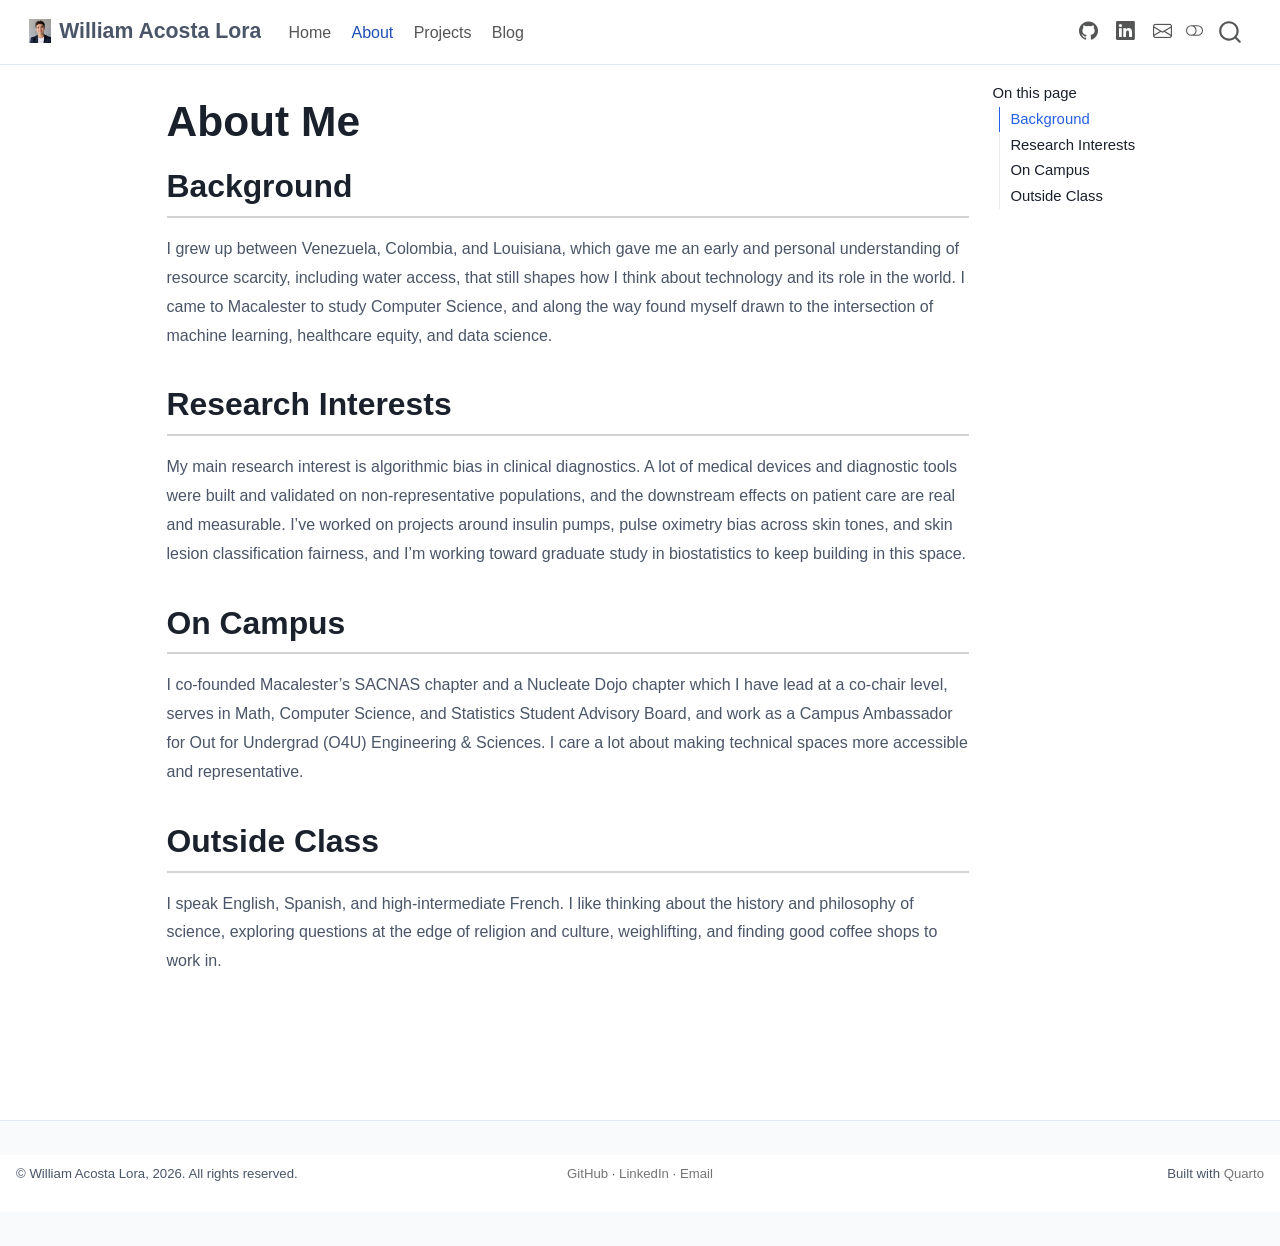
<file: docs/about.html>
<!DOCTYPE html>
<html xmlns="http://www.w3.org/1999/xhtml" lang="en" xml:lang="en"><head>

<meta charset="utf-8">
<meta name="generator" content="quarto-1.9.37">

<meta name="viewport" content="width=device-width, initial-scale=1.0, user-scalable=yes">


<title>About Me – William Acosta Lora | Computer Science &amp; Healthcare Equity</title>
<style>
/* Default styles provided by pandoc.
** See https://pandoc.org/MANUAL.html#variables-for-html for config info.
*/
code{white-space: pre-wrap;}
span.smallcaps{font-variant: small-caps;}
div.columns{display: flex; gap: min(4vw, 1.5em);}
div.column{flex: auto; overflow-x: auto;}
div.hanging-indent{margin-left: 1.5em; text-indent: -1.5em;}
ul.task-list{list-style: none;}
ul.task-list li input[type="checkbox"] {
  width: 0.8em;
  margin: 0 0.8em 0.2em -1em; /* quarto-specific, see https://github.com/quarto-dev/quarto-cli/issues/4556 */ 
  vertical-align: middle;
}
</style>


<script src="site_libs/quarto-nav/quarto-nav.js"></script>
<script src="site_libs/quarto-nav/headroom.min.js"></script>
<script src="site_libs/clipboard/clipboard.min.js"></script>
<script src="site_libs/quarto-search/autocomplete.umd.js"></script>
<script src="site_libs/quarto-search/fuse.min.js"></script>
<script src="site_libs/quarto-search/quarto-search.js"></script>
<meta name="quarto:offset" content="./">
<script src="site_libs/quarto-html/quarto.js" type="module"></script>
<script src="site_libs/quarto-html/tabsets/tabsets.js" type="module"></script>
<script src="site_libs/quarto-html/popper.min.js"></script>
<script src="site_libs/quarto-html/tippy.umd.min.js"></script>
<script src="site_libs/quarto-html/anchor.min.js"></script>
<link href="site_libs/quarto-html/tippy.css" rel="stylesheet">
<link href="site_libs/quarto-html/quarto-syntax-highlighting-7f8f88aac4f3542376d5c11b86a4c14d.css" rel="stylesheet" class="quarto-color-scheme" id="quarto-text-highlighting-styles">
<link href="site_libs/quarto-html/quarto-syntax-highlighting-dark-d0ae9245876894da5ac7e18953ecc5cc.css" rel="stylesheet" class="quarto-color-scheme quarto-color-alternate" id="quarto-text-highlighting-styles">
<link href="site_libs/quarto-html/quarto-syntax-highlighting-7f8f88aac4f3542376d5c11b86a4c14d.css" rel="stylesheet" class="quarto-color-scheme-extra" id="quarto-text-highlighting-styles">
<script src="site_libs/bootstrap/bootstrap.min.js"></script>
<link href="site_libs/bootstrap/bootstrap-icons.css" rel="stylesheet">
<link href="site_libs/bootstrap/bootstrap-b50fcc45842fcdedd5db528f06bb1f8f.min.css" rel="stylesheet" append-hash="true" class="quarto-color-scheme" id="quarto-bootstrap" data-mode="light">
<link href="site_libs/bootstrap/bootstrap-dark-d4e945a340e6152c7167dc577a656a9c.min.css" rel="stylesheet" append-hash="true" class="quarto-color-scheme quarto-color-alternate" id="quarto-bootstrap" data-mode="light">
<link href="site_libs/bootstrap/bootstrap-b50fcc45842fcdedd5db528f06bb1f8f.min.css" rel="stylesheet" append-hash="true" class="quarto-color-scheme-extra" id="quarto-bootstrap" data-mode="light">
<script id="quarto-search-options" type="application/json">{
  "location": "navbar",
  "copy-button": false,
  "collapse-after": 3,
  "panel-placement": "end",
  "type": "overlay",
  "limit": 50,
  "keyboard-shortcut": [
    "f",
    "/",
    "s"
  ],
  "show-item-context": false,
  "language": {
    "search-no-results-text": "No results",
    "search-matching-documents-text": "matching documents",
    "search-copy-link-title": "Copy link to search",
    "search-hide-matches-text": "Hide additional matches",
    "search-more-match-text": "more match in this document",
    "search-more-matches-text": "more matches in this document",
    "search-clear-button-title": "Clear",
    "search-text-placeholder": "",
    "search-detached-cancel-button-title": "Cancel",
    "search-submit-button-title": "Submit",
    "search-label": "Search"
  }
}</script>
<style>html{ scroll-behavior: smooth; }</style>


<link rel="stylesheet" href="styles.css">
<meta property="og:title" content="About Me – William Acosta Lora | Computer Science &amp; Healthcare Equity">
<meta property="og:description" content="Portfolio of William Acosta Lora - CS student at Macalester College focused on algorithmic bias in healthcare, machine learning, and data science.">
<meta property="og:site_name" content="William Acosta Lora | Computer Science &amp; Healthcare Equity">
<meta name="twitter:title" content="About Me – William Acosta Lora | Computer Science &amp; Healthcare Equity">
<meta name="twitter:description" content="Portfolio of William Acosta Lora - CS student at Macalester College focused on algorithmic bias in healthcare, machine learning, and data science.">
<meta name="twitter:card" content="summary">
</head>

<body class="nav-fixed quarto-light"><script id="quarto-html-before-body" type="application/javascript">
    const toggleBodyColorMode = (bsSheetEl) => {
      const mode = bsSheetEl.getAttribute("data-mode");
      const bodyEl = window.document.querySelector("body");
      if (mode === "dark") {
        bodyEl.classList.add("quarto-dark");
        bodyEl.classList.remove("quarto-light");
      } else {
        bodyEl.classList.add("quarto-light");
        bodyEl.classList.remove("quarto-dark");
      }
    }
    const toggleBodyColorPrimary = () => {
      const bsSheetEl = window.document.querySelector("link#quarto-bootstrap:not([rel=disabled-stylesheet])");
      if (bsSheetEl) {
        toggleBodyColorMode(bsSheetEl);
      }
    }
    const setColorSchemeToggle = (alternate) => {
      const toggles = window.document.querySelectorAll('.quarto-color-scheme-toggle');
      for (let i=0; i < toggles.length; i++) {
        const toggle = toggles[i];
        if (toggle) {
          if (alternate) {
            toggle.classList.add("alternate");
          } else {
            toggle.classList.remove("alternate");
          }
        }
      }
    };
    const toggleColorMode = (alternate) => {
      // Switch the stylesheets
      const primaryStylesheets = window.document.querySelectorAll('link.quarto-color-scheme:not(.quarto-color-alternate)');
      const alternateStylesheets = window.document.querySelectorAll('link.quarto-color-scheme.quarto-color-alternate');
      manageTransitions('#quarto-margin-sidebar .nav-link', false);
      if (alternate) {
        // note: dark is layered on light, we don't disable primary!
        enableStylesheet(alternateStylesheets);
        for (const sheetNode of alternateStylesheets) {
          if (sheetNode.id === "quarto-bootstrap") {
            toggleBodyColorMode(sheetNode);
          }
        }
      } else {
        disableStylesheet(alternateStylesheets);
        enableStylesheet(primaryStylesheets)
        toggleBodyColorPrimary();
      }
      manageTransitions('#quarto-margin-sidebar .nav-link', true);
      // Switch the toggles
      setColorSchemeToggle(alternate)
      // Hack to workaround the fact that safari doesn't
      // properly recolor the scrollbar when toggling (#1455)
      if (navigator.userAgent.indexOf('Safari') > 0 && navigator.userAgent.indexOf('Chrome') == -1) {
        manageTransitions("body", false);
        window.scrollTo(0, 1);
        setTimeout(() => {
          window.scrollTo(0, 0);
          manageTransitions("body", true);
        }, 40);
      }
    }
    const disableStylesheet = (stylesheets) => {
      for (let i=0; i < stylesheets.length; i++) {
        const stylesheet = stylesheets[i];
        stylesheet.rel = 'disabled-stylesheet';
      }
    }
    const enableStylesheet = (stylesheets) => {
      for (let i=0; i < stylesheets.length; i++) {
        const stylesheet = stylesheets[i];
        if(stylesheet.rel !== 'stylesheet') { // for Chrome, which will still FOUC without this check
          stylesheet.rel = 'stylesheet';
        }
      }
    }
    const manageTransitions = (selector, allowTransitions) => {
      const els = window.document.querySelectorAll(selector);
      for (let i=0; i < els.length; i++) {
        const el = els[i];
        if (allowTransitions) {
          el.classList.remove('notransition');
        } else {
          el.classList.add('notransition');
        }
      }
    }
    const isFileUrl = () => {
      return window.location.protocol === 'file:';
    }
    const hasAlternateSentinel = () => {
      let styleSentinel = getColorSchemeSentinel();
      if (styleSentinel !== null) {
        return styleSentinel === "alternate";
      } else {
        return false;
      }
    }
    const setStyleSentinel = (alternate) => {
      const value = alternate ? "alternate" : "default";
      if (!isFileUrl()) {
        window.localStorage.setItem("quarto-color-scheme", value);
      } else {
        localAlternateSentinel = value;
      }
    }
    const getColorSchemeSentinel = () => {
      if (!isFileUrl()) {
        const storageValue = window.localStorage.getItem("quarto-color-scheme");
        return storageValue != null ? storageValue : localAlternateSentinel;
      } else {
        return localAlternateSentinel;
      }
    }
    const toggleGiscusIfUsed = (isAlternate, darkModeDefault) => {
      const baseTheme = document.querySelector('#giscus-base-theme')?.value ?? 'light';
      const alternateTheme = document.querySelector('#giscus-alt-theme')?.value ?? 'dark';
      let newTheme = '';
      if(authorPrefersDark) {
        newTheme = isAlternate ? baseTheme : alternateTheme;
      } else {
        newTheme = isAlternate ? alternateTheme : baseTheme;
      }
      const changeGiscusTheme = () => {
        // From: https://github.com/giscus/giscus/issues/336
        const sendMessage = (message) => {
          const iframe = document.querySelector('iframe.giscus-frame');
          if (!iframe) return;
          iframe.contentWindow.postMessage({ giscus: message }, 'https://giscus.app');
        }
        sendMessage({
          setConfig: {
            theme: newTheme
          }
        });
      }
      const isGiscussLoaded = window.document.querySelector('iframe.giscus-frame') !== null;
      if (isGiscussLoaded) {
        changeGiscusTheme();
      }
    };
    const authorPrefersDark = false;
    const darkModeDefault = authorPrefersDark;
      document.querySelector('link#quarto-text-highlighting-styles.quarto-color-scheme-extra').rel = 'disabled-stylesheet';
      document.querySelector('link#quarto-bootstrap.quarto-color-scheme-extra').rel = 'disabled-stylesheet';
    let localAlternateSentinel = darkModeDefault ? 'alternate' : 'default';
    // Dark / light mode switch
    window.quartoToggleColorScheme = () => {
      // Read the current dark / light value
      let toAlternate = !hasAlternateSentinel();
      toggleColorMode(toAlternate);
      setStyleSentinel(toAlternate);
      toggleGiscusIfUsed(toAlternate, darkModeDefault);
      window.dispatchEvent(new Event('resize'));
    };
    // Switch to dark mode if need be
    if (hasAlternateSentinel()) {
      toggleColorMode(true);
    } else {
      toggleColorMode(false);
    }
  </script>

<div id="quarto-search-results"></div>
  <header id="quarto-header" class="headroom fixed-top">
    <nav class="navbar navbar-expand-lg " data-bs-theme="dark">
      <div class="navbar-container container-fluid">
      <div class="navbar-brand-container mx-auto">
    <a href="./index.html" class="navbar-brand navbar-brand-logo">
    <img src="./images/william_headshot.png" alt="" class="navbar-logo light-content">
    <img src="./images/william_headshot.png" alt="" class="navbar-logo dark-content">
    </a>
    <a class="navbar-brand" href="./index.html">
    <span class="navbar-title">William Acosta Lora</span>
    </a>
  </div>
            <div id="quarto-search" class="" title="Search"></div>
          <button class="navbar-toggler" type="button" data-bs-toggle="collapse" data-bs-target="#navbarCollapse" aria-controls="navbarCollapse" role="menu" aria-expanded="false" aria-label="Toggle navigation" onclick="if (window.quartoToggleHeadroom) { window.quartoToggleHeadroom(); }">
  <span class="navbar-toggler-icon"></span>
</button>
          <div class="collapse navbar-collapse" id="navbarCollapse">
            <ul class="navbar-nav navbar-nav-scroll me-auto">
  <li class="nav-item">
    <a class="nav-link" href="./index.html"> 
<span class="menu-text">Home</span></a>
  </li>  
  <li class="nav-item">
    <a class="nav-link active" href="./about.html" aria-current="page"> 
<span class="menu-text">About</span></a>
  </li>  
  <li class="nav-item">
    <a class="nav-link" href="./projects.html"> 
<span class="menu-text">Projects</span></a>
  </li>  
  <li class="nav-item">
    <a class="nav-link" href="./posts.html"> 
<span class="menu-text">Blog</span></a>
  </li>  
</ul>
            <ul class="navbar-nav navbar-nav-scroll ms-auto">
  <li class="nav-item compact">
    <a class="nav-link" href="https://github.com/williamacostalora"> <i class="bi bi-github" role="img">
</i> 
<span class="menu-text"></span></a>
  </li>  
  <li class="nav-item compact">
    <a class="nav-link" href="https://www.linkedin.com/in/william-acosta-lora-2a288829a/"> <i class="bi bi-linkedin" role="img">
</i> 
<span class="menu-text"></span></a>
  </li>  
  <li class="nav-item compact">
    <a class="nav-link" href="mailto:waacosta13@gmail.com"> <i class="bi bi-envelope" role="img">
</i> 
<span class="menu-text"></span></a>
  </li>  
</ul>
          </div> <!-- /navcollapse -->
            <div class="quarto-navbar-tools">
  <a href="" class="quarto-color-scheme-toggle quarto-navigation-tool  px-1" onclick="window.quartoToggleColorScheme(); return false;" title="Toggle dark mode"><i class="bi"></i></a>
</div>
      </div> <!-- /container-fluid -->
    </nav>
</header>
<!-- content -->
<div id="quarto-content" class="quarto-container page-columns page-rows-contents page-layout-article page-navbar">
<!-- sidebar -->
<!-- margin-sidebar -->
    <div id="quarto-margin-sidebar" class="sidebar margin-sidebar">
        <nav id="TOC" role="doc-toc" class="toc-active">
    <h2 id="toc-title">On this page</h2>
   
  <ul class="collapse">
  <li><a href="#background" id="toc-background" class="nav-link active" data-scroll-target="#background">Background</a></li>
  <li><a href="#research-interests" id="toc-research-interests" class="nav-link" data-scroll-target="#research-interests">Research Interests</a></li>
  <li><a href="#on-campus" id="toc-on-campus" class="nav-link" data-scroll-target="#on-campus">On Campus</a></li>
  <li><a href="#outside-class" id="toc-outside-class" class="nav-link" data-scroll-target="#outside-class">Outside Class</a></li>
  </ul>
</nav>
    </div>
<!-- main -->
<main class="content" id="quarto-document-content">


<header id="title-block-header" class="quarto-title-block default">
<div class="quarto-title">
<h1 class="title">About Me</h1>
</div>



<div class="quarto-title-meta">

    
  
    
  </div>
  


</header>


<section id="background" class="level2">
<h2 class="anchored" data-anchor-id="background">Background</h2>
<p>I grew up between Venezuela, Colombia, and Louisiana, which gave me an early and personal understanding of resource scarcity, including water access, that still shapes how I think about technology and its role in the world. I came to Macalester to study Computer Science, and along the way found myself drawn to the intersection of machine learning, healthcare equity, and data science.</p>
</section>
<section id="research-interests" class="level2">
<h2 class="anchored" data-anchor-id="research-interests">Research Interests</h2>
<p>My main research interest is algorithmic bias in clinical diagnostics. A lot of medical devices and diagnostic tools were built and validated on non-representative populations, and the downstream effects on patient care are real and measurable. I’ve worked on projects around insulin pumps, pulse oximetry bias across skin tones, and skin lesion classification fairness, and I’m working toward graduate study in biostatistics to keep building in this space.</p>
</section>
<section id="on-campus" class="level2">
<h2 class="anchored" data-anchor-id="on-campus">On Campus</h2>
<p>I co-founded Macalester’s SACNAS chapter and a Nucleate Dojo chapter which I have lead at a co-chair level, serves in Math, Computer Science, and Statistics Student Advisory Board, and work as a Campus Ambassador for Out for Undergrad (O4U) Engineering &amp; Sciences. I care a lot about making technical spaces more accessible and representative.</p>
</section>
<section id="outside-class" class="level2">
<h2 class="anchored" data-anchor-id="outside-class">Outside Class</h2>
<p>I speak English, Spanish, and high-intermediate French. I like thinking about the history and philosophy of science, exploring questions at the edge of religion and culture, weighlifting, and finding good coffee shops to work in.</p>


</section>

</main> <!-- /main -->
<script id="quarto-html-after-body" type="application/javascript">
  window.document.addEventListener("DOMContentLoaded", function (event) {
    // Ensure there is a toggle, if there isn't float one in the top right
    if (window.document.querySelector('.quarto-color-scheme-toggle') === null) {
      const a = window.document.createElement('a');
      a.classList.add('top-right');
      a.classList.add('quarto-color-scheme-toggle');
      a.href = "";
      a.onclick = function() { try { window.quartoToggleColorScheme(); } catch {} return false; };
      const i = window.document.createElement("i");
      i.classList.add('bi');
      a.appendChild(i);
      window.document.body.appendChild(a);
    }
    setColorSchemeToggle(hasAlternateSentinel())
    const icon = "";
    const anchorJS = new window.AnchorJS();
    anchorJS.options = {
      placement: 'right',
      icon: icon
    };
    anchorJS.add('.anchored');
    const isCodeAnnotation = (el) => {
      for (const clz of el.classList) {
        if (clz.startsWith('code-annotation-')) {                     
          return true;
        }
      }
      return false;
    }
    const onCopySuccess = function(e) {
      // button target
      const button = e.trigger;
      // don't keep focus
      button.blur();
      // flash "checked"
      button.classList.add('code-copy-button-checked');
      var currentTitle = button.getAttribute("title");
      button.setAttribute("title", "Copied!");
      let tooltip;
      if (window.bootstrap) {
        button.setAttribute("data-bs-toggle", "tooltip");
        button.setAttribute("data-bs-placement", "left");
        button.setAttribute("data-bs-title", "Copied!");
        tooltip = new bootstrap.Tooltip(button, 
          { trigger: "manual", 
            customClass: "code-copy-button-tooltip",
            offset: [0, -8]});
        tooltip.show();    
      }
      setTimeout(function() {
        if (tooltip) {
          tooltip.hide();
          button.removeAttribute("data-bs-title");
          button.removeAttribute("data-bs-toggle");
          button.removeAttribute("data-bs-placement");
        }
        button.setAttribute("title", currentTitle);
        button.classList.remove('code-copy-button-checked');
      }, 1000);
      // clear code selection
      e.clearSelection();
    }
    const getTextToCopy = function(trigger) {
      const outerScaffold = trigger.parentElement.cloneNode(true);
      const codeEl = outerScaffold.querySelector('code');
      for (const childEl of codeEl.children) {
        if (isCodeAnnotation(childEl)) {
          childEl.remove();
        }
      }
      return codeEl.innerText;
    }
    const clipboard = new window.ClipboardJS('.code-copy-button:not([data-in-quarto-modal])', {
      text: getTextToCopy
    });
    clipboard.on('success', onCopySuccess);
    if (window.document.getElementById('quarto-embedded-source-code-modal')) {
      const clipboardModal = new window.ClipboardJS('.code-copy-button[data-in-quarto-modal]', {
        text: getTextToCopy,
        container: window.document.getElementById('quarto-embedded-source-code-modal')
      });
      clipboardModal.on('success', onCopySuccess);
    }
      var localhostRegex = new RegExp(/^(?:http|https):\/\/localhost\:?[0-9]*\//);
      var mailtoRegex = new RegExp(/^mailto:/);
        var filterRegex = new RegExp("https:\/\/williamacostalora\.com");
      var isInternal = (href) => {
          return filterRegex.test(href) || localhostRegex.test(href) || mailtoRegex.test(href);
      }
      // Inspect non-navigation links and adorn them if external
     var links = window.document.querySelectorAll('a[href]:not(.nav-link):not(.navbar-brand):not(.toc-action):not(.sidebar-link):not(.sidebar-item-toggle):not(.pagination-link):not(.no-external):not([aria-hidden]):not(.dropdown-item):not(.quarto-navigation-tool):not(.about-link)');
      for (var i=0; i<links.length; i++) {
        const link = links[i];
        if (!isInternal(link.href)) {
          // undo the damage that might have been done by quarto-nav.js in the case of
          // links that we want to consider external
          if (link.dataset.originalHref !== undefined) {
            link.href = link.dataset.originalHref;
          }
        }
      }
    function tippyHover(el, contentFn, onTriggerFn, onUntriggerFn) {
      const config = {
        allowHTML: true,
        maxWidth: 500,
        delay: 100,
        arrow: false,
        appendTo: function(el) {
            return el.parentElement;
        },
        interactive: true,
        interactiveBorder: 10,
        theme: 'quarto',
        placement: 'bottom-start',
      };
      if (contentFn) {
        config.content = contentFn;
      }
      if (onTriggerFn) {
        config.onTrigger = onTriggerFn;
      }
      if (onUntriggerFn) {
        config.onUntrigger = onUntriggerFn;
      }
      window.tippy(el, config); 
    }
    const noterefs = window.document.querySelectorAll('a[role="doc-noteref"]');
    for (var i=0; i<noterefs.length; i++) {
      const ref = noterefs[i];
      tippyHover(ref, function() {
        // use id or data attribute instead here
        let href = ref.getAttribute('data-footnote-href') || ref.getAttribute('href');
        try { href = new URL(href).hash; } catch {}
        const id = href.replace(/^#\/?/, "");
        const note = window.document.getElementById(id);
        if (note) {
          return note.innerHTML;
        } else {
          return "";
        }
      });
    }
    const xrefs = window.document.querySelectorAll('a.quarto-xref');
    const processXRef = (id, note) => {
      // Strip column container classes
      const stripColumnClz = (el) => {
        el.classList.remove("page-full", "page-columns");
        if (el.children) {
          for (const child of el.children) {
            stripColumnClz(child);
          }
        }
      }
      stripColumnClz(note)
      if (id === null || id.startsWith('sec-')) {
        // Special case sections, only their first couple elements
        const container = document.createElement("div");
        if (note.children && note.children.length > 2) {
          container.appendChild(note.children[0].cloneNode(true));
          for (let i = 1; i < note.children.length; i++) {
            const child = note.children[i];
            if (child.tagName === "P" && child.innerText === "") {
              continue;
            } else {
              container.appendChild(child.cloneNode(true));
              break;
            }
          }
          if (window.Quarto?.typesetMath) {
            window.Quarto.typesetMath(container);
          }
          return container.innerHTML
        } else {
          if (window.Quarto?.typesetMath) {
            window.Quarto.typesetMath(note);
          }
          return note.innerHTML;
        }
      } else {
        // Remove any anchor links if they are present
        const anchorLink = note.querySelector('a.anchorjs-link');
        if (anchorLink) {
          anchorLink.remove();
        }
        if (window.Quarto?.typesetMath) {
          window.Quarto.typesetMath(note);
        }
        if (note.classList.contains("callout")) {
          return note.outerHTML;
        } else {
          return note.innerHTML;
        }
      }
    }
    for (var i=0; i<xrefs.length; i++) {
      const xref = xrefs[i];
      tippyHover(xref, undefined, function(instance) {
        instance.disable();
        let url = xref.getAttribute('href');
        let hash = undefined; 
        if (url.startsWith('#')) {
          hash = url;
        } else {
          try { hash = new URL(url).hash; } catch {}
        }
        if (hash) {
          const id = hash.replace(/^#\/?/, "");
          const note = window.document.getElementById(id);
          if (note !== null) {
            try {
              const html = processXRef(id, note.cloneNode(true));
              instance.setContent(html);
            } finally {
              instance.enable();
              instance.show();
            }
          } else {
            // See if we can fetch this
            fetch(url.split('#')[0])
            .then(res => res.text())
            .then(html => {
              const parser = new DOMParser();
              const htmlDoc = parser.parseFromString(html, "text/html");
              const note = htmlDoc.getElementById(id);
              if (note !== null) {
                const html = processXRef(id, note);
                instance.setContent(html);
              } 
            }).finally(() => {
              instance.enable();
              instance.show();
            });
          }
        } else {
          // See if we can fetch a full url (with no hash to target)
          // This is a special case and we should probably do some content thinning / targeting
          fetch(url)
          .then(res => res.text())
          .then(html => {
            const parser = new DOMParser();
            const htmlDoc = parser.parseFromString(html, "text/html");
            const note = htmlDoc.querySelector('main.content');
            if (note !== null) {
              // This should only happen for chapter cross references
              // (since there is no id in the URL)
              // remove the first header
              if (note.children.length > 0 && note.children[0].tagName === "HEADER") {
                note.children[0].remove();
              }
              const html = processXRef(null, note);
              instance.setContent(html);
            } 
          }).finally(() => {
            instance.enable();
            instance.show();
          });
        }
      }, function(instance) {
      });
    }
        let selectedAnnoteEl;
        const selectorForAnnotation = ( cell, annotation) => {
          let cellAttr = 'data-code-cell="' + cell + '"';
          let lineAttr = 'data-code-annotation="' +  annotation + '"';
          const selector = 'span[' + cellAttr + '][' + lineAttr + ']';
          return selector;
        }
        const selectCodeLines = (annoteEl) => {
          const doc = window.document;
          const targetCell = annoteEl.getAttribute("data-target-cell");
          const targetAnnotation = annoteEl.getAttribute("data-target-annotation");
          const annoteSpan = window.document.querySelector(selectorForAnnotation(targetCell, targetAnnotation));
          const lines = annoteSpan.getAttribute("data-code-lines").split(",");
          const lineIds = lines.map((line) => {
            return targetCell + "-" + line;
          })
          let top = null;
          let height = null;
          let parent = null;
          if (lineIds.length > 0) {
              //compute the position of the single el (top and bottom and make a div)
              const el = window.document.getElementById(lineIds[0]);
              top = el.offsetTop;
              height = el.offsetHeight;
              parent = el.parentElement.parentElement;
            if (lineIds.length > 1) {
              const lastEl = window.document.getElementById(lineIds[lineIds.length - 1]);
              const bottom = lastEl.offsetTop + lastEl.offsetHeight;
              height = bottom - top;
            }
            if (top !== null && height !== null && parent !== null) {
              // cook up a div (if necessary) and position it 
              let div = window.document.getElementById("code-annotation-line-highlight");
              if (div === null) {
                div = window.document.createElement("div");
                div.setAttribute("id", "code-annotation-line-highlight");
                div.style.position = 'absolute';
                parent.appendChild(div);
              }
              div.style.top = top - 2 + "px";
              div.style.height = height + 4 + "px";
              div.style.left = 0;
              let gutterDiv = window.document.getElementById("code-annotation-line-highlight-gutter");
              if (gutterDiv === null) {
                gutterDiv = window.document.createElement("div");
                gutterDiv.setAttribute("id", "code-annotation-line-highlight-gutter");
                gutterDiv.style.position = 'absolute';
                const codeCell = window.document.getElementById(targetCell);
                const gutter = codeCell.querySelector('.code-annotation-gutter');
                gutter.appendChild(gutterDiv);
              }
              gutterDiv.style.top = top - 2 + "px";
              gutterDiv.style.height = height + 4 + "px";
            }
            selectedAnnoteEl = annoteEl;
          }
        };
        const unselectCodeLines = () => {
          const elementsIds = ["code-annotation-line-highlight", "code-annotation-line-highlight-gutter"];
          elementsIds.forEach((elId) => {
            const div = window.document.getElementById(elId);
            if (div) {
              div.remove();
            }
          });
          selectedAnnoteEl = undefined;
        };
          // Handle positioning of the toggle
      window.addEventListener(
        "resize",
        throttle(() => {
          elRect = undefined;
          if (selectedAnnoteEl) {
            selectCodeLines(selectedAnnoteEl);
          }
        }, 10)
      );
      function throttle(fn, ms) {
      let throttle = false;
      let timer;
        return (...args) => {
          if(!throttle) { // first call gets through
              fn.apply(this, args);
              throttle = true;
          } else { // all the others get throttled
              if(timer) clearTimeout(timer); // cancel #2
              timer = setTimeout(() => {
                fn.apply(this, args);
                timer = throttle = false;
              }, ms);
          }
        };
      }
        // Attach click handler to the DT
        const annoteDls = window.document.querySelectorAll('dt[data-target-cell]');
        for (const annoteDlNode of annoteDls) {
          annoteDlNode.addEventListener('click', (event) => {
            const clickedEl = event.target;
            if (clickedEl !== selectedAnnoteEl) {
              unselectCodeLines();
              const activeEl = window.document.querySelector('dt[data-target-cell].code-annotation-active');
              if (activeEl) {
                activeEl.classList.remove('code-annotation-active');
              }
              selectCodeLines(clickedEl);
              clickedEl.classList.add('code-annotation-active');
            } else {
              // Unselect the line
              unselectCodeLines();
              clickedEl.classList.remove('code-annotation-active');
            }
          });
        }
    const findCites = (el) => {
      const parentEl = el.parentElement;
      if (parentEl) {
        const cites = parentEl.dataset.cites;
        if (cites) {
          return {
            el,
            cites: cites.split(' ')
          };
        } else {
          return findCites(el.parentElement)
        }
      } else {
        return undefined;
      }
    };
    var bibliorefs = window.document.querySelectorAll('a[role="doc-biblioref"]');
    for (var i=0; i<bibliorefs.length; i++) {
      const ref = bibliorefs[i];
      const citeInfo = findCites(ref);
      if (citeInfo) {
        tippyHover(citeInfo.el, function() {
          var popup = window.document.createElement('div');
          citeInfo.cites.forEach(function(cite) {
            var citeDiv = window.document.createElement('div');
            citeDiv.classList.add('hanging-indent');
            citeDiv.classList.add('csl-entry');
            var biblioDiv = window.document.getElementById('ref-' + cite);
            if (biblioDiv) {
              citeDiv.innerHTML = biblioDiv.innerHTML;
            }
            popup.appendChild(citeDiv);
          });
          return popup.innerHTML;
        });
      }
    }
  });
  </script>
</div> <!-- /content -->
<footer class="footer">
  <div class="nav-footer">
    <div class="nav-footer-left">
<p>© William Acosta Lora, 2026. All rights reserved.</p>
</div>   
    <div class="nav-footer-center">
<p><a href="https://github.com/williamacostalora">GitHub</a> · <a href="https://www.linkedin.com/in/william-acosta-lora-2a288829a/">LinkedIn</a> · <a href="mailto:waacosta13@gmail.com">Email</a></p>
</div>
    <div class="nav-footer-right">
<p>Built with <a href="https://quarto.org/">Quarto</a></p>
</div>
  </div>
</footer>




<script src="site_libs/quarto-html/zenscroll-min.js"></script>
</body></html>
</file>
<file: docs/site_libs/quarto-html/tippy.css>
.tippy-box[data-animation=fade][data-state=hidden]{opacity:0}[data-tippy-root]{max-width:calc(100vw - 10px)}.tippy-box{position:relative;background-color:#333;color:#fff;border-radius:4px;font-size:14px;line-height:1.4;white-space:normal;outline:0;transition-property:transform,visibility,opacity}.tippy-box[data-placement^=top]>.tippy-arrow{bottom:0}.tippy-box[data-placement^=top]>.tippy-arrow:before{bottom:-7px;left:0;border-width:8px 8px 0;border-top-color:initial;transform-origin:center top}.tippy-box[data-placement^=bottom]>.tippy-arrow{top:0}.tippy-box[data-placement^=bottom]>.tippy-arrow:before{top:-7px;left:0;border-width:0 8px 8px;border-bottom-color:initial;transform-origin:center bottom}.tippy-box[data-placement^=left]>.tippy-arrow{right:0}.tippy-box[data-placement^=left]>.tippy-arrow:before{border-width:8px 0 8px 8px;border-left-color:initial;right:-7px;transform-origin:center left}.tippy-box[data-placement^=right]>.tippy-arrow{left:0}.tippy-box[data-placement^=right]>.tippy-arrow:before{left:-7px;border-width:8px 8px 8px 0;border-right-color:initial;transform-origin:center right}.tippy-box[data-inertia][data-state=visible]{transition-timing-function:cubic-bezier(.54,1.5,.38,1.11)}.tippy-arrow{width:16px;height:16px;color:#333}.tippy-arrow:before{content:"";position:absolute;border-color:transparent;border-style:solid}.tippy-content{position:relative;padding:5px 9px;z-index:1}
</file>
<file: docs/site_libs/quarto-html/quarto-syntax-highlighting-7f8f88aac4f3542376d5c11b86a4c14d.css>
/* quarto syntax highlight colors */
:root {
  --quarto-hl-ot-color: #003B4F;
  --quarto-hl-at-color: #657422;
  --quarto-hl-ss-color: #20794D;
  --quarto-hl-an-color: #5E5E5E;
  --quarto-hl-fu-color: #4758AB;
  --quarto-hl-st-color: #20794D;
  --quarto-hl-cf-color: #003B4F;
  --quarto-hl-op-color: #5E5E5E;
  --quarto-hl-er-color: #AD0000;
  --quarto-hl-bn-color: #AD0000;
  --quarto-hl-al-color: #AD0000;
  --quarto-hl-va-color: #111111;
  --quarto-hl-bu-color: inherit;
  --quarto-hl-ex-color: inherit;
  --quarto-hl-pp-color: #AD0000;
  --quarto-hl-in-color: #5E5E5E;
  --quarto-hl-vs-color: #20794D;
  --quarto-hl-wa-color: #5E5E5E;
  --quarto-hl-do-color: #5E5E5E;
  --quarto-hl-im-color: #00769E;
  --quarto-hl-ch-color: #20794D;
  --quarto-hl-dt-color: #AD0000;
  --quarto-hl-fl-color: #AD0000;
  --quarto-hl-co-color: #5E5E5E;
  --quarto-hl-cv-color: #5E5E5E;
  --quarto-hl-cn-color: #8f5902;
  --quarto-hl-sc-color: #5E5E5E;
  --quarto-hl-dv-color: #AD0000;
  --quarto-hl-kw-color: #003B4F;
}

/* other quarto variables */
:root {
  --quarto-font-monospace: SFMono-Regular, Menlo, Monaco, Consolas, "Liberation Mono", "Courier New", monospace;
}

/* syntax highlight based on Pandoc's rules */
pre > code.sourceCode > span {
  color: #003B4F;
}

code.sourceCode > span {
  color: #003B4F;
}

div.sourceCode,
div.sourceCode pre.sourceCode {
  color: #003B4F;
}

/* Normal */
code span {
  color: #003B4F;
}

/* Alert */
code span.al {
  color: #AD0000;
  font-style: inherit;
}

/* Annotation */
code span.an {
  color: #5E5E5E;
  font-style: inherit;
}

/* Attribute */
code span.at {
  color: #657422;
  font-style: inherit;
}

/* BaseN */
code span.bn {
  color: #AD0000;
  font-style: inherit;
}

/* BuiltIn */
code span.bu {
  font-style: inherit;
}

/* ControlFlow */
code span.cf {
  color: #003B4F;
  font-weight: bold;
  font-style: inherit;
}

/* Char */
code span.ch {
  color: #20794D;
  font-style: inherit;
}

/* Constant */
code span.cn {
  color: #8f5902;
  font-style: inherit;
}

/* Comment */
code span.co {
  color: #5E5E5E;
  font-style: inherit;
}

/* CommentVar */
code span.cv {
  color: #5E5E5E;
  font-style: italic;
}

/* Documentation */
code span.do {
  color: #5E5E5E;
  font-style: italic;
}

/* DataType */
code span.dt {
  color: #AD0000;
  font-style: inherit;
}

/* DecVal */
code span.dv {
  color: #AD0000;
  font-style: inherit;
}

/* Error */
code span.er {
  color: #AD0000;
  font-style: inherit;
}

/* Extension */
code span.ex {
  font-style: inherit;
}

/* Float */
code span.fl {
  color: #AD0000;
  font-style: inherit;
}

/* Function */
code span.fu {
  color: #4758AB;
  font-style: inherit;
}

/* Import */
code span.im {
  color: #00769E;
  font-style: inherit;
}

/* Information */
code span.in {
  color: #5E5E5E;
  font-style: inherit;
}

/* Keyword */
code span.kw {
  color: #003B4F;
  font-weight: bold;
  font-style: inherit;
}

/* Operator */
code span.op {
  color: #5E5E5E;
  font-style: inherit;
}

/* Other */
code span.ot {
  color: #003B4F;
  font-style: inherit;
}

/* Preprocessor */
code span.pp {
  color: #AD0000;
  font-style: inherit;
}

/* SpecialChar */
code span.sc {
  color: #5E5E5E;
  font-style: inherit;
}

/* SpecialString */
code span.ss {
  color: #20794D;
  font-style: inherit;
}

/* String */
code span.st {
  color: #20794D;
  font-style: inherit;
}

/* Variable */
code span.va {
  color: #111111;
  font-style: inherit;
}

/* VerbatimString */
code span.vs {
  color: #20794D;
  font-style: inherit;
}

/* Warning */
code span.wa {
  color: #5E5E5E;
  font-style: italic;
}

.prevent-inlining {
  content: "</";
}

/*# sourceMappingURL=789ad8cd35626ba772517505b42a116e.css.map */
</file>
<file: docs/site_libs/quarto-html/quarto-syntax-highlighting-dark-d0ae9245876894da5ac7e18953ecc5cc.css>
/* quarto syntax highlight colors */
:root {
  --quarto-hl-al-color: #f07178;
  --quarto-hl-an-color: #d4d0ab;
  --quarto-hl-at-color: #00e0e0;
  --quarto-hl-bn-color: #d4d0ab;
  --quarto-hl-bu-color: #abe338;
  --quarto-hl-ch-color: #abe338;
  --quarto-hl-co-color: #f8f8f2;
  --quarto-hl-cv-color: #ffd700;
  --quarto-hl-cn-color: #ffd700;
  --quarto-hl-cf-color: #ffa07a;
  --quarto-hl-dt-color: #ffa07a;
  --quarto-hl-dv-color: #d4d0ab;
  --quarto-hl-do-color: #f8f8f2;
  --quarto-hl-er-color: #f07178;
  --quarto-hl-ex-color: #00e0e0;
  --quarto-hl-fl-color: #d4d0ab;
  --quarto-hl-fu-color: #ffa07a;
  --quarto-hl-im-color: #abe338;
  --quarto-hl-in-color: #d4d0ab;
  --quarto-hl-kw-color: #ffa07a;
  --quarto-hl-op-color: #ffa07a;
  --quarto-hl-ot-color: #00e0e0;
  --quarto-hl-pp-color: #dcc6e0;
  --quarto-hl-re-color: #00e0e0;
  --quarto-hl-sc-color: #abe338;
  --quarto-hl-ss-color: #abe338;
  --quarto-hl-st-color: #abe338;
  --quarto-hl-va-color: #00e0e0;
  --quarto-hl-vs-color: #abe338;
  --quarto-hl-wa-color: #dcc6e0;
}

/* other quarto variables */
:root {
  --quarto-font-monospace: SFMono-Regular, Menlo, Monaco, Consolas, "Liberation Mono", "Courier New", monospace;
}

/* syntax highlight based on Pandoc's rules */
pre > code.sourceCode > span {
  color: #f8f8f2;
}

code.sourceCode > span {
  color: #f8f8f2;
}

div.sourceCode,
div.sourceCode pre.sourceCode {
  color: #f8f8f2;
}

/* Normal */
code span {
  color: #f8f8f2;
}

/* Alert */
code span.al {
  color: #f07178;
}

/* Annotation */
code span.an {
  color: #d4d0ab;
}

/* Attribute */
code span.at {
  color: #00e0e0;
}

/* BaseN */
code span.bn {
  color: #d4d0ab;
}

/* BuiltIn */
code span.bu {
  color: #abe338;
}

/* ControlFlow */
code span.cf {
  font-weight: bold;
  color: #ffa07a;
}

/* Char */
code span.ch {
  color: #abe338;
}

/* Constant */
code span.cn {
  color: #ffd700;
}

/* Comment */
code span.co {
  font-style: italic;
  color: #f8f8f2;
}

/* CommentVar */
code span.cv {
  color: #ffd700;
}

/* Documentation */
code span.do {
  color: #f8f8f2;
}

/* DataType */
code span.dt {
  color: #ffa07a;
}

/* DecVal */
code span.dv {
  color: #d4d0ab;
}

/* Error */
code span.er {
  color: #f07178;
  text-decoration: underline;
}

/* Extension */
code span.ex {
  font-weight: bold;
  color: #00e0e0;
}

/* Float */
code span.fl {
  color: #d4d0ab;
}

/* Function */
code span.fu {
  color: #ffa07a;
}

/* Import */
code span.im {
  color: #abe338;
}

/* Information */
code span.in {
  color: #d4d0ab;
}

/* Keyword */
code span.kw {
  font-weight: bold;
  color: #ffa07a;
}

/* Operator */
code span.op {
  color: #ffa07a;
}

/* Other */
code span.ot {
  color: #00e0e0;
}

/* Preprocessor */
code span.pp {
  color: #dcc6e0;
}

/* RegionMarker */
code span.re {
  background-color: #f8f8f2;
  color: #00e0e0;
}

/* SpecialChar */
code span.sc {
  color: #abe338;
}

/* SpecialString */
code span.ss {
  color: #abe338;
}

/* String */
code span.st {
  color: #abe338;
}

/* Variable */
code span.va {
  color: #00e0e0;
}

/* VerbatimString */
code span.vs {
  color: #abe338;
}

/* Warning */
code span.wa {
  color: #dcc6e0;
}

.prevent-inlining {
  content: "</";
}

/*# sourceMappingURL=e2dac9153eaf3c552d5043f9565d03d7.css.map */
</file>
<file: docs/styles.css>
/* Custom portfolio styles */

:root {
  --primary-color: #D3D3D3;
  --secondary-color: #00a86b;
  --accent-color: #ff6b6b;
  --light-bg: #f8fafb;
  --dark-text: #1a202c;
  --light-text: #4a5568;
  --border-color: #e2e8f0;
  --spacing-unit: 1rem;
}

* {
  -webkit-font-smoothing: antialiased;
  -moz-osx-font-smoothing: grayscale;
}

body {
  font-family: -apple-system, BlinkMacSystemFont, 'Segoe UI', 'Roboto', 'Oxygen', 'Ubuntu', 'Cantarell', sans-serif;
  background-color: #ffffff;
  color: var(--dark-text);
  line-height: 1.6;
  font-size: 16px;
}

/* Typography */
h1, h2, h3, h4, h5, h6 {
  font-weight: 600;
  line-height: 1.3;
  margin-bottom: var(--spacing-unit);
  color: var(--dark-text);
}

h1 {
  font-size: 2.5rem;
  margin-bottom: 1.5rem;
}

h2 {
  font-size: 1.875rem;
  margin-top: 2rem;
  margin-bottom: 1rem;
  padding-bottom: 0.5rem;
  border-bottom: 2px solid var(--primary-color);
}

h3 {
  font-size: 1.375rem;
  margin-top: 1.5rem;
}

p {
  color: var(--light-text);
  margin-bottom: var(--spacing-unit);
}

a {
  color: var(--primary-color);
  text-decoration: none;
  transition: all 0.2s ease;
  border-bottom: 1px solid transparent;
}

a:hover {
  color: var(--secondary-color);
  border-bottom-color: var(--secondary-color);
}

/* Quarto-specific elements */
.about-entity {
  background: var(--light-bg);
  padding: 2rem;
  border-radius: 12px;
  border-left: 4px solid var(--primary-color);
}

.about-entity-image {
  border-radius: 12px;
  box-shadow: 0 4px 12px rgba(0, 0, 0, 0.1);
}

/* Project cards */
.listing-item {
  background: white;
  border: 1px solid var(--border-color);
  border-radius: 10px;
  padding: 1.5rem;
  transition: all 0.3s ease;
  overflow: hidden;
}

.listing-item:hover {
  border-color: var(--primary-color);
  box-shadow: 0 8px 24px rgba(44, 90, 160, 0.12);
  transform: translateY(-2px);
}

.listing-item .listing-item-img {
  border-radius: 8px;
  overflow: hidden;
  height: 200px;
  object-fit: cover;
}

/* Skills and tags */
.categories {
  display: flex;
  gap: 0.5rem;
  flex-wrap: wrap;
  margin: 1rem 0;
}

.tag {
  display: inline-block;
  background: var(--light-bg);
  color: var(--primary-color);
  padding: 0.375rem 0.75rem;
  border-radius: 20px;
  font-size: 0.875rem;
  font-weight: 500;
  border: 1px solid var(--border-color);
  transition: all 0.2s ease;
}

.tag:hover {
  background: var(--primary-color);
  color: white;
}

/* Social links */
.about-links {
  display: flex;
  gap: 1rem;
  flex-wrap: wrap;
  margin-top: 1.5rem;
}

.about-link {
  display: inline-flex;
  align-items: center;
  gap: 0.5rem;
  padding: 0.75rem 1.25rem;
  background: var(--light-bg);
  border: 1px solid var(--border-color);
  border-radius: 8px;
  color: var(--primary-color);
  transition: all 0.2s ease;
  font-weight: 500;
}

.about-link:hover {
  background: var(--primary-color);
  color: white;
  border-color: var(--primary-color);
}

/* Code blocks */
code {
  background: var(--light-bg);
  padding: 0.25rem 0.5rem;
  border-radius: 4px;
  font-family: 'Monaco', 'Courier New', monospace;
  font-size: 0.9em;
}

pre {
  background: var(--light-bg);
  padding: 1.5rem;
  border-radius: 8px;
  overflow-x: auto;
  border-left: 4px solid var(--primary-color);
  margin: 1.5rem 0;
}

pre code {
  background: none;
  padding: 0;
}

/* Section spacing */
.content {
  line-height: 1.8;
}

.content > h2 {
  margin-top: 2.5rem;
}

/* Navbar improvements */
.navbar {
  border-bottom: 1px solid var(--border-color);
  background: white;
}

.navbar-brand {
  font-weight: 700;
  font-size: 1.25rem;
  color: var(--light-text) !important;
}

/* Footer */
footer {
  background: var(--light-bg);
  border-top: 1px solid var(--border-color);
  padding: 2rem 0;
  margin-top: 3rem;
  color: var(--light-text);
}

/* Responsive adjustments */
@media (max-width: 768px) {
  h1 {
    font-size: 1.875rem;
  }

  h2 {
    font-size: 1.5rem;
  }

  .about-entity {
    padding: 1.5rem;
  }

  .listing-item {
    padding: 1rem;
  }
}
</file>
